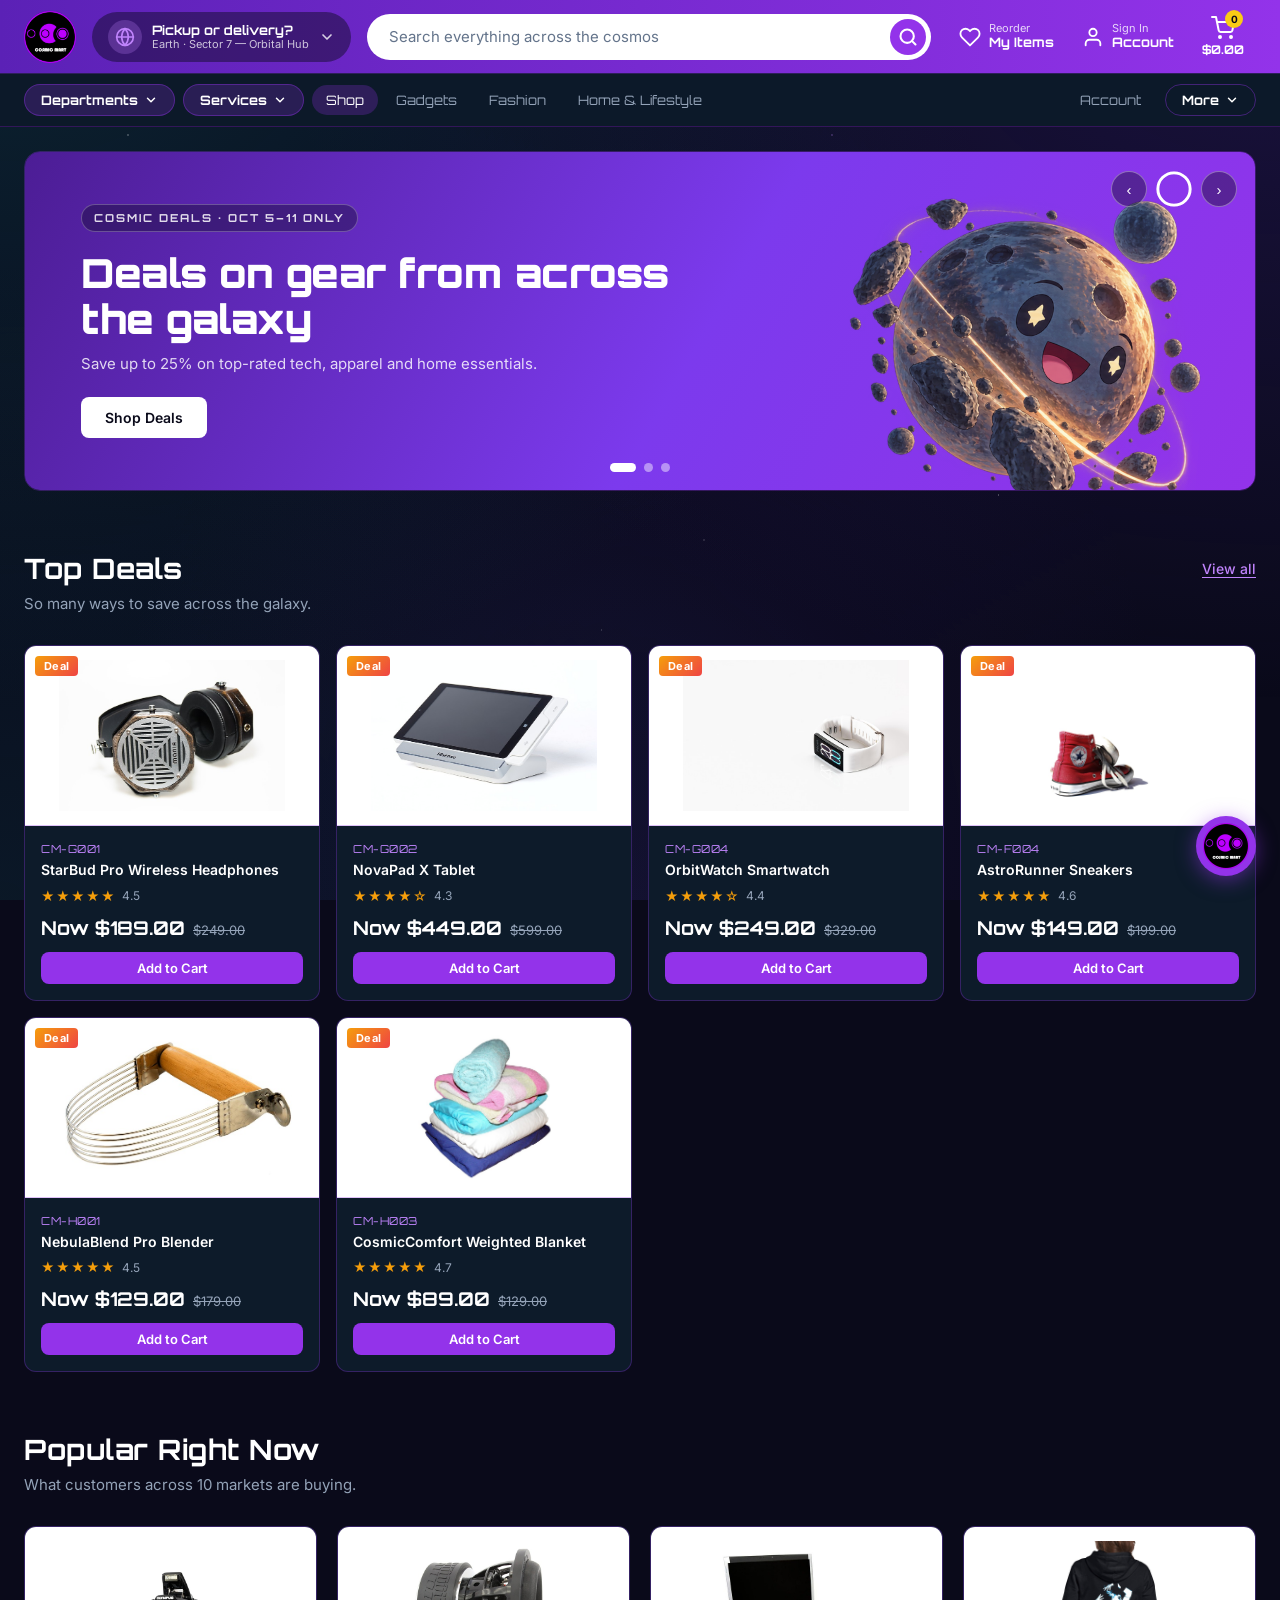
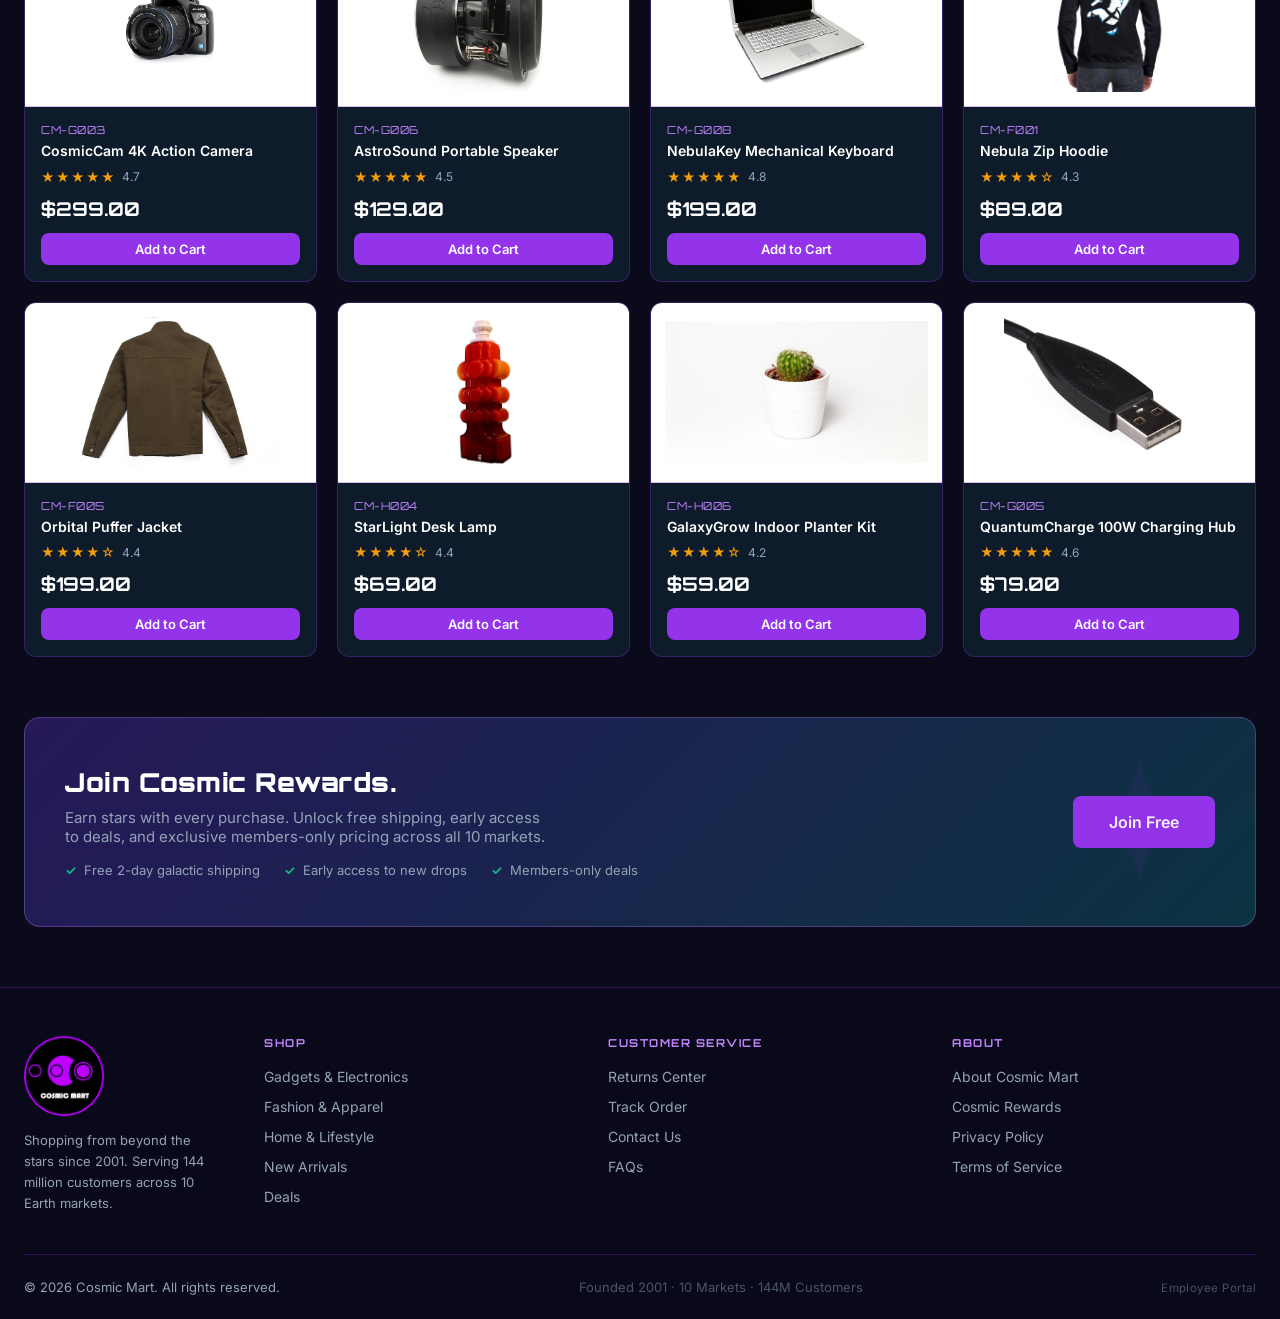
<file: cosmic-mart/index.html>
<!DOCTYPE html>
<html lang="en">
<head>
  <meta charset="UTF-8"/>
  <meta name="viewport" content="width=device-width, initial-scale=1.0"/>
  <title>Cosmic Mart — Shop the Cosmos</title>
  <link rel="preconnect" href="https://fonts.googleapis.com">
  <link rel="preconnect" href="https://fonts.gstatic.com" crossorigin>
  <link href="https://fonts.googleapis.com/css2?family=Orbitron:wght@400;700;900&family=Inter:wght@300;400;500;600&display=swap" rel="stylesheet">
  <link rel="stylesheet" href="css/global.css">
  <link rel="stylesheet" href="css/components.css">
  <link rel="stylesheet" href="css/pages/home.css">
</head>
<body>

<nav class="cm-nav">
  <div class="cm-nav-main">
    <a href="index.html" class="cm-nav-logo">
      <img src="assets/logo.png" alt="Cosmic Mart" class="cm-logo-img">
    </a>
    <button type="button" class="cm-nav-location">
      <span class="cm-nav-location-icon">
        <svg width="20" height="20" viewBox="0 0 24 24" fill="none" stroke="currentColor" stroke-width="2" stroke-linecap="round" stroke-linejoin="round"><circle cx="12" cy="12" r="10"/><line x1="2" y1="12" x2="22" y2="12"/><path d="M12 2a15.3 15.3 0 0 1 4 10 15.3 15.3 0 0 1-4 10 15.3 15.3 0 0 1-4-10 15.3 15.3 0 0 1 4-10z"/></svg>
      </span>
      <span class="cm-nav-location-text">
        <strong>Pickup or delivery?</strong>
        <small>Earth &middot; Sector 7 &mdash; Orbital Hub</small>
      </span>
      <svg class="cm-nav-chevron" width="16" height="16" viewBox="0 0 24 24" fill="none" stroke="currentColor" stroke-width="2.5" stroke-linecap="round" stroke-linejoin="round"><polyline points="6 9 12 15 18 9"/></svg>
    </button>
    <form class="cm-nav-search" role="search" onsubmit="return false;">
      <input type="search" class="cm-nav-search-input" placeholder="Search everything across the cosmos" aria-label="Search Cosmic Mart">
      <button type="button" class="cm-nav-search-btn" aria-label="Search">
        <svg width="20" height="20" viewBox="0 0 24 24" fill="none" stroke="currentColor" stroke-width="2.5" stroke-linecap="round" stroke-linejoin="round"><circle cx="11" cy="11" r="8"/><line x1="21" y1="21" x2="16.65" y2="16.65"/></svg>
      </button>
    </form>
    <div class="cm-nav-actions">
      <a href="#" class="cm-nav-action cm-nav-action-reorder">
        <svg width="22" height="22" viewBox="0 0 24 24" fill="none" stroke="currentColor" stroke-width="2" stroke-linecap="round" stroke-linejoin="round"><path d="M20.84 4.61a5.5 5.5 0 0 0-7.78 0L12 5.67l-1.06-1.06a5.5 5.5 0 0 0-7.78 7.78l1.06 1.06L12 21.23l7.78-7.78 1.06-1.06a5.5 5.5 0 0 0 0-7.78z"/></svg>
        <span class="cm-nav-action-text">
          <small>Reorder</small>
          <strong>My Items</strong>
        </span>
      </a>
      <a href="account.html" class="cm-nav-action">
        <svg width="22" height="22" viewBox="0 0 24 24" fill="none" stroke="currentColor" stroke-width="2" stroke-linecap="round" stroke-linejoin="round"><path d="M20 21v-2a4 4 0 0 0-4-4H8a4 4 0 0 0-4 4v2"/><circle cx="12" cy="7" r="4"/></svg>
        <span class="cm-nav-action-text">
          <small>Sign In</small>
          <strong>Account</strong>
        </span>
      </a>
      <a href="#" class="cm-nav-cart">
        <span class="cm-nav-cart-icon">
          <svg width="24" height="24" viewBox="0 0 24 24" fill="none" stroke="currentColor" stroke-width="2" stroke-linecap="round" stroke-linejoin="round"><circle cx="9" cy="21" r="1"/><circle cx="20" cy="21" r="1"/><path d="M1 1h4l2.68 13.39a2 2 0 0 0 2 1.61h9.72a2 2 0 0 0 2-1.61L23 6H6"/></svg>
          <span class="cm-cart-badge">0</span>
        </span>
        <strong class="cm-nav-cart-total">$0.00</strong>
      </a>
    </div>
  </div>
  <div class="cm-nav-sub">
    <button type="button" class="cm-nav-pill cm-nav-pill-solid">
      Departments
      <svg width="14" height="14" viewBox="0 0 24 24" fill="none" stroke="currentColor" stroke-width="2.5" stroke-linecap="round" stroke-linejoin="round"><polyline points="6 9 12 15 18 9"/></svg>
    </button>
    <button type="button" class="cm-nav-pill cm-nav-pill-solid">
      Services
      <svg width="14" height="14" viewBox="0 0 24 24" fill="none" stroke="currentColor" stroke-width="2.5" stroke-linecap="round" stroke-linejoin="round"><polyline points="6 9 12 15 18 9"/></svg>
    </button>
    <ul class="cm-nav-links">
      <li><a href="index.html">Shop</a></li>
      <li><a href="gadgets.html">Gadgets</a></li>
      <li><a href="fashion.html">Fashion</a></li>
      <li><a href="home.html">Home &amp; Lifestyle</a></li>
    </ul>
    <div class="cm-nav-end">
      <a href="account.html" class="cm-nav-account">Account</a>
      <div class="cm-nav-more" id="cmNavMore">
        <button type="button" class="cm-nav-pill cm-nav-pill-more" id="cmMoreBtn" aria-haspopup="true" aria-expanded="false" aria-controls="cmMoreMenu">
          More
          <svg width="14" height="14" viewBox="0 0 24 24" fill="none" stroke="currentColor" stroke-width="2.5" stroke-linecap="round" stroke-linejoin="round"><polyline points="6 9 12 15 18 9"/></svg>
        </button>
        <div class="cm-nav-more-menu" id="cmMoreMenu" role="menu" hidden>
          <a href="returns.html" role="menuitem">Returns</a>
          <a href="dashboard.html" role="menuitem" style="color:#c084fc;font-weight:600;">Returns Dashboard</a>
          <a href="escalation.html" role="menuitem" style="color:#c084fc;font-weight:600;">Escalation Queue</a>
          <a href="#" role="menuitem">New Arrivals</a>
          <a href="#" role="menuitem">Cosmic Rewards</a>
          <a href="#" role="menuitem">Track Order</a>
          <a href="#" role="menuitem">Help</a>
        </div>
      </div>
    </div>
  </div>
</nav>

<main>
  <!-- Promo Carousel -->
  <section class="cm-carousel">
    <div class="cm-carousel-viewport" id="cmCarousel">
      <div class="cm-carousel-slide cm-carousel-slide-1 active">
        <span class="cm-carousel-eyebrow">Cosmic Deals · Oct 5–11 Only</span>
        <h2 class="cm-carousel-headline">Deals on gear from across the galaxy</h2>
        <p class="cm-carousel-sub">Save up to 25% on top-rated tech, apparel and home essentials.</p>
        <a href="gadgets.html" class="cm-btn cm-carousel-cta">Shop Deals</a>
        <div class="cm-carousel-planet cm-carousel-planet--asteroid">
          <img src="assets/planets/cosmic_planet_asteroid.png" alt="" aria-hidden="true" draggable="false">
        </div>
      </div>
      <div class="cm-carousel-slide cm-carousel-slide-2">
        <span class="cm-carousel-eyebrow">New Arrivals</span>
        <h2 class="cm-carousel-headline">Fresh drops from three star systems</h2>
        <p class="cm-carousel-sub">Just landed — the latest in cosmic fashion and lifestyle.</p>
        <a href="fashion.html" class="cm-btn cm-carousel-cta">Shop New</a>
        <div class="cm-carousel-planet cm-carousel-planet--ringed">
          <img src="assets/planets/cosmic_planet_ringed.png" alt="" aria-hidden="true" draggable="false">
        </div>
      </div>
      <div class="cm-carousel-slide cm-carousel-slide-3">
        <span class="cm-carousel-eyebrow">Cosmic Rewards</span>
        <h2 class="cm-carousel-headline">Free priority shipping on every order</h2>
        <p class="cm-carousel-sub">Join free and earn stars on everything you buy.</p>
        <a href="#rewards" class="cm-btn cm-carousel-cta">Join Free</a>
        <div class="cm-carousel-planet cm-carousel-planet--earthlike">
          <img src="assets/planets/cosmic_planet_earthlike.png" alt="" aria-hidden="true" draggable="false">
        </div>
      </div>

      <div class="cm-carousel-controls">
        <button type="button" class="cm-carousel-btn" id="cmCarouselPrev" aria-label="Previous slide">&#8249;</button>
        <div class="cm-carousel-progress" id="cmCarouselProgress" role="progressbar" aria-label="Time until the next advertisement">
          <svg viewBox="0 0 40 40" aria-hidden="true" focusable="false">
            <circle class="cm-progress-track" cx="20" cy="20" r="17"></circle>
            <circle class="cm-progress-bar" cx="20" cy="20" r="17"></circle>
          </svg>
        </div>
        <button type="button" class="cm-carousel-btn" id="cmCarouselNext" aria-label="Next slide">&#8250;</button>
      </div>

      <div class="cm-carousel-dots" id="cmCarouselDots">
        <button type="button" class="cm-carousel-dot active" aria-label="Go to slide 1"></button>
        <button type="button" class="cm-carousel-dot" aria-label="Go to slide 2"></button>
        <button type="button" class="cm-carousel-dot" aria-label="Go to slide 3"></button>
      </div>
    </div>
  </section>

  <!-- Top Deals -->
  <section class="cm-section">
    <div class="cm-section-head">
      <h2 class="cm-section-title">Top Deals</h2>
      <a href="gadgets.html" class="cm-view-all">View all</a>
    </div>
    <p class="cm-section-subtitle">So many ways to save across the galaxy.</p>
    <div class="cm-deals-grid" id="dealsGrid"></div>
  </section>

  <!-- Popular Products -->
  <section class="cm-section cm-section-tight" id="popular">
    <h2 class="cm-section-title">Popular Right Now</h2>
    <p class="cm-section-subtitle">What customers across 10 markets are buying.</p>
    <div class="cm-product-grid" id="popularGrid"></div>
  </section>

  <!-- Cosmic Rewards Banner -->
  <section class="cm-section cm-section-tight" id="rewards">
    <div class="cm-rewards-banner">
      <div class="cm-rewards-banner-content">
        <h2>Join Cosmic Rewards.</h2>
        <p>Earn stars with every purchase. Unlock free shipping, early access to deals, and exclusive members-only pricing across all 10 markets.</p>
        <div class="cm-rewards-perks">
          <span class="cm-rewards-perk">Free 2-day galactic shipping</span>
          <span class="cm-rewards-perk">Early access to new drops</span>
          <span class="cm-rewards-perk">Members-only deals</span>
        </div>
      </div>
      <div class="cm-rewards-cta">
        <a href="#" class="cm-btn cm-btn-primary">Join Free</a>
      </div>
    </div>
  </section>
</main>

<footer class="cm-footer">
  <div class="cm-footer-inner">
    <div class="cm-footer-top">
      <div class="cm-footer-brand">
        <img src="assets/logo.png" alt="Cosmic Mart" class="cm-footer-logo">
        <p>Shopping from beyond the stars since 2001. Serving 144 million customers across 10 Earth markets.</p>
      </div>
      <div class="cm-footer-col">
        <h4>Shop</h4>
        <ul>
          <li><a href="gadgets.html">Gadgets &amp; Electronics</a></li>
          <li><a href="fashion.html">Fashion &amp; Apparel</a></li>
          <li><a href="home.html">Home &amp; Lifestyle</a></li>
          <li><a href="#">New Arrivals</a></li>
          <li><a href="#">Deals</a></li>
        </ul>
      </div>
      <div class="cm-footer-col">
        <h4>Customer Service</h4>
        <ul>
          <li><a href="returns.html">Returns Center</a></li>
          <li><a href="#">Track Order</a></li>
          <li><a href="#">Contact Us</a></li>
          <li><a href="#">FAQs</a></li>
        </ul>
      </div>
      <div class="cm-footer-col">
        <h4>About</h4>
        <ul>
          <li><a href="#">About Cosmic Mart</a></li>
          <li><a href="#">Cosmic Rewards</a></li>
          <li><a href="#">Privacy Policy</a></li>
          <li><a href="#">Terms of Service</a></li>
        </ul>
      </div>
    </div>
    <div class="cm-footer-bottom">
      <p>© 2026 Cosmic Mart. All rights reserved.</p>
      <p class="cm-footer-meta">Founded 2001 · 10 Markets · 144M Customers</p>
      <p class="cm-footer-portal"><a href="login.html">Employee Portal</a></p>
    </div>
  </div>
</footer>

<script src="js/config.js"></script>
<script src="js/mock-data.js"></script>
<script src="js/global.js"></script>
<script>
  document.addEventListener('DOMContentLoaded', function () {

    /* ----- Product cards ----- */
    const DEALS = ['CM-G001','CM-G002','CM-G004','CM-F004','CM-H001','CM-H003'];
    const POPULAR = ['CM-G003','CM-G006','CM-G008','CM-F001','CM-F005','CM-H004','CM-H006','CM-G005'];

    function buildCard(p, isDeal) {
      const stars = Math.round(p.rating);
      const card = document.createElement('div');
      card.className = 'cm-product-card' + (isDeal ? ' cm-has-deal' : '');

      const badge = isDeal ? '<span class="cm-deal-badge">Deal</span>' : '';
      const price = isDeal && p.listPrice
        ? '<div class="cm-price-row"><span class="cm-price-now">Now $' + p.price.toFixed(2) + '</span>' +
          '<span class="cm-price-was">$' + p.listPrice.toFixed(2) + '</span></div>'
        : '<div class="cm-price-row"><span class="cm-price-now">$' + p.price.toFixed(2) + '</span></div>';

      card.innerHTML =
        '<div class="cm-product-img">' + badge +
          '<img src="assets/products/' + p.id + '.jpg" alt="' + p.name + '" loading="lazy">' +
        '</div>' +
        '<div class="cm-product-body">' +
          '<div class="cm-product-sku">' + p.id + '</div>' +
          '<div class="cm-product-name">' + p.name + '</div>' +
          '<div class="cm-rating"><span class="cm-stars">' + '★'.repeat(stars) + '☆'.repeat(5 - stars) + '</span><span class="cm-rating-num">' + p.rating + '</span></div>' +
          price +
          '<div class="cm-product-actions"><button class="cm-btn cm-btn-primary cm-btn-sm" onclick="alert(\'Added to cart!\')">Add to Cart</button></div>' +
        '</div>';
      return card;
    }

    function fillGrid(gridId, ids, isDeal) {
      const grid = document.getElementById(gridId);
      if (!grid || !window.mockData) return;
      ids.forEach(function (id) {
        const p = window.mockData.products.find(function (x) { return x.id === id; });
        if (p) grid.appendChild(buildCard(p, isDeal));
      });
    }

    fillGrid('dealsGrid', DEALS, true);
    fillGrid('popularGrid', POPULAR, false);

    /* ----- Promo carousel ----- */
    const root = document.getElementById('cmCarousel');
    if (!root) return;

    const slides = root.querySelectorAll('.cm-carousel-slide');
    const dots = Array.prototype.slice.call(document.querySelectorAll('#cmCarouselDots .cm-carousel-dot'));
    const progress = document.getElementById('cmCarouselProgress');
    const INTERVAL = 5000;
    let current = 0;
    let timer = null;

    // Replay the ring animation from zero. Removing the class alone is not
    // enough - the reflow is what makes the browser restart it.
    function restartCountdown() {
      if (!progress) return;
      progress.classList.remove('is-running');
      void progress.offsetWidth;
      progress.classList.add('is-running');
    }

    function show(i) {
      current = (i + slides.length) % slides.length;
      slides.forEach(function (s, n) { s.classList.toggle('active', n === current); });
      dots.forEach(function (d, n) { d.classList.toggle('active', n === current); });
      restartCountdown();
    }

    function start() {
      stop();
      timer = setInterval(function () { show(current + 1); }, INTERVAL);
    }

    function stop() {
      if (timer) { clearInterval(timer); timer = null; }
    }

    // Advancing manually restarts the timer so the new slide gets a full interval
    function go(i) {
      show(i);
      start();
    }

    document.getElementById('cmCarouselPrev').addEventListener('click', function () { go(current - 1); });
    document.getElementById('cmCarouselNext').addEventListener('click', function () { go(current + 1); });
    dots.forEach(function (d, n) { d.addEventListener('click', function () { go(n); }); });

    show(0);
    start();
  });
</script>
</body>
</html>
</file>
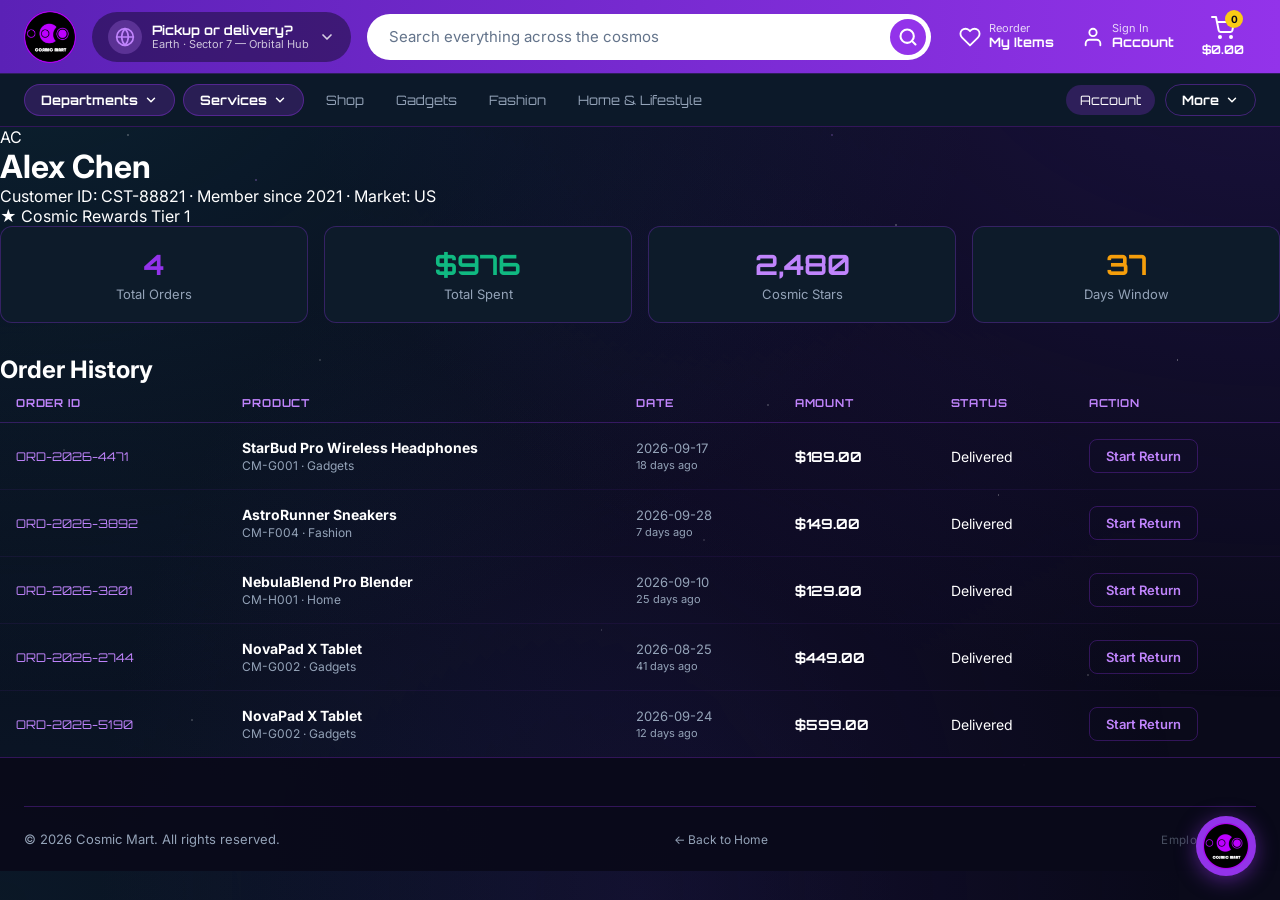
<file: cosmic-mart/account.html>
<!DOCTYPE html>
<html lang="en">
<head>
  <meta charset="UTF-8"/>
  <meta name="viewport" content="width=device-width, initial-scale=1.0"/>
  <title>My Account — Cosmic Mart</title>
  <link rel="preconnect" href="https://fonts.googleapis.com">
  <link rel="preconnect" href="https://fonts.gstatic.com" crossorigin>
  <link href="https://fonts.googleapis.com/css2?family=Orbitron:wght@400;700;900&family=Inter:wght@300;400;500;600&display=swap" rel="stylesheet">
  <link rel="stylesheet" href="css/global.css">
  <link rel="stylesheet" href="css/components.css">
  <link rel="stylesheet" href="css/pages/returns.css">
</head>
<body>

<nav class="cm-nav">
  <div class="cm-nav-main">
    <a href="index.html" class="cm-nav-logo">
      <img src="assets/logo.png" alt="Cosmic Mart" class="cm-logo-img">
    </a>
    <button type="button" class="cm-nav-location">
      <span class="cm-nav-location-icon">
        <svg width="20" height="20" viewBox="0 0 24 24" fill="none" stroke="currentColor" stroke-width="2" stroke-linecap="round" stroke-linejoin="round"><circle cx="12" cy="12" r="10"/><line x1="2" y1="12" x2="22" y2="12"/><path d="M12 2a15.3 15.3 0 0 1 4 10 15.3 15.3 0 0 1-4 10 15.3 15.3 0 0 1-4-10 15.3 15.3 0 0 1 4-10z"/></svg>
      </span>
      <span class="cm-nav-location-text">
        <strong>Pickup or delivery?</strong>
        <small>Earth &middot; Sector 7 &mdash; Orbital Hub</small>
      </span>
      <svg class="cm-nav-chevron" width="16" height="16" viewBox="0 0 24 24" fill="none" stroke="currentColor" stroke-width="2.5" stroke-linecap="round" stroke-linejoin="round"><polyline points="6 9 12 15 18 9"/></svg>
    </button>
    <form class="cm-nav-search" role="search" onsubmit="return false;">
      <input type="search" class="cm-nav-search-input" placeholder="Search everything across the cosmos" aria-label="Search Cosmic Mart">
      <button type="button" class="cm-nav-search-btn" aria-label="Search">
        <svg width="20" height="20" viewBox="0 0 24 24" fill="none" stroke="currentColor" stroke-width="2.5" stroke-linecap="round" stroke-linejoin="round"><circle cx="11" cy="11" r="8"/><line x1="21" y1="21" x2="16.65" y2="16.65"/></svg>
      </button>
    </form>
    <div class="cm-nav-actions">
      <a href="#" class="cm-nav-action cm-nav-action-reorder">
        <svg width="22" height="22" viewBox="0 0 24 24" fill="none" stroke="currentColor" stroke-width="2" stroke-linecap="round" stroke-linejoin="round"><path d="M20.84 4.61a5.5 5.5 0 0 0-7.78 0L12 5.67l-1.06-1.06a5.5 5.5 0 0 0-7.78 7.78l1.06 1.06L12 21.23l7.78-7.78 1.06-1.06a5.5 5.5 0 0 0 0-7.78z"/></svg>
        <span class="cm-nav-action-text">
          <small>Reorder</small>
          <strong>My Items</strong>
        </span>
      </a>
      <a href="account.html" class="cm-nav-action">
        <svg width="22" height="22" viewBox="0 0 24 24" fill="none" stroke="currentColor" stroke-width="2" stroke-linecap="round" stroke-linejoin="round"><path d="M20 21v-2a4 4 0 0 0-4-4H8a4 4 0 0 0-4 4v2"/><circle cx="12" cy="7" r="4"/></svg>
        <span class="cm-nav-action-text">
          <small>Sign In</small>
          <strong>Account</strong>
        </span>
      </a>
      <a href="#" class="cm-nav-cart">
        <span class="cm-nav-cart-icon">
          <svg width="24" height="24" viewBox="0 0 24 24" fill="none" stroke="currentColor" stroke-width="2" stroke-linecap="round" stroke-linejoin="round"><circle cx="9" cy="21" r="1"/><circle cx="20" cy="21" r="1"/><path d="M1 1h4l2.68 13.39a2 2 0 0 0 2 1.61h9.72a2 2 0 0 0 2-1.61L23 6H6"/></svg>
          <span class="cm-cart-badge">0</span>
        </span>
        <strong class="cm-nav-cart-total">$0.00</strong>
      </a>
    </div>
  </div>
  <div class="cm-nav-sub">
    <button type="button" class="cm-nav-pill cm-nav-pill-solid">
      Departments
      <svg width="14" height="14" viewBox="0 0 24 24" fill="none" stroke="currentColor" stroke-width="2.5" stroke-linecap="round" stroke-linejoin="round"><polyline points="6 9 12 15 18 9"/></svg>
    </button>
    <button type="button" class="cm-nav-pill cm-nav-pill-solid">
      Services
      <svg width="14" height="14" viewBox="0 0 24 24" fill="none" stroke="currentColor" stroke-width="2.5" stroke-linecap="round" stroke-linejoin="round"><polyline points="6 9 12 15 18 9"/></svg>
    </button>
    <ul class="cm-nav-links">
      <li><a href="index.html">Shop</a></li>
      <li><a href="gadgets.html">Gadgets</a></li>
      <li><a href="fashion.html">Fashion</a></li>
      <li><a href="home.html">Home &amp; Lifestyle</a></li>
    </ul>
    <div class="cm-nav-end">
      <a href="account.html" class="cm-nav-account">Account</a>
      <div class="cm-nav-more" id="cmNavMore">
        <button type="button" class="cm-nav-pill cm-nav-pill-more" id="cmMoreBtn" aria-haspopup="true" aria-expanded="false" aria-controls="cmMoreMenu">
          More
          <svg width="14" height="14" viewBox="0 0 24 24" fill="none" stroke="currentColor" stroke-width="2.5" stroke-linecap="round" stroke-linejoin="round"><polyline points="6 9 12 15 18 9"/></svg>
        </button>
        <div class="cm-nav-more-menu" id="cmMoreMenu" role="menu" hidden>
          <a href="returns.html" role="menuitem">Returns</a>
          <a href="dashboard.html" role="menuitem" style="color:#c084fc;font-weight:600;">Returns Dashboard</a>
          <a href="escalation.html" role="menuitem" style="color:#c084fc;font-weight:600;">Escalation Queue</a>
          <a href="#" role="menuitem">New Arrivals</a>
          <a href="#" role="menuitem">Cosmic Rewards</a>
          <a href="#" role="menuitem">Track Order</a>
          <a href="#" role="menuitem">Help</a>
        </div>
      </div>
    </div>
  </div>
</nav>

<main>
  <div class="cm-account-hero">
    <div class="cm-account-hero-inner">
      <div class="cm-account-avatar">AC</div>
      <div class="cm-account-info">
        <h1>Alex Chen</h1>
        <p>Customer ID: CST-88821 · Member since 2021 · Market: US</p>
        <div class="cm-account-tier-badge">★ Cosmic Rewards Tier 1</div>
      </div>
    </div>
  </div>

  <div class="cm-account-layout">
    <!-- Account Stats -->
    <div style="display:grid;grid-template-columns:repeat(4,1fr);gap:16px;margin-bottom:32px;">
      <div style="background:var(--bg-secondary);border:1px solid var(--border-purple);border-radius:12px;padding:20px;text-align:center;">
        <div style="font-family:'Orbitron',sans-serif;font-size:28px;font-weight:700;color:#9333ea;">4</div>
        <div style="color:#94a3b8;font-size:13px;margin-top:4px;">Total Orders</div>
      </div>
      <div style="background:var(--bg-secondary);border:1px solid var(--border-purple);border-radius:12px;padding:20px;text-align:center;">
        <div style="font-family:'Orbitron',sans-serif;font-size:28px;font-weight:700;color:#10b981;">$976</div>
        <div style="color:#94a3b8;font-size:13px;margin-top:4px;">Total Spent</div>
      </div>
      <div style="background:var(--bg-secondary);border:1px solid var(--border-purple);border-radius:12px;padding:20px;text-align:center;">
        <div style="font-family:'Orbitron',sans-serif;font-size:28px;font-weight:700;color:#c084fc;">2,480</div>
        <div style="color:#94a3b8;font-size:13px;margin-top:4px;">Cosmic Stars</div>
      </div>
      <div style="background:var(--bg-secondary);border:1px solid var(--border-purple);border-radius:12px;padding:20px;text-align:center;">
        <div style="font-family:'Orbitron',sans-serif;font-size:28px;font-weight:700;color:#f59e0b;">37</div>
        <div style="color:#94a3b8;font-size:13px;margin-top:4px;">Days Window</div>
      </div>
    </div>

    <!-- Orders Table -->
    <div class="cm-table-card">
      <div class="cm-table-header">
        <h2>Order History</h2>
      </div>
      <table class="cm-table" id="ordersTable">
        <thead>
          <tr>
            <th>Order ID</th>
            <th>Product</th>
            <th>Date</th>
            <th>Amount</th>
            <th>Status</th>
            <th>Action</th>
          </tr>
        </thead>
        <tbody id="ordersBody"></tbody>
      </table>
    </div>
  </div>
</main>

<footer class="cm-footer">
  <div class="cm-footer-inner">
    <div class="cm-footer-bottom">
      <p>© 2026 Cosmic Mart. All rights reserved.</p>
      <p style="color:#4b5563;font-size:12px;"><a href="index.html" style="color:#94a3b8;text-decoration:none;">← Back to Home</a></p>
      <p class="cm-footer-portal"><a href="login.html">Employee Portal</a></p>
    </div>
  </div>
</footer>

<script src="js/config.js"></script>
<script src="js/mock-data.js"></script>
<script src="js/global.js"></script>
<script>
  document.addEventListener('DOMContentLoaded', function () {
    const tbody = document.getElementById('ordersBody');
    const orders = window.mockData.orders;

    Object.values(orders).forEach(function (order) {
      const tr = document.createElement('tr');
      tr.innerHTML =
        '<td style="font-family:\'Orbitron\',sans-serif;font-size:12px;color:#c084fc;">' + order.order_id + '</td>' +
        '<td><strong>' + order.product_name + '</strong><br><span style="font-size:12px;color:#94a3b8;">' + order.product_id + ' · ' + order.product_category.charAt(0).toUpperCase() + order.product_category.slice(1) + '</span></td>' +
        '<td style="color:#94a3b8;font-size:13px;">' + order.purchase_date + '<br><span style="font-size:11px;">' + order.days_since_purchase + ' days ago</span></td>' +
        '<td style="font-family:\'Orbitron\',sans-serif;font-size:14px;font-weight:700;">$' + order.purchase_price.toFixed(2) + '</td>' +
        '<td><span class="cm-status-pill cm-status-delivered">' + order.order_status + '</span></td>' +
        '<td><a href="returns.html?order=' + order.order_id + '" class="cm-btn cm-btn-secondary cm-btn-sm">Start Return</a></td>';
      tbody.appendChild(tr);
    });
  });
</script>
</body>
</html>
</file>
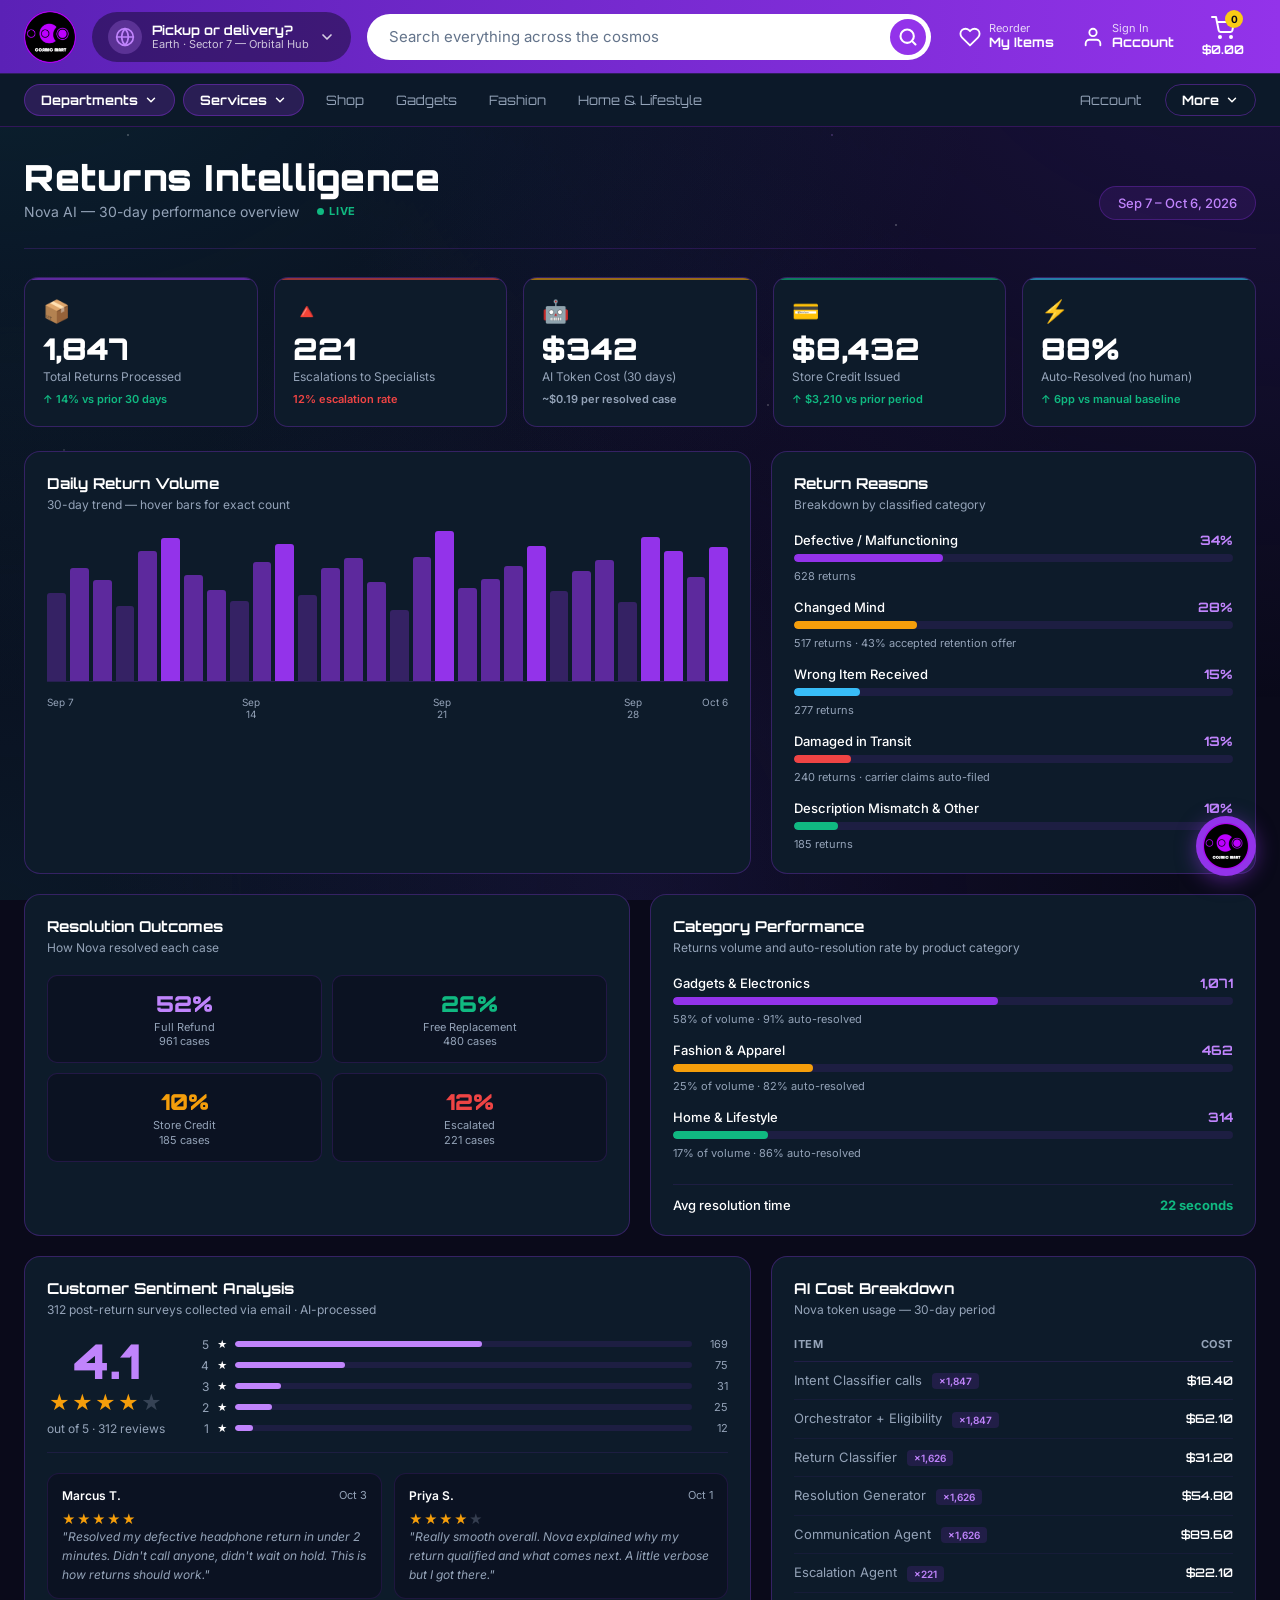
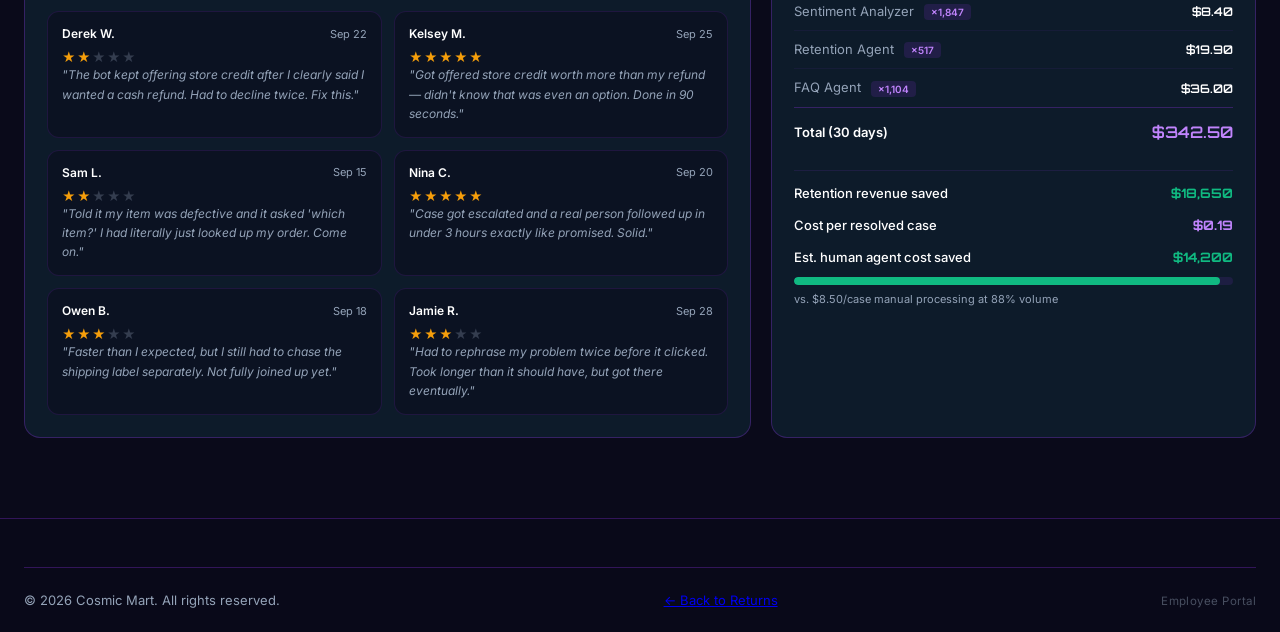
<file: cosmic-mart/dashboard.html>
<!DOCTYPE html>
<html lang="en">
<head>
  <meta charset="UTF-8"/>
  <meta name="viewport" content="width=device-width, initial-scale=1.0"/>
  <title>Returns Intelligence Dashboard — Cosmic Mart</title>
  <link rel="preconnect" href="https://fonts.googleapis.com">
  <link rel="preconnect" href="https://fonts.gstatic.com" crossorigin>
  <link href="https://fonts.googleapis.com/css2?family=Orbitron:wght@400;700;900&family=Inter:wght@300;400;500;600&display=swap" rel="stylesheet">
  <link rel="stylesheet" href="css/global.css">
  <link rel="stylesheet" href="css/components.css">
  <link rel="stylesheet" href="css/pages/dashboard.css">
</head>
<body>

<nav class="cm-nav">
  <div class="cm-nav-main">
    <a href="index.html" class="cm-nav-logo">
      <img src="assets/logo.png" alt="Cosmic Mart" class="cm-logo-img">
    </a>
    <button type="button" class="cm-nav-location">
      <span class="cm-nav-location-icon">
        <svg width="20" height="20" viewBox="0 0 24 24" fill="none" stroke="currentColor" stroke-width="2" stroke-linecap="round" stroke-linejoin="round"><circle cx="12" cy="12" r="10"/><line x1="2" y1="12" x2="22" y2="12"/><path d="M12 2a15.3 15.3 0 0 1 4 10 15.3 15.3 0 0 1-4 10 15.3 15.3 0 0 1-4-10 15.3 15.3 0 0 1 4-10z"/></svg>
      </span>
      <span class="cm-nav-location-text">
        <strong>Pickup or delivery?</strong>
        <small>Earth &middot; Sector 7 &mdash; Orbital Hub</small>
      </span>
      <svg class="cm-nav-chevron" width="16" height="16" viewBox="0 0 24 24" fill="none" stroke="currentColor" stroke-width="2.5" stroke-linecap="round" stroke-linejoin="round"><polyline points="6 9 12 15 18 9"/></svg>
    </button>
    <form class="cm-nav-search" role="search" onsubmit="return false;">
      <input type="search" class="cm-nav-search-input" placeholder="Search everything across the cosmos" aria-label="Search Cosmic Mart">
      <button type="button" class="cm-nav-search-btn" aria-label="Search">
        <svg width="20" height="20" viewBox="0 0 24 24" fill="none" stroke="currentColor" stroke-width="2.5" stroke-linecap="round" stroke-linejoin="round"><circle cx="11" cy="11" r="8"/><line x1="21" y1="21" x2="16.65" y2="16.65"/></svg>
      </button>
    </form>
    <div class="cm-nav-actions">
      <a href="#" class="cm-nav-action cm-nav-action-reorder">
        <svg width="22" height="22" viewBox="0 0 24 24" fill="none" stroke="currentColor" stroke-width="2" stroke-linecap="round" stroke-linejoin="round"><path d="M20.84 4.61a5.5 5.5 0 0 0-7.78 0L12 5.67l-1.06-1.06a5.5 5.5 0 0 0-7.78 7.78l1.06 1.06L12 21.23l7.78-7.78 1.06-1.06a5.5 5.5 0 0 0 0-7.78z"/></svg>
        <span class="cm-nav-action-text"><small>Reorder</small><strong>My Items</strong></span>
      </a>
      <a href="account.html" class="cm-nav-action">
        <svg width="22" height="22" viewBox="0 0 24 24" fill="none" stroke="currentColor" stroke-width="2" stroke-linecap="round" stroke-linejoin="round"><path d="M20 21v-2a4 4 0 0 0-4-4H8a4 4 0 0 0-4 4v2"/><circle cx="12" cy="7" r="4"/></svg>
        <span class="cm-nav-action-text"><small>Sign In</small><strong>Account</strong></span>
      </a>
      <a href="#" class="cm-nav-cart">
        <span class="cm-nav-cart-icon">
          <svg width="24" height="24" viewBox="0 0 24 24" fill="none" stroke="currentColor" stroke-width="2" stroke-linecap="round" stroke-linejoin="round"><circle cx="9" cy="21" r="1"/><circle cx="20" cy="21" r="1"/><path d="M1 1h4l2.68 13.39a2 2 0 0 0 2 1.61h9.72a2 2 0 0 0 2-1.61L23 6H6"/></svg>
          <span class="cm-cart-badge">0</span>
        </span>
        <strong class="cm-nav-cart-total">$0.00</strong>
      </a>
    </div>
  </div>
  <div class="cm-nav-sub">
    <button type="button" class="cm-nav-pill cm-nav-pill-solid">Departments <svg width="14" height="14" viewBox="0 0 24 24" fill="none" stroke="currentColor" stroke-width="2.5" stroke-linecap="round" stroke-linejoin="round"><polyline points="6 9 12 15 18 9"/></svg></button>
    <button type="button" class="cm-nav-pill cm-nav-pill-solid">Services <svg width="14" height="14" viewBox="0 0 24 24" fill="none" stroke="currentColor" stroke-width="2.5" stroke-linecap="round" stroke-linejoin="round"><polyline points="6 9 12 15 18 9"/></svg></button>
    <ul class="cm-nav-links">
      <li><a href="index.html">Shop</a></li>
      <li><a href="gadgets.html">Gadgets</a></li>
      <li><a href="fashion.html">Fashion</a></li>
      <li><a href="home.html">Home &amp; Lifestyle</a></li>
    </ul>
    <div class="cm-nav-end">
      <a href="account.html" class="cm-nav-account">Account</a>
      <div class="cm-nav-more" id="cmNavMore">
        <button type="button" class="cm-nav-pill cm-nav-pill-more" id="cmMoreBtn" aria-haspopup="true" aria-expanded="false" aria-controls="cmMoreMenu">
          More <svg width="14" height="14" viewBox="0 0 24 24" fill="none" stroke="currentColor" stroke-width="2.5" stroke-linecap="round" stroke-linejoin="round"><polyline points="6 9 12 15 18 9"/></svg>
        </button>
        <div class="cm-nav-more-menu" id="cmMoreMenu" role="menu" hidden>
          <a href="returns.html" role="menuitem">Returns</a>
          <a href="dashboard.html" role="menuitem" style="color:#c084fc;font-weight:600;">Returns Dashboard</a>
          <a href="escalation.html" role="menuitem" style="color:#c084fc;font-weight:600;">Escalation Queue <span class="esc-nav-badge" style="background:#ef4444;color:#fff;font-size:0.65rem;font-weight:700;padding:2px 6px;border-radius:20px;margin-left:4px;">6</span></a>
          <a href="#" role="menuitem">New Arrivals</a>
          <a href="#" role="menuitem">Cosmic Rewards</a>
          <a href="#" role="menuitem">Track Order</a>
          <a href="#" role="menuitem">Help</a>
        </div>
      </div>
    </div>
  </div>
</nav>

<main class="cm-dashboard-page">

  <!-- ── Header ── -->
  <section class="cm-dash-head">
    <div class="cm-dash-head-text">
      <h1>Returns Intelligence</h1>
      <p>
        Nova AI &mdash; 30-day performance overview &nbsp;
        <span class="cm-dash-live"><span class="cm-dash-live-dot"></span>LIVE</span>
      </p>
    </div>
    <span class="cm-dash-date">Sep 7 &ndash; Oct 6, 2026</span>
  </section>

  <!-- ── KPI Cards ── -->
  <div class="cm-dash-kpis">

    <div class="cm-kpi-card">
      <span class="cm-kpi-icon">📦</span>
      <span class="cm-kpi-value" id="dashReturns">1,847</span>
      <span class="cm-kpi-label">Total Returns Processed</span>
      <span class="cm-kpi-delta up">↑ 14% vs prior 30 days</span>
    </div>

    <div class="cm-kpi-card is-danger">
      <span class="cm-kpi-icon">🔺</span>
      <span class="cm-kpi-value">221</span>
      <span class="cm-kpi-label">Escalations to Specialists</span>
      <span class="cm-kpi-delta down">12% escalation rate</span>
    </div>

    <div class="cm-kpi-card is-warning">
      <span class="cm-kpi-icon">🤖</span>
      <span class="cm-kpi-value">$342</span>
      <span class="cm-kpi-label">AI Token Cost (30 days)</span>
      <span class="cm-kpi-delta flat">~$0.19 per resolved case</span>
    </div>

    <div class="cm-kpi-card is-success">
      <span class="cm-kpi-icon">💳</span>
      <span class="cm-kpi-value">$8,432</span>
      <span class="cm-kpi-label">Store Credit Issued</span>
      <span class="cm-kpi-delta up">↑ $3,210 vs prior period</span>
    </div>

    <div class="cm-kpi-card is-info">
      <span class="cm-kpi-icon">⚡</span>
      <span class="cm-kpi-value">88%</span>
      <span class="cm-kpi-label">Auto-Resolved (no human)</span>
      <span class="cm-kpi-delta up">↑ 6pp vs manual baseline</span>
    </div>

  </div>

  <!-- ── 30-Day Trend + Return Reasons ── -->
  <div class="cm-dash-row cols-3-2">

    <div class="cm-dash-card">
      <div class="cm-dash-card-title">Daily Return Volume</div>
      <div class="cm-dash-card-sub">30-day trend — hover bars for exact count</div>
      <div class="cm-bar-chart">
        <div class="cm-bar-chart-area">
          <!-- Heights = (value/82)*150px. Bars ordered Sep 7 → Oct 6 -->
          <div class="cm-bar is-low"  style="height:88px"  data-value="48" title="Sep 7: 48"></div>
          <div class="cm-bar"         style="height:113px" data-value="62" title="Sep 8: 62"></div>
          <div class="cm-bar"         style="height:101px" data-value="55" title="Sep 9: 55"></div>
          <div class="cm-bar is-low"  style="height:75px"  data-value="41" title="Sep 10: 41"></div>
          <div class="cm-bar"         style="height:130px" data-value="71" title="Sep 11: 71"></div>
          <div class="cm-bar is-high" style="height:143px" data-value="78" title="Sep 12: 78"></div>
          <div class="cm-bar"         style="height:106px" data-value="58" title="Sep 13: 58"></div>
          <div class="cm-bar"         style="height:91px"  data-value="50" title="Sep 14: 50"></div>
          <div class="cm-bar is-low"  style="height:80px"  data-value="44" title="Sep 15: 44"></div>
          <div class="cm-bar"         style="height:119px" data-value="65" title="Sep 16: 65"></div>
          <div class="cm-bar is-high" style="height:137px" data-value="75" title="Sep 17: 75"></div>
          <div class="cm-bar is-low"  style="height:86px"  data-value="47" title="Sep 18: 47"></div>
          <div class="cm-bar"         style="height:113px" data-value="62" title="Sep 19: 62"></div>
          <div class="cm-bar"         style="height:123px" data-value="67" title="Sep 20: 67"></div>
          <div class="cm-bar"         style="height:99px"  data-value="54" title="Sep 21: 54"></div>
          <div class="cm-bar is-low"  style="height:71px"  data-value="39" title="Sep 22: 39"></div>
          <div class="cm-bar"         style="height:124px" data-value="68" title="Sep 23: 68"></div>
          <div class="cm-bar is-high" style="height:150px" data-value="82" title="Sep 24: 82"></div>
          <div class="cm-bar"         style="height:93px"  data-value="51" title="Sep 25: 51"></div>
          <div class="cm-bar"         style="height:102px" data-value="56" title="Sep 26: 56"></div>
          <div class="cm-bar"         style="height:115px" data-value="63" title="Sep 27: 63"></div>
          <div class="cm-bar is-high" style="height:135px" data-value="74" title="Sep 28: 74"></div>
          <div class="cm-bar is-low"  style="height:90px"  data-value="49" title="Sep 29: 49"></div>
          <div class="cm-bar"         style="height:110px" data-value="60" title="Sep 30: 60"></div>
          <div class="cm-bar"         style="height:121px" data-value="66" title="Oct 1: 66"></div>
          <div class="cm-bar is-low"  style="height:79px"  data-value="43" title="Oct 2: 43"></div>
          <div class="cm-bar is-high" style="height:144px" data-value="79" title="Oct 3: 79"></div>
          <div class="cm-bar is-high" style="height:130px" data-value="71" title="Oct 4: 71"></div>
          <div class="cm-bar"         style="height:104px" data-value="57" title="Oct 5: 57"></div>
          <div class="cm-bar is-high" style="height:134px" data-value="73" title="Oct 6: 73"></div>
        </div>
        <div class="cm-bar-chart-labels">
          <span>Sep 7</span>
          <span style="flex:6"></span>
          <span>Sep 14</span>
          <span style="flex:6"></span>
          <span>Sep 21</span>
          <span style="flex:6"></span>
          <span>Sep 28</span>
          <span style="flex:2"></span>
          <span>Oct 6</span>
        </div>
      </div>
    </div>

    <div class="cm-dash-card">
      <div class="cm-dash-card-title">Return Reasons</div>
      <div class="cm-dash-card-sub">Breakdown by classified category</div>
      <div class="cm-metric-list">
        <div class="cm-metric-row">
          <div class="cm-metric-row-header">
            <span class="cm-metric-row-label">Defective / Malfunctioning</span>
            <span class="cm-metric-row-value">34%</span>
          </div>
          <div class="cm-metric-track"><div class="cm-metric-fill" style="width:34%"></div></div>
          <span class="cm-metric-sub">628 returns</span>
        </div>
        <div class="cm-metric-row">
          <div class="cm-metric-row-header">
            <span class="cm-metric-row-label">Changed Mind</span>
            <span class="cm-metric-row-value">28%</span>
          </div>
          <div class="cm-metric-track"><div class="cm-metric-fill warning" style="width:28%"></div></div>
          <span class="cm-metric-sub">517 returns · 43% accepted retention offer</span>
        </div>
        <div class="cm-metric-row">
          <div class="cm-metric-row-header">
            <span class="cm-metric-row-label">Wrong Item Received</span>
            <span class="cm-metric-row-value">15%</span>
          </div>
          <div class="cm-metric-track"><div class="cm-metric-fill info" style="width:15%"></div></div>
          <span class="cm-metric-sub">277 returns</span>
        </div>
        <div class="cm-metric-row">
          <div class="cm-metric-row-header">
            <span class="cm-metric-row-label">Damaged in Transit</span>
            <span class="cm-metric-row-value">13%</span>
          </div>
          <div class="cm-metric-track"><div class="cm-metric-fill danger" style="width:13%"></div></div>
          <span class="cm-metric-sub">240 returns · carrier claims auto-filed</span>
        </div>
        <div class="cm-metric-row">
          <div class="cm-metric-row-header">
            <span class="cm-metric-row-label">Description Mismatch &amp; Other</span>
            <span class="cm-metric-row-value">10%</span>
          </div>
          <div class="cm-metric-track"><div class="cm-metric-fill success" style="width:10%"></div></div>
          <span class="cm-metric-sub">185 returns</span>
        </div>
      </div>
    </div>

  </div>

  <!-- ── Resolution Outcomes + Category Performance ── -->
  <div class="cm-dash-row cols-1-1" style="margin-bottom:20px;">

    <div class="cm-dash-card">
      <div class="cm-dash-card-title">Resolution Outcomes</div>
      <div class="cm-dash-card-sub">How Nova resolved each case</div>
      <div class="cm-resolution-grid">
        <div class="cm-resolution-item">
          <span class="cm-resolution-pct" style="color:#c084fc;">52%</span>
          <span class="cm-resolution-label">Full Refund<br>961 cases</span>
        </div>
        <div class="cm-resolution-item">
          <span class="cm-resolution-pct" style="color:#10b981;">26%</span>
          <span class="cm-resolution-label">Free Replacement<br>480 cases</span>
        </div>
        <div class="cm-resolution-item">
          <span class="cm-resolution-pct" style="color:#f59e0b;">10%</span>
          <span class="cm-resolution-label">Store Credit<br>185 cases</span>
        </div>
        <div class="cm-resolution-item">
          <span class="cm-resolution-pct" style="color:#ef4444;">12%</span>
          <span class="cm-resolution-label">Escalated<br>221 cases</span>
        </div>
      </div>
    </div>

    <div class="cm-dash-card">
      <div class="cm-dash-card-title">Category Performance</div>
      <div class="cm-dash-card-sub">Returns volume and auto-resolution rate by product category</div>
      <div class="cm-metric-list">
        <div class="cm-metric-row">
          <div class="cm-metric-row-header">
            <span class="cm-metric-row-label">Gadgets &amp; Electronics</span>
            <span class="cm-metric-row-value">1,071</span>
          </div>
          <div class="cm-metric-track"><div class="cm-metric-fill" style="width:58%"></div></div>
          <span class="cm-metric-sub">58% of volume · 91% auto-resolved</span>
        </div>
        <div class="cm-metric-row">
          <div class="cm-metric-row-header">
            <span class="cm-metric-row-label">Fashion &amp; Apparel</span>
            <span class="cm-metric-row-value">462</span>
          </div>
          <div class="cm-metric-track"><div class="cm-metric-fill warning" style="width:25%"></div></div>
          <span class="cm-metric-sub">25% of volume · 82% auto-resolved</span>
        </div>
        <div class="cm-metric-row">
          <div class="cm-metric-row-header">
            <span class="cm-metric-row-label">Home &amp; Lifestyle</span>
            <span class="cm-metric-row-value">314</span>
          </div>
          <div class="cm-metric-track"><div class="cm-metric-fill success" style="width:17%"></div></div>
          <span class="cm-metric-sub">17% of volume · 86% auto-resolved</span>
        </div>
        <div class="cm-metric-row" style="margin-top:8px;padding-top:12px;border-top:1px solid rgba(147,51,234,0.12);">
          <div class="cm-metric-row-header">
            <span class="cm-metric-row-label">Avg resolution time</span>
            <span class="cm-metric-row-value" style="font-family:Inter,sans-serif;color:#10b981;">22 seconds</span>
          </div>
        </div>
      </div>
    </div>

  </div>

  <!-- ── Sentiment Analysis + Cost Breakdown ── -->
  <div class="cm-dash-row cols-3-2">

    <div class="cm-dash-card">
      <div class="cm-dash-card-title">Customer Sentiment Analysis</div>
      <div class="cm-dash-card-sub">312 post-return surveys collected via email · AI-processed</div>

      <div class="cm-sentiment-header">
        <div class="cm-sentiment-score">
          <span class="cm-sentiment-number">4.1</span>
          <span class="cm-sentiment-stars">
            <span class="cm-star-filled">★★★★</span><span class="cm-star-empty">★</span>
          </span>
          <span class="cm-sentiment-out-of">out of 5 · 312 reviews</span>
        </div>
        <div class="cm-sentiment-breakdown">
          <div class="cm-sentiment-bar-row">
            <span class="cm-sentiment-bar-label">5</span>
            <span class="cm-sentiment-bar-stars">★</span>
            <div class="cm-sentiment-bar-track"><div class="cm-sentiment-bar-fill" style="width:54%"></div></div>
            <span class="cm-sentiment-bar-count">169</span>
          </div>
          <div class="cm-sentiment-bar-row">
            <span class="cm-sentiment-bar-label">4</span>
            <span class="cm-sentiment-bar-stars">★</span>
            <div class="cm-sentiment-bar-track"><div class="cm-sentiment-bar-fill" style="width:24%"></div></div>
            <span class="cm-sentiment-bar-count">75</span>
          </div>
          <div class="cm-sentiment-bar-row">
            <span class="cm-sentiment-bar-label">3</span>
            <span class="cm-sentiment-bar-stars">★</span>
            <div class="cm-sentiment-bar-track"><div class="cm-sentiment-bar-fill" style="width:10%"></div></div>
            <span class="cm-sentiment-bar-count">31</span>
          </div>
          <div class="cm-sentiment-bar-row">
            <span class="cm-sentiment-bar-label">2</span>
            <span class="cm-sentiment-bar-stars">★</span>
            <div class="cm-sentiment-bar-track"><div class="cm-sentiment-bar-fill" style="width:8%"></div></div>
            <span class="cm-sentiment-bar-count">25</span>
          </div>
          <div class="cm-sentiment-bar-row">
            <span class="cm-sentiment-bar-label">1</span>
            <span class="cm-sentiment-bar-stars">★</span>
            <div class="cm-sentiment-bar-track"><div class="cm-sentiment-bar-fill" style="width:4%"></div></div>
            <span class="cm-sentiment-bar-count">12</span>
          </div>
        </div>
      </div>

      <div class="cm-reviews-grid">

        <div class="cm-review-card">
          <div class="cm-review-meta">
            <span class="cm-review-author">Marcus T.</span>
            <span class="cm-review-date">Oct 3</span>
          </div>
          <div class="cm-review-stars"><span class="cm-star-filled">★★★★★</span></div>
          <p class="cm-review-text">"Resolved my defective headphone return in under 2 minutes. Didn't call anyone, didn't wait on hold. This is how returns should work."</p>
        </div>

        <div class="cm-review-card">
          <div class="cm-review-meta">
            <span class="cm-review-author">Priya S.</span>
            <span class="cm-review-date">Oct 1</span>
          </div>
          <div class="cm-review-stars"><span class="cm-star-filled">★★★★</span><span class="cm-star-empty">★</span></div>
          <p class="cm-review-text">"Really smooth overall. Nova explained why my return qualified and what comes next. A little verbose but I got there."</p>
        </div>

        <div class="cm-review-card">
          <div class="cm-review-meta">
            <span class="cm-review-author">Derek W.</span>
            <span class="cm-review-date">Sep 22</span>
          </div>
          <div class="cm-review-stars"><span class="cm-star-filled">★★</span><span class="cm-star-empty">★★★</span></div>
          <p class="cm-review-text">"The bot kept offering store credit after I clearly said I wanted a cash refund. Had to decline twice. Fix this."</p>
        </div>

        <div class="cm-review-card">
          <div class="cm-review-meta">
            <span class="cm-review-author">Kelsey M.</span>
            <span class="cm-review-date">Sep 25</span>
          </div>
          <div class="cm-review-stars"><span class="cm-star-filled">★★★★★</span></div>
          <p class="cm-review-text">"Got offered store credit worth more than my refund — didn't know that was even an option. Done in 90 seconds."</p>
        </div>

        <div class="cm-review-card">
          <div class="cm-review-meta">
            <span class="cm-review-author">Sam L.</span>
            <span class="cm-review-date">Sep 15</span>
          </div>
          <div class="cm-review-stars"><span class="cm-star-filled">★★</span><span class="cm-star-empty">★★★</span></div>
          <p class="cm-review-text">"Told it my item was defective and it asked 'which item?' I had literally just looked up my order. Come on."</p>
        </div>

        <div class="cm-review-card">
          <div class="cm-review-meta">
            <span class="cm-review-author">Nina C.</span>
            <span class="cm-review-date">Sep 20</span>
          </div>
          <div class="cm-review-stars"><span class="cm-star-filled">★★★★★</span></div>
          <p class="cm-review-text">"Case got escalated and a real person followed up in under 3 hours exactly like promised. Solid."</p>
        </div>

        <div class="cm-review-card">
          <div class="cm-review-meta">
            <span class="cm-review-author">Owen B.</span>
            <span class="cm-review-date">Sep 18</span>
          </div>
          <div class="cm-review-stars"><span class="cm-star-filled">★★★</span><span class="cm-star-empty">★★</span></div>
          <p class="cm-review-text">"Faster than I expected, but I still had to chase the shipping label separately. Not fully joined up yet."</p>
        </div>

        <div class="cm-review-card">
          <div class="cm-review-meta">
            <span class="cm-review-author">Jamie R.</span>
            <span class="cm-review-date">Sep 28</span>
          </div>
          <div class="cm-review-stars"><span class="cm-star-filled">★★★</span><span class="cm-star-empty">★★</span></div>
          <p class="cm-review-text">"Had to rephrase my problem twice before it clicked. Took longer than it should have, but got there eventually."</p>
        </div>

      </div>
    </div>

    <div class="cm-dash-card">
      <div class="cm-dash-card-title">AI Cost Breakdown</div>
      <div class="cm-dash-card-sub">Nova token usage — 30-day period</div>

      <table class="cm-cost-table">
        <thead>
          <tr>
            <th>Item</th>
            <th style="text-align:right;">Cost</th>
          </tr>
        </thead>
        <tbody>
          <tr>
            <td>
              Intent Classifier calls
              <span class="cm-cost-tag">×1,847</span>
            </td>
            <td>$18.40</td>
          </tr>
          <tr>
            <td>
              Orchestrator + Eligibility
              <span class="cm-cost-tag">×1,847</span>
            </td>
            <td>$62.10</td>
          </tr>
          <tr>
            <td>
              Return Classifier
              <span class="cm-cost-tag">×1,626</span>
            </td>
            <td>$31.20</td>
          </tr>
          <tr>
            <td>
              Resolution Generator
              <span class="cm-cost-tag">×1,626</span>
            </td>
            <td>$54.80</td>
          </tr>
          <tr>
            <td>
              Communication Agent
              <span class="cm-cost-tag">×1,626</span>
            </td>
            <td>$89.60</td>
          </tr>
          <tr>
            <td>
              Escalation Agent
              <span class="cm-cost-tag">×221</span>
            </td>
            <td>$22.10</td>
          </tr>
          <tr>
            <td>
              Sentiment Analyzer
              <span class="cm-cost-tag">×1,847</span>
            </td>
            <td>$8.40</td>
          </tr>
          <tr>
            <td>
              Retention Agent
              <span class="cm-cost-tag">×517</span>
            </td>
            <td>$19.90</td>
          </tr>
          <tr>
            <td>
              FAQ Agent
              <span class="cm-cost-tag">×1,104</span>
            </td>
            <td>$36.00</td>
          </tr>
        </tbody>
        <tfoot>
          <tr class="cm-cost-total">
            <td>Total (30 days)</td>
            <td>$342.50</td>
          </tr>
        </tfoot>
      </table>

      <div style="margin-top:18px;padding-top:14px;border-top:1px solid rgba(147,51,234,0.12);">
        <div class="cm-metric-list">
          <div class="cm-metric-row">
            <div class="cm-metric-row-header">
              <span class="cm-metric-row-label">Retention revenue saved</span>
              <span class="cm-metric-row-value" style="color:#10b981;">$18,650</span>
            </div>
          </div>
          <div class="cm-metric-row">
            <div class="cm-metric-row-header">
              <span class="cm-metric-row-label">Cost per resolved case</span>
              <span class="cm-metric-row-value">$0.19</span>
            </div>
          </div>
          <div class="cm-metric-row">
            <div class="cm-metric-row-header">
              <span class="cm-metric-row-label">Est. human agent cost saved</span>
              <span class="cm-metric-row-value" style="color:#10b981;">$14,200</span>
            </div>
            <div class="cm-metric-track" style="margin-top:6px;"><div class="cm-metric-fill success" style="width:97%"></div></div>
            <span class="cm-metric-sub">vs. $8.50/case manual processing at 88% volume</span>
          </div>
        </div>
      </div>
    </div>

  </div>

</main>

<footer class="cm-footer">
  <div class="cm-footer-inner">
    <div class="cm-footer-bottom">
      <p>© 2026 Cosmic Mart. All rights reserved.</p>
      <p class="cm-footer-meta"><a href="returns.html">← Back to Returns</a></p>
      <p class="cm-footer-portal"><a href="login.html">Employee Portal</a></p>
    </div>
  </div>
</footer>

<script src="js/config.js"></script>
<script src="js/mock-data.js"></script>
<script src="js/global.js"></script>
</body>
</html>
</file>
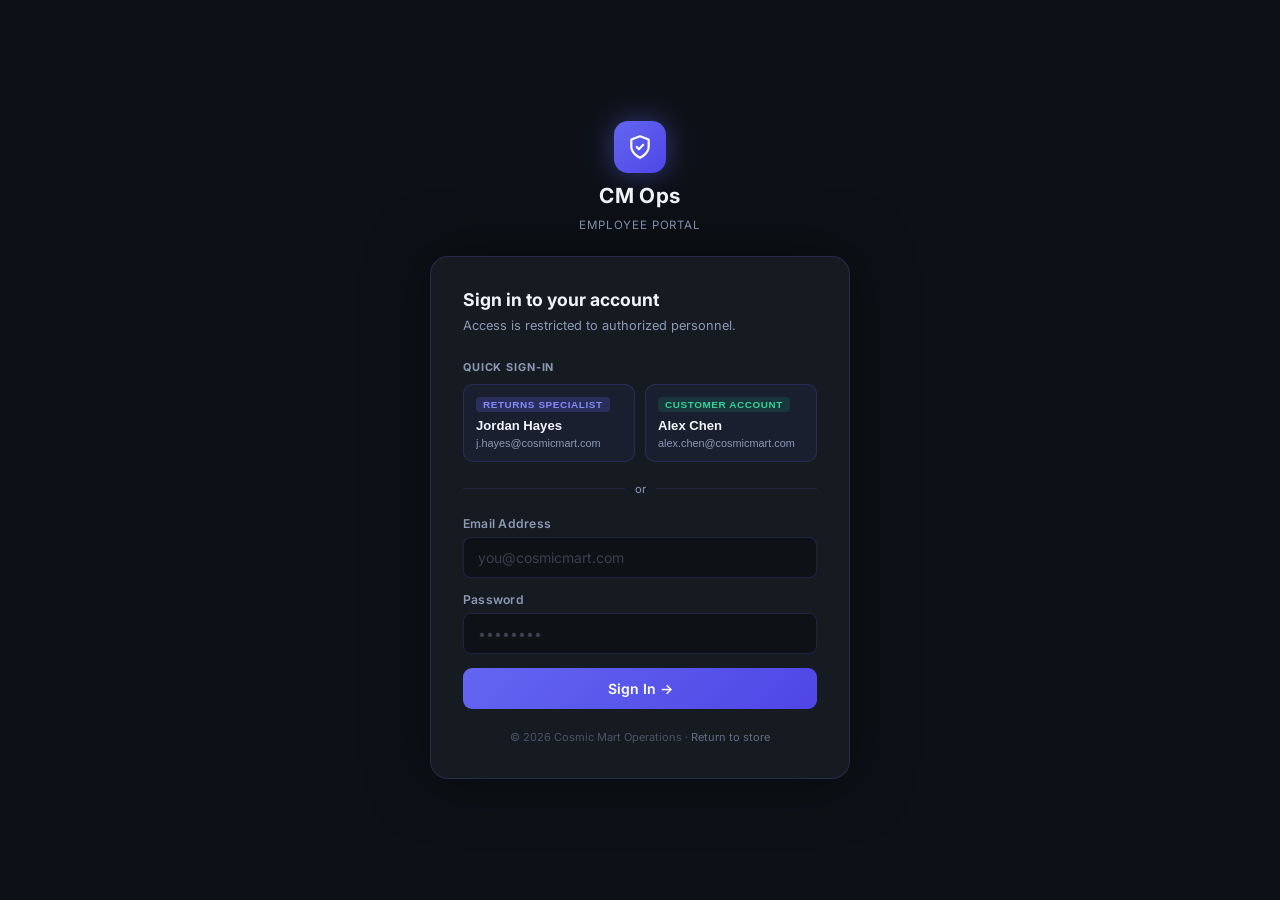
<file: cosmic-mart/escalation.html>
<!DOCTYPE html>
<html lang="en">
<head>
  <meta charset="UTF-8"/>
  <meta name="viewport" content="width=device-width, initial-scale=1.0"/>
  <title>Escalation Queue — Cosmic Mart</title>
  <link rel="preconnect" href="https://fonts.googleapis.com">
  <link rel="preconnect" href="https://fonts.gstatic.com" crossorigin>
  <link href="https://fonts.googleapis.com/css2?family=Orbitron:wght@400;700;900&family=Inter:wght@300;400;500;600&display=swap" rel="stylesheet">
  <link rel="stylesheet" href="css/global.css">
  <link rel="stylesheet" href="css/components.css">
  <link rel="stylesheet" href="css/pages/escalation.css">
  <style>:root { --nav-height: 92px; }</style>
</head>
<body>

<header class="portal-header">
  <div class="portal-header-inner">
    <div class="portal-brand">
      <div class="portal-brand-icon">
        <svg width="18" height="18" viewBox="0 0 24 24" fill="none" stroke="#fff" stroke-width="2" stroke-linecap="round" stroke-linejoin="round">
          <path d="M12 22s8-4 8-10V5l-8-3-8 3v7c0 6 8 10 8 10z"/>
          <polyline points="9 12 11 14 15 10"/>
        </svg>
      </div>
      <div class="portal-brand-text">
        <strong>CM Ops</strong>
        <span>Returns Escalation Portal</span>
      </div>
    </div>
    <div class="portal-user-row">
      <div class="portal-user-avatar" id="portalAvatar">J</div>
      <div class="portal-user-info">
        <span class="portal-user-name" id="portalUserName">Jordan Hayes</span>
        <span class="portal-user-role">Returns Specialist</span>
      </div>
      <button class="portal-signout-btn" id="portalSignout">Sign out</button>
    </div>
  </div>
  <nav class="portal-tabs" role="tablist">
    <button class="portal-tab is-active" data-tab="queue"     role="tab" aria-selected="true">
      Escalation Queue <span class="portal-tab-badge" id="tabBadgeQueue">6</span>
    </button>
    <button class="portal-tab"           data-tab="analytics" role="tab" aria-selected="false">Analytics</button>
    <button class="portal-tab"           data-tab="archive"   role="tab" aria-selected="false">Archive</button>
    <button class="portal-tab"           data-tab="team"      role="tab" aria-selected="false">Team Activity</button>
  </nav>
</header>

<div class="portal-panel" data-panel="queue">
<main class="esc-page">

  <!-- Page header -->
  <header class="esc-page-header">
    <h1>Escalation Queue &mdash; Returns Specialist View</h1>
    <p>Cases requiring human review &middot; AI-assisted decision drafting</p>
  </header>

  <!-- Two-column layout -->
  <div class="esc-columns">

    <!-- Queue (left) -->
    <div class="esc-queue-col">
      <div class="esc-queue-tabs">
        <button class="esc-qtab is-active" data-qtab="open">
          Open <span id="openCount">6</span>
        </button>
        <button class="esc-qtab" data-qtab="closed">
          Closed <span id="closedCount">0</span>
        </button>
      </div>
      <div id="escQueue">
        <!-- rendered by escalation.js -->
      </div>
      <div id="escClosedQueue" hidden></div>
    </div>

    <!-- Detail panel (right) -->
    <div class="esc-detail-col" id="escDetail">
      <!-- rendered by escalation.js -->
    </div>

  </div>


</main>
</div>

<div class="portal-panel" data-panel="analytics" hidden>
  <div class="esc-analytics-page">
    <div class="esc-analytics-header">
      <div>
        <h2 class="esc-analytics-title">Returns Intelligence <span style="color:var(--text-secondary);">— October 2026</span></h2>
        <p class="esc-analytics-sub">Enterprise dashboard · Real-time data</p>
      </div>
      <div class="esc-period-pills" id="escPeriodPills">
        <button class="esc-period-pill is-active">This Month</button>
        <button class="esc-period-pill">Last Month</button>
        <button class="esc-period-pill">Q3</button>
        <button class="esc-period-pill">YTD</button>
      </div>
    </div>
    <div class="esc-kpi-grid esc-kpi-grid-8">
      <div class="esc-kpi-tile" style="border-top:3px solid #94a3b8">
        <span class="esc-kpi-value">247</span>
        <span class="esc-kpi-label">Total Cases</span>
        <span class="esc-kpi-trend up">+18 vs last month</span>
      </div>
      <div class="esc-kpi-tile" style="border-top:3px solid #f59e0b">
        <span class="esc-kpi-value">12.6%</span>
        <span class="esc-kpi-label">Escalation Rate</span>
        <span class="esc-kpi-trend up">↓ 1.2% · 31 of 247 cases</span>
      </div>
      <div class="esc-kpi-tile" style="border-top:3px solid #10b981">
        <span class="esc-kpi-value">87.4%</span>
        <span class="esc-kpi-label">AI Resolution Rate</span>
        <span class="esc-kpi-trend up">216 of 247 cases</span>
      </div>
      <div class="esc-kpi-tile" style="border-top:3px solid #6366f1">
        <span class="esc-kpi-value">3.2 hrs</span>
        <span class="esc-kpi-label">Avg Resolution</span>
        <span class="esc-kpi-trend up">↓ 0.4 hrs vs last month</span>
      </div>
      <div class="esc-kpi-tile" style="border-top:3px solid #c084fc">
        <span class="esc-kpi-value">$31,480</span>
        <span class="esc-kpi-label">$ Volume</span>
        <span class="esc-kpi-trend up">Avg $127 per case</span>
      </div>
      <div class="esc-kpi-tile" style="border-top:3px solid #10b981">
        <span class="esc-kpi-value">4.3<span style="font-size:1rem;font-family:'Inter',sans-serif;color:var(--text-secondary);">/5.0</span></span>
        <span class="esc-kpi-label">CSAT Score</span>
        <span class="esc-kpi-trend flat">Based on 201 responses</span>
      </div>
      <div class="esc-kpi-tile" style="border-top:3px solid #6366f1">
        <span class="esc-kpi-value">91.8%</span>
        <span class="esc-kpi-label">SLA Compliance</span>
        <span class="esc-kpi-trend up">Target: 90% &nbsp;✓ Met</span>
      </div>
      <div class="esc-kpi-tile" style="border-top:3px solid #f59e0b">
        <span class="esc-kpi-value">68.2%</span>
        <span class="esc-kpi-label">First-Contact Res.</span>
        <span class="esc-kpi-trend up">↑ 3.1% vs last month</span>
      </div>
    </div>
    <div class="esc-charts-row">
      <div class="esc-chart-card">
        <div class="esc-chart-title">Weekly Case Volume <span class="esc-chart-sub">— 6 weeks · Peak: 51 cases (Week 5)</span></div>
        <svg class="esc-line-chart" viewBox="0 0 520 140" style="overflow:visible;">
          <defs>
            <linearGradient id="wkAreaGrad" x1="0" y1="0" x2="0" y2="1">
              <stop offset="0%" stop-color="#6366f1" stop-opacity="0.3"/>
              <stop offset="100%" stop-color="#6366f1" stop-opacity="0.02"/>
            </linearGradient>
          </defs>
          <line x1="30" y1="10" x2="510" y2="10"  stroke="rgba(99,102,241,0.12)" stroke-width="1"/>
          <line x1="30" y1="42" x2="510" y2="42"  stroke="rgba(99,102,241,0.12)" stroke-width="1"/>
          <line x1="30" y1="74" x2="510" y2="74"  stroke="rgba(99,102,241,0.12)" stroke-width="1"/>
          <line x1="30" y1="106" x2="510" y2="106" stroke="rgba(99,102,241,0.15)" stroke-width="1"/>
          <text x="24" y="14"  font-size="9" fill="#64748b" text-anchor="end" font-family="Inter,sans-serif">55</text>
          <text x="24" y="46"  font-size="9" fill="#64748b" text-anchor="end" font-family="Inter,sans-serif">45</text>
          <text x="24" y="78"  font-size="9" fill="#64748b" text-anchor="end" font-family="Inter,sans-serif">35</text>
          <text x="24" y="110" font-size="9" fill="#64748b" text-anchor="end" font-family="Inter,sans-serif">25</text>
          <polygon points="30,89 126,73 222,62 318,79 414,39 510,42 510,106 30,106" fill="url(#wkAreaGrad)"/>
          <polyline points="30,89 126,73 222,62 318,79 414,39" fill="none" stroke="#6366f1" stroke-width="2.5" stroke-linecap="round" stroke-linejoin="round"/>
          <polyline points="414,39 510,42" fill="none" stroke="#c084fc" stroke-width="3" stroke-linecap="round"/>
          <circle cx="510" cy="42" r="5" fill="#c084fc"/>
          <circle cx="510" cy="42" r="9" fill="none" stroke="#c084fc" stroke-opacity="0.35" stroke-width="1.5"/>
          <text x="30"  y="125" font-size="9" fill="#64748b" text-anchor="middle" font-family="Inter,sans-serif">Week 1</text>
          <text x="126" y="125" font-size="9" fill="#64748b" text-anchor="middle" font-family="Inter,sans-serif">Week 2</text>
          <text x="222" y="125" font-size="9" fill="#64748b" text-anchor="middle" font-family="Inter,sans-serif">Week 3</text>
          <text x="318" y="125" font-size="9" fill="#64748b" text-anchor="middle" font-family="Inter,sans-serif">Week 4</text>
          <text x="414" y="125" font-size="9" fill="#64748b" text-anchor="middle" font-family="Inter,sans-serif">Week 5</text>
          <text x="510" y="125" font-size="9" fill="#c084fc" text-anchor="middle" font-family="Inter,sans-serif" font-weight="600">Week 6</text>
        </svg>
      </div>
      <div class="esc-chart-card">
        <div class="esc-chart-title">Return Category Breakdown <span class="esc-chart-sub">— this month</span></div>
        <div class="esc-hbar-list">
          <div class="esc-hbar-row"><span class="esc-hbar-label">DEFECTIVE</span><div class="esc-hbar-track"><div class="esc-hbar-fill" style="width:100%;background:#ef4444;"></div></div><span class="esc-hbar-val">94 · 38%</span></div>
          <div class="esc-hbar-row"><span class="esc-hbar-label">WRONG_ITEM</span><div class="esc-hbar-track"><div class="esc-hbar-fill" style="width:57%;background:#f59e0b;"></div></div><span class="esc-hbar-val">54 · 22%</span></div>
          <div class="esc-hbar-row"><span class="esc-hbar-label">CHANGED_MIND</span><div class="esc-hbar-track"><div class="esc-hbar-fill" style="width:52%;background:#8b5cf6;"></div></div><span class="esc-hbar-val">49 · 20%</span></div>
          <div class="esc-hbar-row"><span class="esc-hbar-label">DAMAGED_TRANSIT</span><div class="esc-hbar-track"><div class="esc-hbar-fill" style="width:34%;background:#6366f1;"></div></div><span class="esc-hbar-val">32 · 13%</span></div>
          <div class="esc-hbar-row"><span class="esc-hbar-label">DESC_MISMATCH</span><div class="esc-hbar-track"><div class="esc-hbar-fill" style="width:19%;background:#94a3b8;"></div></div><span class="esc-hbar-val">18 · 7%</span></div>
        </div>
      </div>
    </div>
    <div class="esc-map-section">
      <div class="esc-map-sidebar">
        <div class="esc-map-sidebar-title">Top by Volume</div>
        <div class="esc-map-rank-list">
          <div class="esc-rank-item"><span class="esc-rank-num">1</span><span class="esc-rank-state">CA</span><span class="esc-rank-val">1,842</span></div>
          <div class="esc-rank-item"><span class="esc-rank-num">2</span><span class="esc-rank-state">TX</span><span class="esc-rank-val">1,521</span></div>
          <div class="esc-rank-item"><span class="esc-rank-num">3</span><span class="esc-rank-state">FL</span><span class="esc-rank-val">1,287</span></div>
          <div class="esc-rank-item"><span class="esc-rank-num">4</span><span class="esc-rank-state">NY</span><span class="esc-rank-val">1,143</span></div>
          <div class="esc-rank-item"><span class="esc-rank-num">5</span><span class="esc-rank-state">IL</span><span class="esc-rank-val">743</span></div>
        </div>
      </div>
      <div class="esc-map-container">
        <div class="esc-chart-title" style="margin-bottom:12px;">Returns by State <span class="esc-chart-sub">— hover any state for details</span></div>
        <div id="escMapContainer"></div>
        <div class="esc-map-scale">
          <span class="esc-map-scale-label">Low</span>
          <div class="esc-map-scale-bar"></div>
          <span class="esc-map-scale-label">High</span>
        </div>
      </div>
      <div class="esc-map-sidebar">
        <div class="esc-map-sidebar-title">Top Esc. Rate</div>
        <div class="esc-map-rank-list esc-rank-best">
          <div class="esc-rank-item"><span class="esc-rank-num">1</span><span class="esc-rank-state">WA</span><span class="esc-rank-rate">14.2%</span></div>
          <div class="esc-rank-item"><span class="esc-rank-num">2</span><span class="esc-rank-state">CA</span><span class="esc-rank-rate">12.5%</span></div>
          <div class="esc-rank-item"><span class="esc-rank-num">3</span><span class="esc-rank-state">NY</span><span class="esc-rank-rate">11.8%</span></div>
          <div class="esc-rank-item"><span class="esc-rank-num">4</span><span class="esc-rank-state">IL</span><span class="esc-rank-rate">10.8%</span></div>
          <div class="esc-rank-item"><span class="esc-rank-num">5</span><span class="esc-rank-state">MA</span><span class="esc-rank-rate">10.4%</span></div>
        </div>
      </div>
    </div>

    <div class="esc-bottom-row">
      <div class="esc-bottom-card">
        <div class="esc-chart-title">Tier Breakdown</div>
        <table class="esc-tier-table">
          <thead><tr><th>Tier</th><th>Cases</th><th>Esc. Rate</th><th>Avg $</th><th>Res. Rate</th></tr></thead>
          <tbody>
            <tr><td><span class="esc-tier-badge esc-tier-1">Tier 1</span></td><td>89</td><td style="color:#f59e0b;">8.4%</td><td style="color:var(--accent-glow);">$198</td><td style="color:var(--success);">84.3%</td></tr>
            <tr><td><span class="esc-tier-badge esc-tier-2">Tier 2</span></td><td>61</td><td style="color:#f59e0b;">10.1%</td><td style="color:var(--accent-glow);">$154</td><td style="color:var(--success);">79.2%</td></tr>
            <tr><td><span class="esc-tier-badge esc-tier-std">Standard</span></td><td>97</td><td style="color:var(--danger);">16.8%</td><td>$94</td><td style="color:#f59e0b;">68.9%</td></tr>
          </tbody>
        </table>
      </div>
      <div class="esc-bottom-card">
        <div class="esc-chart-title">Top Escalation Triggers</div>
        <ol class="esc-trigger-list">
          <li><span class="esc-trigger-name">Proof of damage not submitted</span><span class="esc-trigger-count">9 cases</span></li>
          <li><span class="esc-trigger-name">Return window expired</span><span class="esc-trigger-count">7 cases</span></li>
          <li><span class="esc-trigger-name">High-value item threshold</span><span class="esc-trigger-count">6 cases</span></li>
          <li><span class="esc-trigger-name">Wrong item — unverified claim</span><span class="esc-trigger-count">5 cases</span></li>
          <li><span class="esc-trigger-name">Changed mind — window exceeded</span><span class="esc-trigger-count">4 cases</span></li>
        </ol>
      </div>
      <div class="esc-bottom-card">
        <div class="esc-chart-title">Agent Pipeline Performance</div>
        <div class="esc-perf-list">
          <div class="esc-perf-row"><span class="esc-perf-label">Intent Classification Accuracy</span><span class="esc-perf-val" style="color:var(--success);">97.2%</span></div>
          <div class="esc-perf-row"><span class="esc-perf-label">Eligibility False Positives</span><span class="esc-perf-val" style="color:var(--danger);">4.8%</span></div>
          <div class="esc-perf-row"><span class="esc-perf-label">Avg Tokens Per Case</span><span class="esc-perf-val">1,842</span></div>
          <div class="esc-perf-row"><span class="esc-perf-label">Fully Automated (no escalation)</span><span class="esc-perf-val" style="color:var(--success);">87.4%</span></div>
          <div class="esc-perf-row"><span class="esc-perf-label">AI-Assisted (escalated)</span><span class="esc-perf-val" style="color:#f59e0b;">12.6%</span></div>
          <div class="esc-perf-row"><span class="esc-perf-label">Avg API Latency</span><span class="esc-perf-val">2.3s</span></div>
        </div>
      </div>
    </div>
    <div class="esc-charts-row">
      <div class="esc-chart-card">
        <div class="esc-chart-title">Resolution Breakdown <span class="esc-chart-sub">— this month</span></div>
        <div class="esc-stacked-bar" style="gap:0;">
          <div class="esc-seg esc-seg-accepted" style="width:56%;" title="Accepted">56%</div>
          <div class="esc-seg esc-seg-denied"   style="width:32%;" title="Denied">32%</div>
          <div class="esc-seg esc-seg-pending"  style="width:12%;" title="Pending">12%</div>
        </div>
        <div class="esc-stacked-legend">
          <div class="esc-legend-item"><div class="esc-legend-dot" style="background:var(--success)"></div>Accepted (56%)</div>
          <div class="esc-legend-item"><div class="esc-legend-dot" style="background:var(--danger)"></div>Denied (32%)</div>
          <div class="esc-legend-item"><div class="esc-legend-dot" style="background:#f59e0b"></div>Pending (12%)</div>
        </div>
      </div>
      <div class="esc-chart-card">
        <div class="esc-chart-title">Refund Method Split <span class="esc-chart-sub">— accepted cases</span></div>
        <div class="esc-stacked-bar" style="gap:0;">
          <div class="esc-seg" style="width:48%;background:#6366f1;" title="Original Payment">48%</div>
          <div class="esc-seg" style="width:31%;background:#8b5cf6;" title="Store Credit">31%</div>
          <div class="esc-seg" style="width:21%;background:#10b981;" title="Replacement">21%</div>
        </div>
        <div class="esc-stacked-legend">
          <div class="esc-legend-item"><div class="esc-legend-dot" style="background:#6366f1"></div>Original Payment (48%)</div>
          <div class="esc-legend-item"><div class="esc-legend-dot" style="background:#8b5cf6"></div>Store Credit (31%)</div>
          <div class="esc-legend-item"><div class="esc-legend-dot" style="background:#10b981"></div>Replacement (21%)</div>
        </div>
      </div>
    </div>
  </div>
</div>
<div class="portal-panel" data-panel="archive" hidden>
  <div class="esc-archive-page">
    <div class="esc-archive-header">
      <div>
        <h2 class="esc-analytics-title">Case Archive</h2>
        <p class="esc-analytics-sub">Resolved escalation records — Q3 2026</p>
      </div>
    </div>
    <div class="esc-archive-controls">
      <input class="esc-archive-search" id="escArchiveSearch" type="search" placeholder="Search by case ID, customer, or product…" aria-label="Search archive" />
      <div class="esc-filter-pills">
        <button class="esc-filter-pill is-active" data-filter="all">All</button>
        <button class="esc-filter-pill" data-filter="ACCEPTED">Accepted</button>
        <button class="esc-filter-pill" data-filter="DENIED">Denied</button>
        <button class="esc-filter-pill" data-filter="recent">Last 30 days</button>
      </div>
    </div>
    <div class="esc-archive-table-wrap">
      <table class="esc-archive-table" id="escArchiveTable">
        <thead>
          <tr><th>Case ID</th><th>Date</th><th>Customer</th><th>Product</th><th>Reason</th><th>Decision</th><th>$ Value</th><th>Resolved By</th></tr>
        </thead>
        <tbody>
          <tr data-date="2026-07-08" data-decision="ACCEPTED"><td class="esc-arch-id">ESC-2026-0089</td><td>Jul 8, 2026</td><td>Natalie Brooks</td><td>OrbitWatch Smartwatch</td><td>DEFECTIVE</td><td><span class="esc-status-pill esc-pill-accepted">ACCEPTED</span></td><td>$249</td><td>Jordan Hayes</td></tr>
          <tr data-date="2026-07-10" data-decision="DENIED"><td class="esc-arch-id">ESC-2026-0091</td><td>Jul 10, 2026</td><td>Omar Hassan</td><td>AstroSound Portable Speaker</td><td>DAMAGED_TRANSIT</td><td><span class="esc-status-pill esc-pill-denied">DENIED</span></td><td>$129</td><td>Maya Patel</td></tr>
          <tr data-date="2026-07-15" data-decision="ACCEPTED"><td class="esc-arch-id">ESC-2026-0094</td><td>Jul 15, 2026</td><td>Sophie Klein</td><td>Orbital Puffer Jacket</td><td>CHANGED_MIND</td><td><span class="esc-status-pill esc-pill-accepted">ACCEPTED</span></td><td>$199</td><td>Chris Okonkwo</td></tr>
          <tr data-date="2026-07-19" data-decision="ACCEPTED"><td class="esc-arch-id">ESC-2026-0098</td><td>Jul 19, 2026</td><td>Rafael Torres</td><td>StarLink Gaming Headset</td><td>DEFECTIVE</td><td><span class="esc-status-pill esc-pill-accepted">ACCEPTED</span></td><td>$159</td><td>Jordan Hayes</td></tr>
          <tr data-date="2026-07-24" data-decision="ACCEPTED"><td class="esc-arch-id">ESC-2026-0103</td><td>Jul 24, 2026</td><td>Aisha Johnson</td><td>NebulaBlend Pro Blender</td><td>WRONG_ITEM</td><td><span class="esc-status-pill esc-pill-accepted">ACCEPTED</span></td><td>$129</td><td>Maya Patel</td></tr>
          <tr data-date="2026-08-02" data-decision="DENIED"><td class="esc-arch-id">ESC-2026-0110</td><td>Aug 2, 2026</td><td>Dmitri Volkov</td><td>NovaPad X Tablet</td><td>CHANGED_MIND</td><td><span class="esc-status-pill esc-pill-denied">DENIED</span></td><td>$449</td><td>Chris Okonkwo</td></tr>
          <tr data-date="2026-08-07" data-decision="ACCEPTED"><td class="esc-arch-id">ESC-2026-0114</td><td>Aug 7, 2026</td><td>Camille Dubois</td><td>AstroCast Diffuser Set</td><td>DEFECTIVE</td><td><span class="esc-status-pill esc-pill-accepted">ACCEPTED</span></td><td>$49</td><td>Jordan Hayes</td></tr>
          <tr data-date="2026-08-12" data-decision="DENIED"><td class="esc-arch-id">ESC-2026-0119</td><td>Aug 12, 2026</td><td>Kwame Asante</td><td>StarBud Pro Wireless Headphones</td><td>DEFECTIVE</td><td><span class="esc-status-pill esc-pill-denied">DENIED</span></td><td>$189</td><td>Maya Patel</td></tr>
          <tr data-date="2026-08-18" data-decision="ACCEPTED"><td class="esc-arch-id">ESC-2026-0125</td><td>Aug 18, 2026</td><td>Isabella Chen</td><td>OrbitPillow Memory Foam Set</td><td>DESCRIPTION_MISMATCH</td><td><span class="esc-status-pill esc-pill-accepted">ACCEPTED</span></td><td>$119</td><td>Chris Okonkwo</td></tr>
          <tr data-date="2026-08-25" data-decision="DENIED"><td class="esc-arch-id">ESC-2026-0131</td><td>Aug 25, 2026</td><td>Ethan Park</td><td>AstroRunner Sneakers</td><td>CHANGED_MIND</td><td><span class="esc-status-pill esc-pill-denied">DENIED</span></td><td>$149</td><td>Jordan Hayes</td></tr>
          <tr data-date="2026-09-03" data-decision="ACCEPTED"><td class="esc-arch-id">ESC-2026-0140</td><td>Sep 3, 2026</td><td>Zara Williams</td><td>QuantumCharge 100W Charging Hub</td><td>WRONG_ITEM</td><td><span class="esc-status-pill esc-pill-accepted">ACCEPTED</span></td><td>$79</td><td>Maya Patel</td></tr>
          <tr data-date="2026-09-09" data-decision="ACCEPTED"><td class="esc-arch-id">ESC-2026-0147</td><td>Sep 9, 2026</td><td>Marco Rossi</td><td>NebulaKey Mechanical Keyboard</td><td>DEFECTIVE</td><td><span class="esc-status-pill esc-pill-accepted">ACCEPTED</span></td><td>$199</td><td>Chris Okonkwo</td></tr>
          <tr data-date="2026-09-16" data-decision="DENIED"><td class="esc-arch-id">ESC-2026-0155</td><td>Sep 16, 2026</td><td>Priya Nair</td><td>CosmicCam 4K Action Camera</td><td>CHANGED_MIND</td><td><span class="esc-status-pill esc-pill-denied">DENIED</span></td><td>$299</td><td>Jordan Hayes</td></tr>
          <tr data-date="2026-09-22" data-decision="ACCEPTED"><td class="esc-arch-id">ESC-2026-0162</td><td>Sep 22, 2026</td><td>Tyler Morgan</td><td>CosmicComfort Weighted Blanket</td><td>DAMAGED_TRANSIT</td><td><span class="esc-status-pill esc-pill-accepted">ACCEPTED</span></td><td>$89</td><td>Maya Patel</td></tr>
          <tr data-date="2026-09-29" data-decision="ACCEPTED"><td class="esc-arch-id">ESC-2026-0170</td><td>Sep 29, 2026</td><td>Lena Fischer</td><td>StarLight Desk Lamp</td><td>DEFECTIVE</td><td><span class="esc-status-pill esc-pill-accepted">ACCEPTED</span></td><td>$69</td><td>Chris Okonkwo</td></tr>
        </tbody>
      </table>
      <p class="esc-queue-empty" id="escArchiveEmpty" hidden>No cases match your search.</p>
    </div>
    <div class="esc-archive-footer">
      <span id="escArchiveCount">Showing 15 of 15 archived cases</span> &nbsp;·&nbsp;
      <button type="button" class="esc-archive-export" id="escArchiveExport">Export CSV</button>
    </div>
  </div>
</div>
<div class="portal-panel" data-panel="team" hidden>
  <div class="esc-team-page">
    <div class="esc-team-columns">
      <div class="esc-team-feed-col">
        <div class="esc-chart-title" style="margin-bottom:6px;">Live Activity Feed</div>
        <p style="font-family:'Inter',sans-serif;font-size:0.72rem;color:var(--text-secondary);margin-bottom:20px;">Recent actions by your team · Updates every 30s</p>
        <div class="esc-feed-list">
          <div class="esc-feed-item"><div class="esc-feed-avatar" style="background:linear-gradient(135deg,#6366f1,#4f46e5);">J</div><div class="esc-feed-body"><span class="esc-feed-name">Jordan Hayes</span><span class="esc-feed-action esc-feed-accepted">accepted</span><span class="esc-feed-case">ESC-2026-0001</span></div><span class="esc-feed-time">2 min ago</span></div>
          <div class="esc-feed-item"><div class="esc-feed-avatar" style="background:linear-gradient(135deg,#10b981,#059669);">M</div><div class="esc-feed-body"><span class="esc-feed-name">Maya Patel</span><span class="esc-feed-action esc-feed-denied">denied</span><span class="esc-feed-case">ESC-2026-0009</span></div><span class="esc-feed-time">14 min ago</span></div>
          <div class="esc-feed-item"><div class="esc-feed-avatar" style="background:linear-gradient(135deg,#f59e0b,#d97706);">C</div><div class="esc-feed-body"><span class="esc-feed-name">Chris Okonkwo</span><span class="esc-feed-action esc-feed-accepted">accepted</span><span class="esc-feed-case">ESC-2026-0007</span></div><span class="esc-feed-time">31 min ago</span></div>
          <div class="esc-feed-item"><div class="esc-feed-avatar" style="background:linear-gradient(135deg,#10b981,#059669);">M</div><div class="esc-feed-body"><span class="esc-feed-name">Maya Patel</span><span class="esc-feed-action esc-feed-note">added note to</span><span class="esc-feed-case">ESC-2026-0011</span></div><span class="esc-feed-time">1 hr ago</span></div>
          <div class="esc-feed-item"><div class="esc-feed-avatar" style="background:linear-gradient(135deg,#6366f1,#4f46e5);">J</div><div class="esc-feed-body"><span class="esc-feed-name">Jordan Hayes</span><span class="esc-feed-action esc-feed-escalated">escalated from queue</span><span class="esc-feed-case">ESC-2026-0005</span></div><span class="esc-feed-time">1 hr ago</span></div>
          <div class="esc-feed-item"><div class="esc-feed-avatar" style="background:linear-gradient(135deg,#f59e0b,#d97706);">C</div><div class="esc-feed-body"><span class="esc-feed-name">Chris Okonkwo</span><span class="esc-feed-action esc-feed-denied">denied</span><span class="esc-feed-case">ESC-2026-0013</span></div><span class="esc-feed-time">2 hrs ago</span></div>
          <div class="esc-feed-item"><div class="esc-feed-avatar" style="background:linear-gradient(135deg,#10b981,#059669);">M</div><div class="esc-feed-body"><span class="esc-feed-name">Maya Patel</span><span class="esc-feed-action esc-feed-accepted">accepted</span><span class="esc-feed-case">ESC-2026-0014</span></div><span class="esc-feed-time">2 hrs ago</span></div>
          <div class="esc-feed-item"><div class="esc-feed-avatar" style="background:linear-gradient(135deg,#6366f1,#4f46e5);">J</div><div class="esc-feed-body"><span class="esc-feed-name">Jordan Hayes</span><span class="esc-feed-action esc-feed-note">added note to</span><span class="esc-feed-case">ESC-2026-0003</span></div><span class="esc-feed-time">3 hrs ago</span></div>
          <div class="esc-feed-item"><div class="esc-feed-avatar" style="background:linear-gradient(135deg,#f59e0b,#d97706);">C</div><div class="esc-feed-body"><span class="esc-feed-name">Chris Okonkwo</span><span class="esc-feed-action esc-feed-accepted">accepted</span><span class="esc-feed-case">ESC-2026-0016</span></div><span class="esc-feed-time">3 hrs ago</span></div>
          <div class="esc-feed-item"><div class="esc-feed-avatar" style="background:linear-gradient(135deg,#10b981,#059669);">M</div><div class="esc-feed-body"><span class="esc-feed-name">Maya Patel</span><span class="esc-feed-action esc-feed-escalated">escalated from queue</span><span class="esc-feed-case">ESC-2026-0018</span></div><span class="esc-feed-time">5 hrs ago</span></div>
          <div class="esc-feed-item"><div class="esc-feed-avatar" style="background:linear-gradient(135deg,#6366f1,#4f46e5);">J</div><div class="esc-feed-body"><span class="esc-feed-name">Jordan Hayes</span><span class="esc-feed-action esc-feed-denied">denied</span><span class="esc-feed-case">ESC-2026-0019</span></div><span class="esc-feed-time">6 hrs ago</span></div>
          <div class="esc-feed-item"><div class="esc-feed-avatar" style="background:linear-gradient(135deg,#f59e0b,#d97706);">C</div><div class="esc-feed-body"><span class="esc-feed-name">Chris Okonkwo</span><span class="esc-feed-action esc-feed-note">added note to</span><span class="esc-feed-case">ESC-2026-0021</span></div><span class="esc-feed-time">8 hrs ago</span></div>
        </div>
      </div>
      <div class="esc-team-stats-col">
        <div class="esc-chart-title" style="margin-bottom:6px;">Team Performance — Today</div>
        <p style="font-family:'Inter',sans-serif;font-size:0.72rem;color:var(--text-secondary);margin-bottom:20px;">Returns Escalation Specialists</p>
        <div class="esc-specialist-cards">
          <div class="esc-specialist-card">
            <div class="esc-specialist-header"><div class="esc-feed-avatar" style="width:38px;height:38px;font-size:0.9rem;background:linear-gradient(135deg,#6366f1,#4f46e5);">J</div><div><div class="esc-specialist-name">Jordan Hayes</div><div class="esc-specialist-role">Sr. Returns Specialist</div></div></div>
            <div class="esc-specialist-stats"><div class="esc-spec-stat"><span class="esc-spec-val">4</span><span class="esc-spec-lbl">Cases Resolved</span></div><div class="esc-spec-stat"><span class="esc-spec-val">2.8 hrs</span><span class="esc-spec-lbl">Avg Resolution</span></div><div class="esc-spec-stat"><span class="esc-spec-val" style="color:#f59e0b;">4.6★</span><span class="esc-spec-lbl">CSAT</span></div></div>
          </div>
          <div class="esc-specialist-card">
            <div class="esc-specialist-header"><div class="esc-feed-avatar" style="width:38px;height:38px;font-size:0.9rem;background:linear-gradient(135deg,#10b981,#059669);">M</div><div><div class="esc-specialist-name">Maya Patel</div><div class="esc-specialist-role">Returns Specialist</div></div></div>
            <div class="esc-specialist-stats"><div class="esc-spec-stat"><span class="esc-spec-val">6</span><span class="esc-spec-lbl">Cases Resolved</span></div><div class="esc-spec-stat"><span class="esc-spec-val">3.1 hrs</span><span class="esc-spec-lbl">Avg Resolution</span></div><div class="esc-spec-stat"><span class="esc-spec-val" style="color:#f59e0b;">4.4★</span><span class="esc-spec-lbl">CSAT</span></div></div>
          </div>
          <div class="esc-specialist-card">
            <div class="esc-specialist-header"><div class="esc-feed-avatar" style="width:38px;height:38px;font-size:0.9rem;background:linear-gradient(135deg,#f59e0b,#d97706);">C</div><div><div class="esc-specialist-name">Chris Okonkwo</div><div class="esc-specialist-role">Returns Specialist</div></div></div>
            <div class="esc-specialist-stats"><div class="esc-spec-stat"><span class="esc-spec-val">3</span><span class="esc-spec-lbl">Cases Resolved</span></div><div class="esc-spec-stat"><span class="esc-spec-val">4.2 hrs</span><span class="esc-spec-lbl">Avg Resolution</span></div><div class="esc-spec-stat"><span class="esc-spec-val" style="color:#f59e0b;">4.1★</span><span class="esc-spec-lbl">CSAT</span></div></div>
          </div>
        </div>
        <div class="esc-team-total">
          <span>13 cases resolved</span><span>·</span><span>$1,842 processed</span><span>·</span><span>3.3 hr avg</span><span>·</span><span style="color:#f59e0b;">4.4★ avg CSAT</span>
        </div>
      </div>
    </div>
  </div>
</div>

<footer class="cm-footer">
  <div class="cm-footer-inner">
    <div class="cm-footer-bottom">
      <p>&copy; 2026 Cosmic Mart. All rights reserved.</p>
      <p class="cm-footer-meta"><a href="returns.html">&larr; Back to Returns</a></p>
    </div>
  </div>
</footer>

<div id="escMapTooltip" class="esc-map-tooltip" hidden>
  <div class="esc-tooltip-state" id="escTipState"></div>
  <div class="esc-tooltip-row"><span>Returns</span><span id="escTipReturns"></span></div>
  <div class="esc-tooltip-row"><span>Escalations</span><span id="escTipEsc"></span></div>
  <div class="esc-tooltip-row"><span>Top Category</span><span id="escTipCat"></span></div>
  <div class="esc-tooltip-row"><span>Avg Resolution</span><span id="escTipTime"></span></div>
</div>

<div id="caseCloseOverlay" class="close-overlay" hidden aria-live="assertive">
  <div class="close-overlay-card">
    <div class="close-check-ring">
      <svg width="48" height="48" viewBox="0 0 24 24" fill="none"
           stroke="#10b981" stroke-width="2.5" stroke-linecap="round" stroke-linejoin="round">
        <polyline points="20 6 9 17 4 12"/>
      </svg>
    </div>
    <p class="close-overlay-label">Case Resolved</p>
    <p class="close-overlay-id"   id="closeOverlayCaseId"></p>
    <p class="close-overlay-meta" id="closeOverlayMeta"></p>
  </div>
</div>

<script src="js/config.js"></script>
<script src="js/mock-data.js"></script>
<script src="js/global.js"></script>
<script src="js/agent.js"></script>
<script src="js/escalation.js"></script>
</body>
</html>
</file>
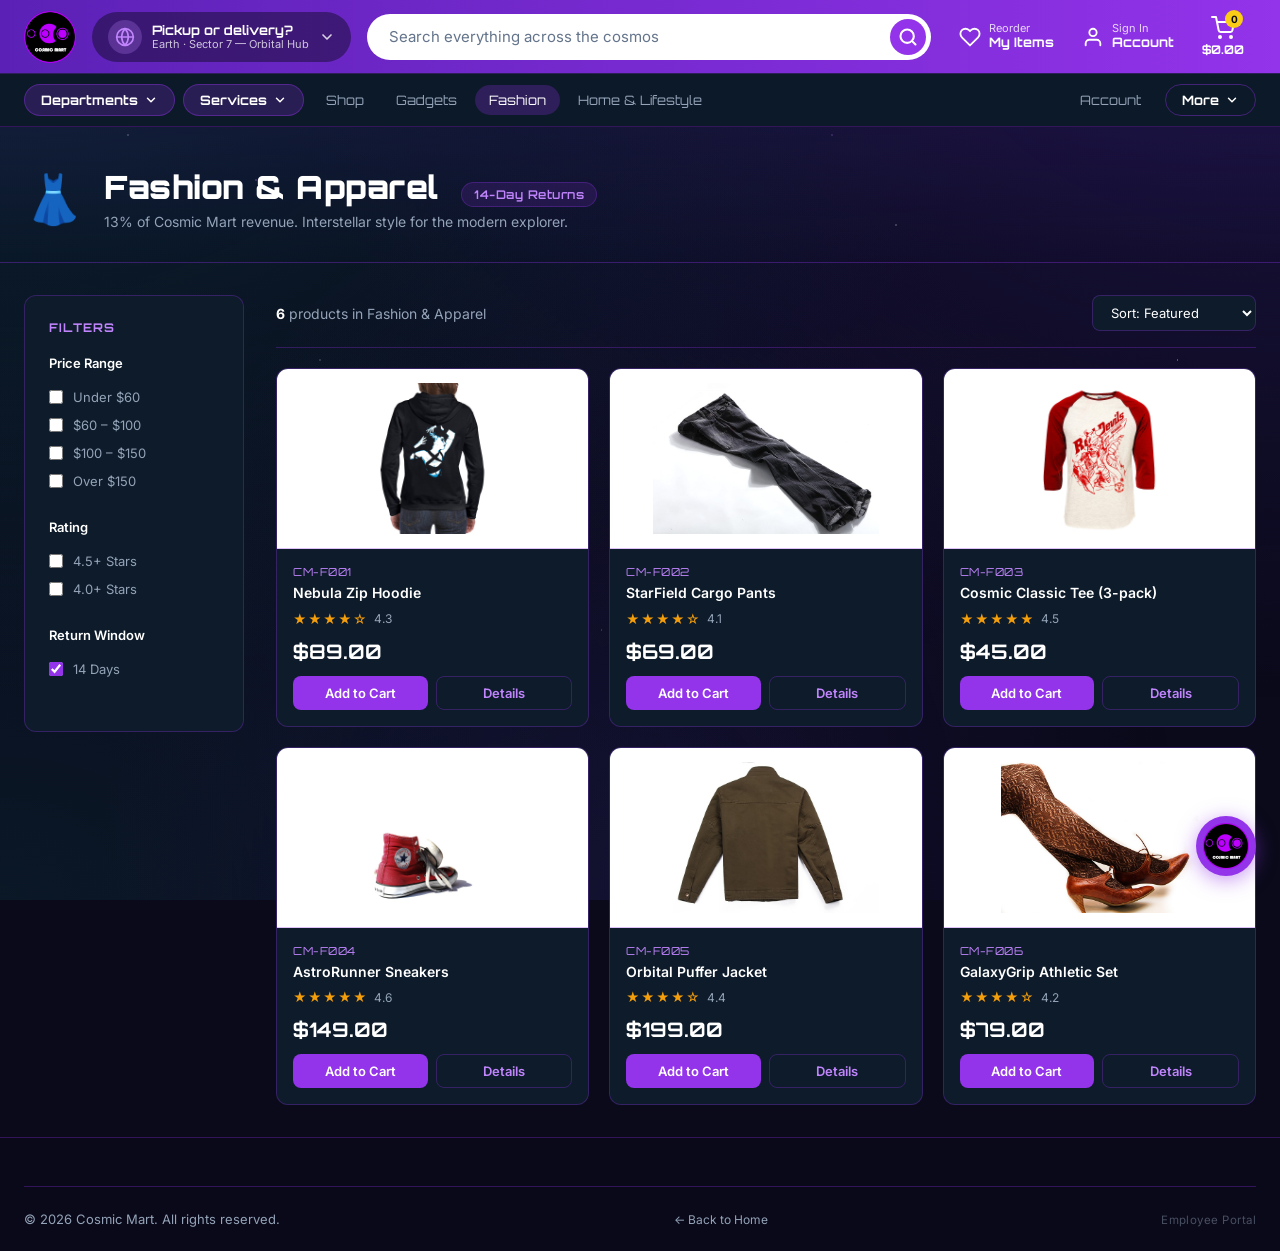
<file: cosmic-mart/fashion.html>
<!DOCTYPE html>
<html lang="en">
<head>
  <meta charset="UTF-8"/>
  <meta name="viewport" content="width=device-width, initial-scale=1.0"/>
  <title>Fashion &amp; Apparel — Cosmic Mart</title>
  <link rel="preconnect" href="https://fonts.googleapis.com">
  <link rel="preconnect" href="https://fonts.gstatic.com" crossorigin>
  <link href="https://fonts.googleapis.com/css2?family=Orbitron:wght@400;700;900&family=Inter:wght@300;400;500;600&display=swap" rel="stylesheet">
  <link rel="stylesheet" href="css/global.css">
  <link rel="stylesheet" href="css/components.css">
  <link rel="stylesheet" href="css/pages/category.css">
</head>
<body>

<nav class="cm-nav">
  <div class="cm-nav-main">
    <a href="index.html" class="cm-nav-logo">
      <img src="assets/logo.png" alt="Cosmic Mart" class="cm-logo-img">
    </a>
    <button type="button" class="cm-nav-location">
      <span class="cm-nav-location-icon">
        <svg width="20" height="20" viewBox="0 0 24 24" fill="none" stroke="currentColor" stroke-width="2" stroke-linecap="round" stroke-linejoin="round"><circle cx="12" cy="12" r="10"/><line x1="2" y1="12" x2="22" y2="12"/><path d="M12 2a15.3 15.3 0 0 1 4 10 15.3 15.3 0 0 1-4 10 15.3 15.3 0 0 1-4-10 15.3 15.3 0 0 1 4-10z"/></svg>
      </span>
      <span class="cm-nav-location-text">
        <strong>Pickup or delivery?</strong>
        <small>Earth &middot; Sector 7 &mdash; Orbital Hub</small>
      </span>
      <svg class="cm-nav-chevron" width="16" height="16" viewBox="0 0 24 24" fill="none" stroke="currentColor" stroke-width="2.5" stroke-linecap="round" stroke-linejoin="round"><polyline points="6 9 12 15 18 9"/></svg>
    </button>
    <form class="cm-nav-search" role="search" onsubmit="return false;">
      <input type="search" class="cm-nav-search-input" placeholder="Search everything across the cosmos" aria-label="Search Cosmic Mart">
      <button type="button" class="cm-nav-search-btn" aria-label="Search">
        <svg width="20" height="20" viewBox="0 0 24 24" fill="none" stroke="currentColor" stroke-width="2.5" stroke-linecap="round" stroke-linejoin="round"><circle cx="11" cy="11" r="8"/><line x1="21" y1="21" x2="16.65" y2="16.65"/></svg>
      </button>
    </form>
    <div class="cm-nav-actions">
      <a href="#" class="cm-nav-action cm-nav-action-reorder">
        <svg width="22" height="22" viewBox="0 0 24 24" fill="none" stroke="currentColor" stroke-width="2" stroke-linecap="round" stroke-linejoin="round"><path d="M20.84 4.61a5.5 5.5 0 0 0-7.78 0L12 5.67l-1.06-1.06a5.5 5.5 0 0 0-7.78 7.78l1.06 1.06L12 21.23l7.78-7.78 1.06-1.06a5.5 5.5 0 0 0 0-7.78z"/></svg>
        <span class="cm-nav-action-text">
          <small>Reorder</small>
          <strong>My Items</strong>
        </span>
      </a>
      <a href="account.html" class="cm-nav-action">
        <svg width="22" height="22" viewBox="0 0 24 24" fill="none" stroke="currentColor" stroke-width="2" stroke-linecap="round" stroke-linejoin="round"><path d="M20 21v-2a4 4 0 0 0-4-4H8a4 4 0 0 0-4 4v2"/><circle cx="12" cy="7" r="4"/></svg>
        <span class="cm-nav-action-text">
          <small>Sign In</small>
          <strong>Account</strong>
        </span>
      </a>
      <a href="#" class="cm-nav-cart">
        <span class="cm-nav-cart-icon">
          <svg width="24" height="24" viewBox="0 0 24 24" fill="none" stroke="currentColor" stroke-width="2" stroke-linecap="round" stroke-linejoin="round"><circle cx="9" cy="21" r="1"/><circle cx="20" cy="21" r="1"/><path d="M1 1h4l2.68 13.39a2 2 0 0 0 2 1.61h9.72a2 2 0 0 0 2-1.61L23 6H6"/></svg>
          <span class="cm-cart-badge">0</span>
        </span>
        <strong class="cm-nav-cart-total">$0.00</strong>
      </a>
    </div>
  </div>
  <div class="cm-nav-sub">
    <button type="button" class="cm-nav-pill cm-nav-pill-solid">
      Departments
      <svg width="14" height="14" viewBox="0 0 24 24" fill="none" stroke="currentColor" stroke-width="2.5" stroke-linecap="round" stroke-linejoin="round"><polyline points="6 9 12 15 18 9"/></svg>
    </button>
    <button type="button" class="cm-nav-pill cm-nav-pill-solid">
      Services
      <svg width="14" height="14" viewBox="0 0 24 24" fill="none" stroke="currentColor" stroke-width="2.5" stroke-linecap="round" stroke-linejoin="round"><polyline points="6 9 12 15 18 9"/></svg>
    </button>
    <ul class="cm-nav-links">
      <li><a href="index.html">Shop</a></li>
      <li><a href="gadgets.html">Gadgets</a></li>
      <li><a href="fashion.html">Fashion</a></li>
      <li><a href="home.html">Home &amp; Lifestyle</a></li>
    </ul>
    <div class="cm-nav-end">
      <a href="account.html" class="cm-nav-account">Account</a>
      <div class="cm-nav-more" id="cmNavMore">
        <button type="button" class="cm-nav-pill cm-nav-pill-more" id="cmMoreBtn" aria-haspopup="true" aria-expanded="false" aria-controls="cmMoreMenu">
          More
          <svg width="14" height="14" viewBox="0 0 24 24" fill="none" stroke="currentColor" stroke-width="2.5" stroke-linecap="round" stroke-linejoin="round"><polyline points="6 9 12 15 18 9"/></svg>
        </button>
        <div class="cm-nav-more-menu" id="cmMoreMenu" role="menu" hidden>
          <a href="returns.html" role="menuitem">Returns</a>
          <a href="dashboard.html" role="menuitem" style="color:#c084fc;font-weight:600;">Returns Dashboard</a>
          <a href="escalation.html" role="menuitem" style="color:#c084fc;font-weight:600;">Escalation Queue</a>
          <a href="#" role="menuitem">New Arrivals</a>
          <a href="#" role="menuitem">Cosmic Rewards</a>
          <a href="#" role="menuitem">Track Order</a>
          <a href="#" role="menuitem">Help</a>
        </div>
      </div>
    </div>
  </div>
</nav>

<main>
  <div class="cm-category-hero">
    <div class="cm-category-hero-inner">
      <span class="cm-category-hero-icon">👗</span>
      <div>
        <h1>Fashion &amp; Apparel <span class="cm-return-policy-tag">14-Day Returns</span></h1>
        <p>13% of Cosmic Mart revenue. Interstellar style for the modern explorer.</p>
      </div>
    </div>
  </div>

  <div class="cm-category-layout">
    <aside class="cm-filter-sidebar">
      <h3>Filters</h3>
      <div class="cm-filter-group">
        <h4>Price Range</h4>
        <label class="cm-filter-option"><input type="checkbox"> Under $60</label>
        <label class="cm-filter-option"><input type="checkbox"> $60 – $100</label>
        <label class="cm-filter-option"><input type="checkbox"> $100 – $150</label>
        <label class="cm-filter-option"><input type="checkbox"> Over $150</label>
      </div>
      <div class="cm-filter-group">
        <h4>Rating</h4>
        <label class="cm-filter-option"><input type="checkbox"> 4.5+ Stars</label>
        <label class="cm-filter-option"><input type="checkbox"> 4.0+ Stars</label>
      </div>
      <div class="cm-filter-group">
        <h4>Return Window</h4>
        <label class="cm-filter-option"><input type="checkbox" checked> 14 Days</label>
      </div>
    </aside>

    <div class="cm-category-results">
      <div class="cm-results-header">
        <div class="cm-results-count"><strong>6</strong> products in Fashion &amp; Apparel</div>
        <select class="cm-sort-select">
          <option>Sort: Featured</option>
          <option>Price: Low to High</option>
          <option>Price: High to Low</option>
          <option>Highest Rated</option>
        </select>
      </div>
      <div class="cm-product-grid" id="fashionGrid" style="grid-template-columns:repeat(3,1fr);"></div>
    </div>
  </div>
</main>

<footer class="cm-footer">
  <div class="cm-footer-inner">
    <div class="cm-footer-bottom">
      <p>© 2026 Cosmic Mart. All rights reserved.</p>
      <p style="color:#4b5563;font-size:12px;"><a href="index.html" style="color:#94a3b8;text-decoration:none;">← Back to Home</a></p>
      <p class="cm-footer-portal"><a href="login.html">Employee Portal</a></p>
    </div>
  </div>
</footer>

<script src="js/config.js"></script>
<script src="js/mock-data.js"></script>
<script src="js/global.js"></script>
<script>
  document.addEventListener('DOMContentLoaded', function () {
    const items = window.mockData.products.filter(function (p) { return p.category === 'fashion'; });
    const grid = document.getElementById('fashionGrid');
    items.forEach(function (p) {
      const stars = Math.round(p.rating);
      const card = document.createElement('div');
      card.className = 'cm-product-card';
      card.innerHTML =
        '<div class="cm-product-img"><img src="assets/products/' + p.id + '.jpg" alt="' + p.name + '" loading="lazy"></div>' +
        '<div class="cm-product-body">' +
          '<div class="cm-product-sku">' + p.id + '</div>' +
          '<div class="cm-product-name">' + p.name + '</div>' +
          '<div class="cm-rating"><span class="cm-stars">' + '★'.repeat(stars) + '☆'.repeat(5-stars) + '</span><span class="cm-rating-num">' + p.rating + '</span></div>' +
          '<div class="cm-product-price">$' + p.price.toFixed(2) + '</div>' +
          '<div class="cm-product-actions">' +
            '<button class="cm-btn cm-btn-primary cm-btn-sm" onclick="alert(\'Added to cart!\')">Add to Cart</button>' +
            '<button class="cm-btn cm-btn-secondary cm-btn-sm" onclick="alert(\'Product detail pages coming soon!\')">Details</button>' +
          '</div>' +
        '</div>';
      grid.appendChild(card);
    });
  });
</script>
</body>
</html>
</file>
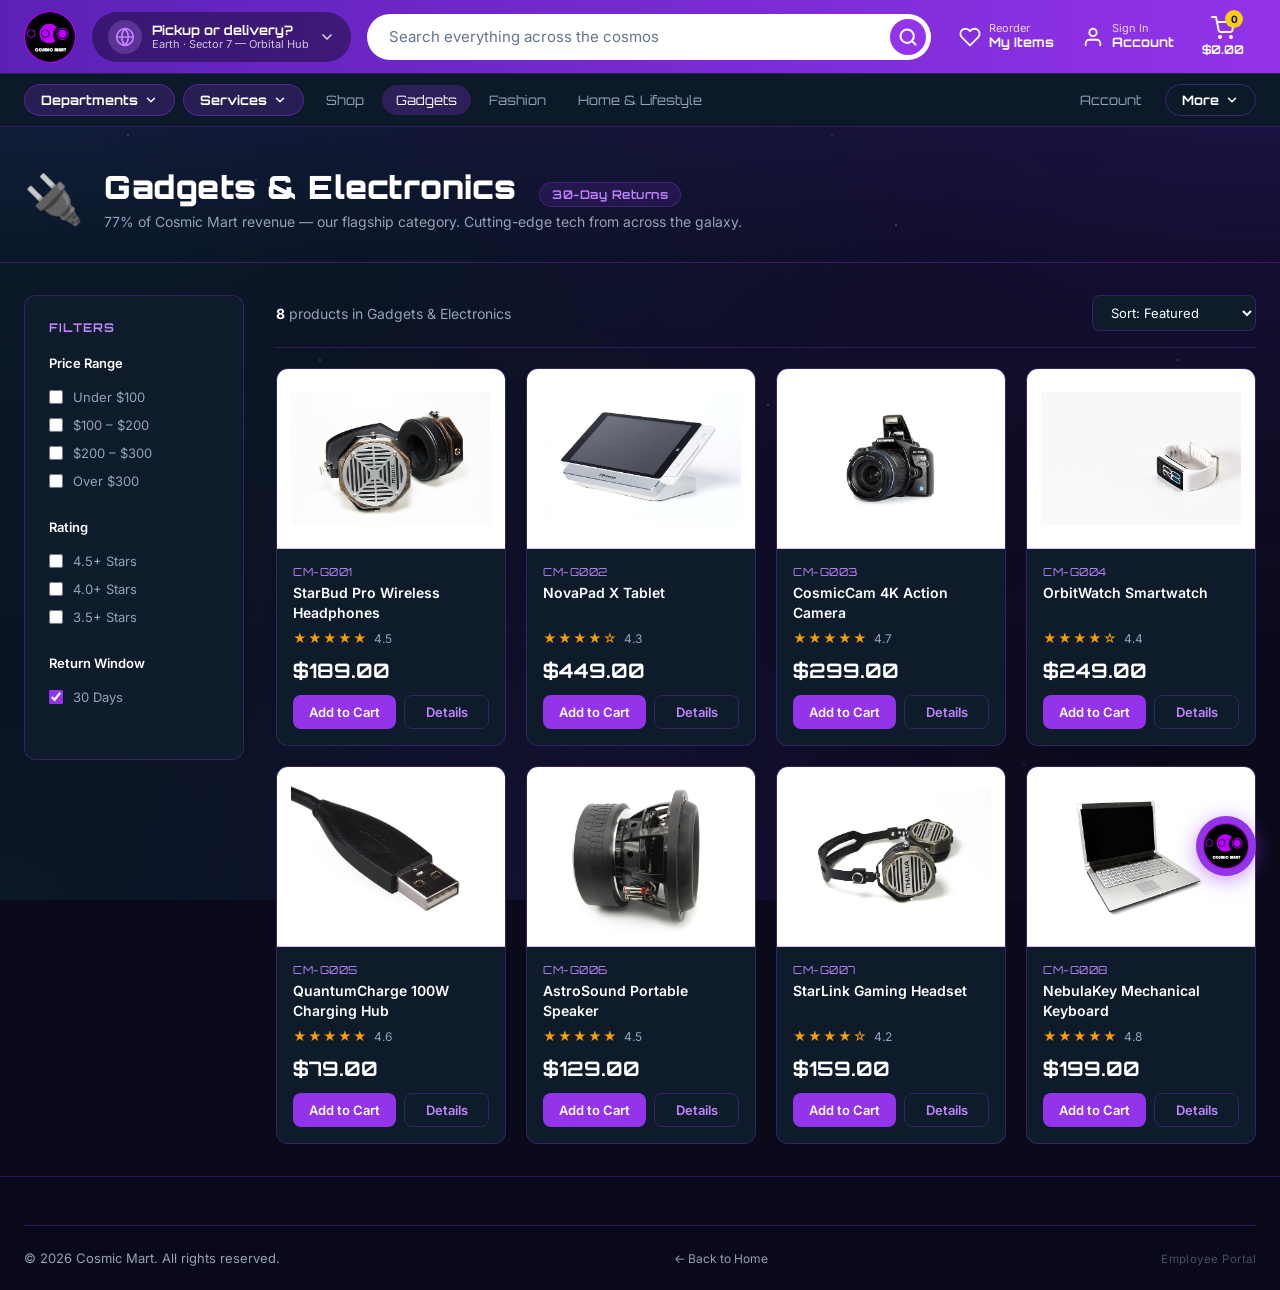
<file: cosmic-mart/gadgets.html>
<!DOCTYPE html>
<html lang="en">
<head>
  <meta charset="UTF-8"/>
  <meta name="viewport" content="width=device-width, initial-scale=1.0"/>
  <title>Gadgets &amp; Electronics — Cosmic Mart</title>
  <link rel="preconnect" href="https://fonts.googleapis.com">
  <link rel="preconnect" href="https://fonts.gstatic.com" crossorigin>
  <link href="https://fonts.googleapis.com/css2?family=Orbitron:wght@400;700;900&family=Inter:wght@300;400;500;600&display=swap" rel="stylesheet">
  <link rel="stylesheet" href="css/global.css">
  <link rel="stylesheet" href="css/components.css">
  <link rel="stylesheet" href="css/pages/category.css">
</head>
<body>

<nav class="cm-nav">
  <div class="cm-nav-main">
    <a href="index.html" class="cm-nav-logo">
      <img src="assets/logo.png" alt="Cosmic Mart" class="cm-logo-img">
    </a>
    <button type="button" class="cm-nav-location">
      <span class="cm-nav-location-icon">
        <svg width="20" height="20" viewBox="0 0 24 24" fill="none" stroke="currentColor" stroke-width="2" stroke-linecap="round" stroke-linejoin="round"><circle cx="12" cy="12" r="10"/><line x1="2" y1="12" x2="22" y2="12"/><path d="M12 2a15.3 15.3 0 0 1 4 10 15.3 15.3 0 0 1-4 10 15.3 15.3 0 0 1-4-10 15.3 15.3 0 0 1 4-10z"/></svg>
      </span>
      <span class="cm-nav-location-text">
        <strong>Pickup or delivery?</strong>
        <small>Earth &middot; Sector 7 &mdash; Orbital Hub</small>
      </span>
      <svg class="cm-nav-chevron" width="16" height="16" viewBox="0 0 24 24" fill="none" stroke="currentColor" stroke-width="2.5" stroke-linecap="round" stroke-linejoin="round"><polyline points="6 9 12 15 18 9"/></svg>
    </button>
    <form class="cm-nav-search" role="search" onsubmit="return false;">
      <input type="search" class="cm-nav-search-input" placeholder="Search everything across the cosmos" aria-label="Search Cosmic Mart">
      <button type="button" class="cm-nav-search-btn" aria-label="Search">
        <svg width="20" height="20" viewBox="0 0 24 24" fill="none" stroke="currentColor" stroke-width="2.5" stroke-linecap="round" stroke-linejoin="round"><circle cx="11" cy="11" r="8"/><line x1="21" y1="21" x2="16.65" y2="16.65"/></svg>
      </button>
    </form>
    <div class="cm-nav-actions">
      <a href="#" class="cm-nav-action cm-nav-action-reorder">
        <svg width="22" height="22" viewBox="0 0 24 24" fill="none" stroke="currentColor" stroke-width="2" stroke-linecap="round" stroke-linejoin="round"><path d="M20.84 4.61a5.5 5.5 0 0 0-7.78 0L12 5.67l-1.06-1.06a5.5 5.5 0 0 0-7.78 7.78l1.06 1.06L12 21.23l7.78-7.78 1.06-1.06a5.5 5.5 0 0 0 0-7.78z"/></svg>
        <span class="cm-nav-action-text">
          <small>Reorder</small>
          <strong>My Items</strong>
        </span>
      </a>
      <a href="account.html" class="cm-nav-action">
        <svg width="22" height="22" viewBox="0 0 24 24" fill="none" stroke="currentColor" stroke-width="2" stroke-linecap="round" stroke-linejoin="round"><path d="M20 21v-2a4 4 0 0 0-4-4H8a4 4 0 0 0-4 4v2"/><circle cx="12" cy="7" r="4"/></svg>
        <span class="cm-nav-action-text">
          <small>Sign In</small>
          <strong>Account</strong>
        </span>
      </a>
      <a href="#" class="cm-nav-cart">
        <span class="cm-nav-cart-icon">
          <svg width="24" height="24" viewBox="0 0 24 24" fill="none" stroke="currentColor" stroke-width="2" stroke-linecap="round" stroke-linejoin="round"><circle cx="9" cy="21" r="1"/><circle cx="20" cy="21" r="1"/><path d="M1 1h4l2.68 13.39a2 2 0 0 0 2 1.61h9.72a2 2 0 0 0 2-1.61L23 6H6"/></svg>
          <span class="cm-cart-badge">0</span>
        </span>
        <strong class="cm-nav-cart-total">$0.00</strong>
      </a>
    </div>
  </div>
  <div class="cm-nav-sub">
    <button type="button" class="cm-nav-pill cm-nav-pill-solid">
      Departments
      <svg width="14" height="14" viewBox="0 0 24 24" fill="none" stroke="currentColor" stroke-width="2.5" stroke-linecap="round" stroke-linejoin="round"><polyline points="6 9 12 15 18 9"/></svg>
    </button>
    <button type="button" class="cm-nav-pill cm-nav-pill-solid">
      Services
      <svg width="14" height="14" viewBox="0 0 24 24" fill="none" stroke="currentColor" stroke-width="2.5" stroke-linecap="round" stroke-linejoin="round"><polyline points="6 9 12 15 18 9"/></svg>
    </button>
    <ul class="cm-nav-links">
      <li><a href="index.html">Shop</a></li>
      <li><a href="gadgets.html">Gadgets</a></li>
      <li><a href="fashion.html">Fashion</a></li>
      <li><a href="home.html">Home &amp; Lifestyle</a></li>
    </ul>
    <div class="cm-nav-end">
      <a href="account.html" class="cm-nav-account">Account</a>
      <div class="cm-nav-more" id="cmNavMore">
        <button type="button" class="cm-nav-pill cm-nav-pill-more" id="cmMoreBtn" aria-haspopup="true" aria-expanded="false" aria-controls="cmMoreMenu">
          More
          <svg width="14" height="14" viewBox="0 0 24 24" fill="none" stroke="currentColor" stroke-width="2.5" stroke-linecap="round" stroke-linejoin="round"><polyline points="6 9 12 15 18 9"/></svg>
        </button>
        <div class="cm-nav-more-menu" id="cmMoreMenu" role="menu" hidden>
          <a href="returns.html" role="menuitem">Returns</a>
          <a href="dashboard.html" role="menuitem" style="color:#c084fc;font-weight:600;">Returns Dashboard</a>
          <a href="escalation.html" role="menuitem" style="color:#c084fc;font-weight:600;">Escalation Queue</a>
          <a href="#" role="menuitem">New Arrivals</a>
          <a href="#" role="menuitem">Cosmic Rewards</a>
          <a href="#" role="menuitem">Track Order</a>
          <a href="#" role="menuitem">Help</a>
        </div>
      </div>
    </div>
  </div>
</nav>

<main>
  <div class="cm-category-hero">
    <div class="cm-category-hero-inner">
      <span class="cm-category-hero-icon">🔌</span>
      <div>
        <h1>Gadgets &amp; Electronics <span class="cm-return-policy-tag">30-Day Returns</span></h1>
        <p>77% of Cosmic Mart revenue — our flagship category. Cutting-edge tech from across the galaxy.</p>
      </div>
    </div>
  </div>

  <div class="cm-category-layout">
    <aside class="cm-filter-sidebar">
      <h3>Filters</h3>
      <div class="cm-filter-group">
        <h4>Price Range</h4>
        <label class="cm-filter-option"><input type="checkbox"> Under $100</label>
        <label class="cm-filter-option"><input type="checkbox"> $100 – $200</label>
        <label class="cm-filter-option"><input type="checkbox"> $200 – $300</label>
        <label class="cm-filter-option"><input type="checkbox"> Over $300</label>
      </div>
      <div class="cm-filter-group">
        <h4>Rating</h4>
        <label class="cm-filter-option"><input type="checkbox"> 4.5+ Stars</label>
        <label class="cm-filter-option"><input type="checkbox"> 4.0+ Stars</label>
        <label class="cm-filter-option"><input type="checkbox"> 3.5+ Stars</label>
      </div>
      <div class="cm-filter-group">
        <h4>Return Window</h4>
        <label class="cm-filter-option"><input type="checkbox" checked> 30 Days</label>
      </div>
    </aside>

    <div class="cm-category-results">
      <div class="cm-results-header">
        <div class="cm-results-count"><strong>8</strong> products in Gadgets &amp; Electronics</div>
        <select class="cm-sort-select">
          <option>Sort: Featured</option>
          <option>Price: Low to High</option>
          <option>Price: High to Low</option>
          <option>Highest Rated</option>
        </select>
      </div>
      <div class="cm-product-grid" id="gadgetGrid"></div>
    </div>
  </div>
</main>

<footer class="cm-footer">
  <div class="cm-footer-inner">
    <div class="cm-footer-bottom">
      <p>© 2026 Cosmic Mart. All rights reserved.</p>
      <p style="color:#4b5563;font-size:12px;"><a href="index.html" style="color:#94a3b8;text-decoration:none;">← Back to Home</a></p>
      <p class="cm-footer-portal"><a href="login.html">Employee Portal</a></p>
    </div>
  </div>
</footer>

<script src="js/config.js"></script>
<script src="js/mock-data.js"></script>
<script src="js/global.js"></script>
<script>
  document.addEventListener('DOMContentLoaded', function () {
    const gadgets = window.mockData.products.filter(function (p) { return p.category === 'gadgets'; });
    const grid = document.getElementById('gadgetGrid');
    gadgets.forEach(function (p) {
      const stars = Math.round(p.rating);
      const card = document.createElement('div');
      card.className = 'cm-product-card';
      card.innerHTML =
        '<div class="cm-product-img"><img src="assets/products/' + p.id + '.jpg" alt="' + p.name + '" loading="lazy"></div>' +
        '<div class="cm-product-body">' +
          '<div class="cm-product-sku">' + p.id + '</div>' +
          '<div class="cm-product-name">' + p.name + '</div>' +
          '<div class="cm-rating"><span class="cm-stars">' + '★'.repeat(stars) + '☆'.repeat(5-stars) + '</span><span class="cm-rating-num">' + p.rating + '</span></div>' +
          '<div class="cm-product-price">$' + p.price.toFixed(2) + '</div>' +
          '<div class="cm-product-actions">' +
            '<button class="cm-btn cm-btn-primary cm-btn-sm" onclick="alert(\'Added to cart!\')">Add to Cart</button>' +
            '<button class="cm-btn cm-btn-secondary cm-btn-sm" onclick="alert(\'Product detail pages coming soon!\')">Details</button>' +
          '</div>' +
        '</div>';
      grid.appendChild(card);
    });
  });
</script>
</body>
</html>
</file>
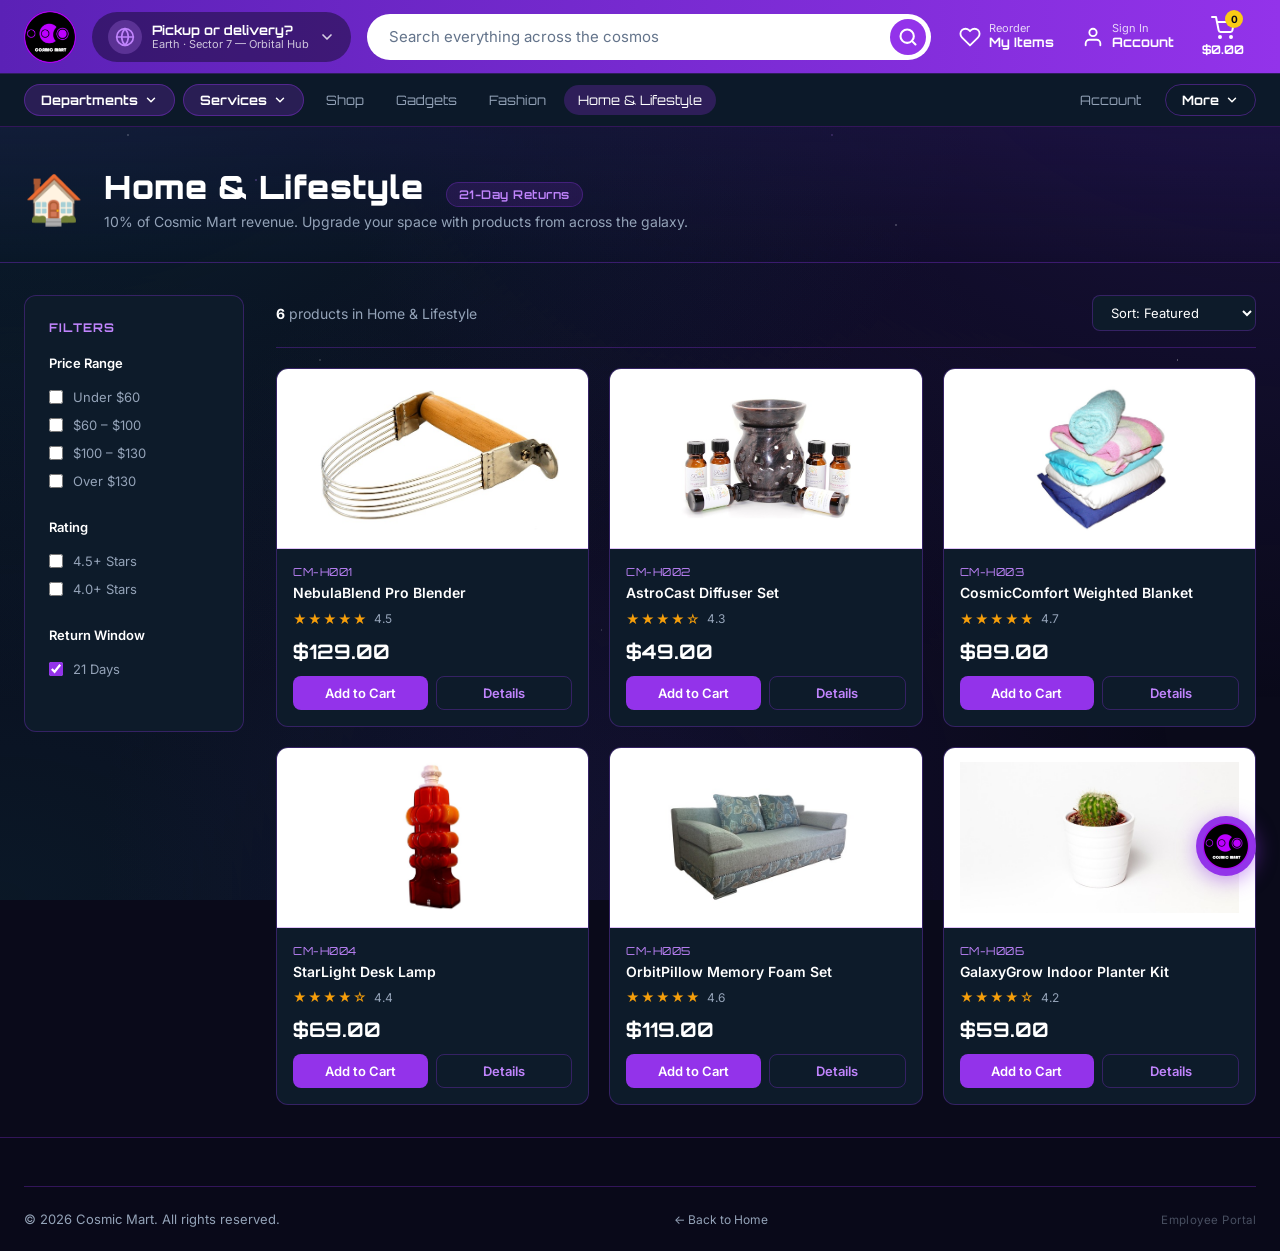
<file: cosmic-mart/home.html>
<!DOCTYPE html>
<html lang="en">
<head>
  <meta charset="UTF-8"/>
  <meta name="viewport" content="width=device-width, initial-scale=1.0"/>
  <title>Home &amp; Lifestyle — Cosmic Mart</title>
  <link rel="preconnect" href="https://fonts.googleapis.com">
  <link rel="preconnect" href="https://fonts.gstatic.com" crossorigin>
  <link href="https://fonts.googleapis.com/css2?family=Orbitron:wght@400;700;900&family=Inter:wght@300;400;500;600&display=swap" rel="stylesheet">
  <link rel="stylesheet" href="css/global.css">
  <link rel="stylesheet" href="css/components.css">
  <link rel="stylesheet" href="css/pages/category.css">
</head>
<body>

<nav class="cm-nav">
  <div class="cm-nav-main">
    <a href="index.html" class="cm-nav-logo">
      <img src="assets/logo.png" alt="Cosmic Mart" class="cm-logo-img">
    </a>
    <button type="button" class="cm-nav-location">
      <span class="cm-nav-location-icon">
        <svg width="20" height="20" viewBox="0 0 24 24" fill="none" stroke="currentColor" stroke-width="2" stroke-linecap="round" stroke-linejoin="round"><circle cx="12" cy="12" r="10"/><line x1="2" y1="12" x2="22" y2="12"/><path d="M12 2a15.3 15.3 0 0 1 4 10 15.3 15.3 0 0 1-4 10 15.3 15.3 0 0 1-4-10 15.3 15.3 0 0 1 4-10z"/></svg>
      </span>
      <span class="cm-nav-location-text">
        <strong>Pickup or delivery?</strong>
        <small>Earth &middot; Sector 7 &mdash; Orbital Hub</small>
      </span>
      <svg class="cm-nav-chevron" width="16" height="16" viewBox="0 0 24 24" fill="none" stroke="currentColor" stroke-width="2.5" stroke-linecap="round" stroke-linejoin="round"><polyline points="6 9 12 15 18 9"/></svg>
    </button>
    <form class="cm-nav-search" role="search" onsubmit="return false;">
      <input type="search" class="cm-nav-search-input" placeholder="Search everything across the cosmos" aria-label="Search Cosmic Mart">
      <button type="button" class="cm-nav-search-btn" aria-label="Search">
        <svg width="20" height="20" viewBox="0 0 24 24" fill="none" stroke="currentColor" stroke-width="2.5" stroke-linecap="round" stroke-linejoin="round"><circle cx="11" cy="11" r="8"/><line x1="21" y1="21" x2="16.65" y2="16.65"/></svg>
      </button>
    </form>
    <div class="cm-nav-actions">
      <a href="#" class="cm-nav-action cm-nav-action-reorder">
        <svg width="22" height="22" viewBox="0 0 24 24" fill="none" stroke="currentColor" stroke-width="2" stroke-linecap="round" stroke-linejoin="round"><path d="M20.84 4.61a5.5 5.5 0 0 0-7.78 0L12 5.67l-1.06-1.06a5.5 5.5 0 0 0-7.78 7.78l1.06 1.06L12 21.23l7.78-7.78 1.06-1.06a5.5 5.5 0 0 0 0-7.78z"/></svg>
        <span class="cm-nav-action-text">
          <small>Reorder</small>
          <strong>My Items</strong>
        </span>
      </a>
      <a href="account.html" class="cm-nav-action">
        <svg width="22" height="22" viewBox="0 0 24 24" fill="none" stroke="currentColor" stroke-width="2" stroke-linecap="round" stroke-linejoin="round"><path d="M20 21v-2a4 4 0 0 0-4-4H8a4 4 0 0 0-4 4v2"/><circle cx="12" cy="7" r="4"/></svg>
        <span class="cm-nav-action-text">
          <small>Sign In</small>
          <strong>Account</strong>
        </span>
      </a>
      <a href="#" class="cm-nav-cart">
        <span class="cm-nav-cart-icon">
          <svg width="24" height="24" viewBox="0 0 24 24" fill="none" stroke="currentColor" stroke-width="2" stroke-linecap="round" stroke-linejoin="round"><circle cx="9" cy="21" r="1"/><circle cx="20" cy="21" r="1"/><path d="M1 1h4l2.68 13.39a2 2 0 0 0 2 1.61h9.72a2 2 0 0 0 2-1.61L23 6H6"/></svg>
          <span class="cm-cart-badge">0</span>
        </span>
        <strong class="cm-nav-cart-total">$0.00</strong>
      </a>
    </div>
  </div>
  <div class="cm-nav-sub">
    <button type="button" class="cm-nav-pill cm-nav-pill-solid">
      Departments
      <svg width="14" height="14" viewBox="0 0 24 24" fill="none" stroke="currentColor" stroke-width="2.5" stroke-linecap="round" stroke-linejoin="round"><polyline points="6 9 12 15 18 9"/></svg>
    </button>
    <button type="button" class="cm-nav-pill cm-nav-pill-solid">
      Services
      <svg width="14" height="14" viewBox="0 0 24 24" fill="none" stroke="currentColor" stroke-width="2.5" stroke-linecap="round" stroke-linejoin="round"><polyline points="6 9 12 15 18 9"/></svg>
    </button>
    <ul class="cm-nav-links">
      <li><a href="index.html">Shop</a></li>
      <li><a href="gadgets.html">Gadgets</a></li>
      <li><a href="fashion.html">Fashion</a></li>
      <li><a href="home.html">Home &amp; Lifestyle</a></li>
    </ul>
    <div class="cm-nav-end">
      <a href="account.html" class="cm-nav-account">Account</a>
      <div class="cm-nav-more" id="cmNavMore">
        <button type="button" class="cm-nav-pill cm-nav-pill-more" id="cmMoreBtn" aria-haspopup="true" aria-expanded="false" aria-controls="cmMoreMenu">
          More
          <svg width="14" height="14" viewBox="0 0 24 24" fill="none" stroke="currentColor" stroke-width="2.5" stroke-linecap="round" stroke-linejoin="round"><polyline points="6 9 12 15 18 9"/></svg>
        </button>
        <div class="cm-nav-more-menu" id="cmMoreMenu" role="menu" hidden>
          <a href="returns.html" role="menuitem">Returns</a>
          <a href="dashboard.html" role="menuitem" style="color:#c084fc;font-weight:600;">Returns Dashboard</a>
          <a href="escalation.html" role="menuitem" style="color:#c084fc;font-weight:600;">Escalation Queue</a>
          <a href="#" role="menuitem">New Arrivals</a>
          <a href="#" role="menuitem">Cosmic Rewards</a>
          <a href="#" role="menuitem">Track Order</a>
          <a href="#" role="menuitem">Help</a>
        </div>
      </div>
    </div>
  </div>
</nav>

<main>
  <div class="cm-category-hero">
    <div class="cm-category-hero-inner">
      <span class="cm-category-hero-icon">🏠</span>
      <div>
        <h1>Home &amp; Lifestyle <span class="cm-return-policy-tag">21-Day Returns</span></h1>
        <p>10% of Cosmic Mart revenue. Upgrade your space with products from across the galaxy.</p>
      </div>
    </div>
  </div>

  <div class="cm-category-layout">
    <aside class="cm-filter-sidebar">
      <h3>Filters</h3>
      <div class="cm-filter-group">
        <h4>Price Range</h4>
        <label class="cm-filter-option"><input type="checkbox"> Under $60</label>
        <label class="cm-filter-option"><input type="checkbox"> $60 – $100</label>
        <label class="cm-filter-option"><input type="checkbox"> $100 – $130</label>
        <label class="cm-filter-option"><input type="checkbox"> Over $130</label>
      </div>
      <div class="cm-filter-group">
        <h4>Rating</h4>
        <label class="cm-filter-option"><input type="checkbox"> 4.5+ Stars</label>
        <label class="cm-filter-option"><input type="checkbox"> 4.0+ Stars</label>
      </div>
      <div class="cm-filter-group">
        <h4>Return Window</h4>
        <label class="cm-filter-option"><input type="checkbox" checked> 21 Days</label>
      </div>
    </aside>

    <div class="cm-category-results">
      <div class="cm-results-header">
        <div class="cm-results-count"><strong>6</strong> products in Home &amp; Lifestyle</div>
        <select class="cm-sort-select">
          <option>Sort: Featured</option>
          <option>Price: Low to High</option>
          <option>Price: High to Low</option>
          <option>Highest Rated</option>
        </select>
      </div>
      <div class="cm-product-grid" id="homeGrid" style="grid-template-columns:repeat(3,1fr);"></div>
    </div>
  </div>
</main>

<footer class="cm-footer">
  <div class="cm-footer-inner">
    <div class="cm-footer-bottom">
      <p>© 2026 Cosmic Mart. All rights reserved.</p>
      <p style="color:#4b5563;font-size:12px;"><a href="index.html" style="color:#94a3b8;text-decoration:none;">← Back to Home</a></p>
      <p class="cm-footer-portal"><a href="login.html">Employee Portal</a></p>
    </div>
  </div>
</footer>

<script src="js/config.js"></script>
<script src="js/mock-data.js"></script>
<script src="js/global.js"></script>
<script>
  document.addEventListener('DOMContentLoaded', function () {
    const items = window.mockData.products.filter(function (p) { return p.category === 'home'; });
    const grid = document.getElementById('homeGrid');
    items.forEach(function (p) {
      const stars = Math.round(p.rating);
      const card = document.createElement('div');
      card.className = 'cm-product-card';
      card.innerHTML =
        '<div class="cm-product-img"><img src="assets/products/' + p.id + '.jpg" alt="' + p.name + '" loading="lazy"></div>' +
        '<div class="cm-product-body">' +
          '<div class="cm-product-sku">' + p.id + '</div>' +
          '<div class="cm-product-name">' + p.name + '</div>' +
          '<div class="cm-rating"><span class="cm-stars">' + '★'.repeat(stars) + '☆'.repeat(5-stars) + '</span><span class="cm-rating-num">' + p.rating + '</span></div>' +
          '<div class="cm-product-price">$' + p.price.toFixed(2) + '</div>' +
          '<div class="cm-product-actions">' +
            '<button class="cm-btn cm-btn-primary cm-btn-sm" onclick="alert(\'Added to cart!\')">Add to Cart</button>' +
            '<button class="cm-btn cm-btn-secondary cm-btn-sm" onclick="alert(\'Product detail pages coming soon!\')">Details</button>' +
          '</div>' +
        '</div>';
      grid.appendChild(card);
    });
  });
</script>
</body>
</html>
</file>
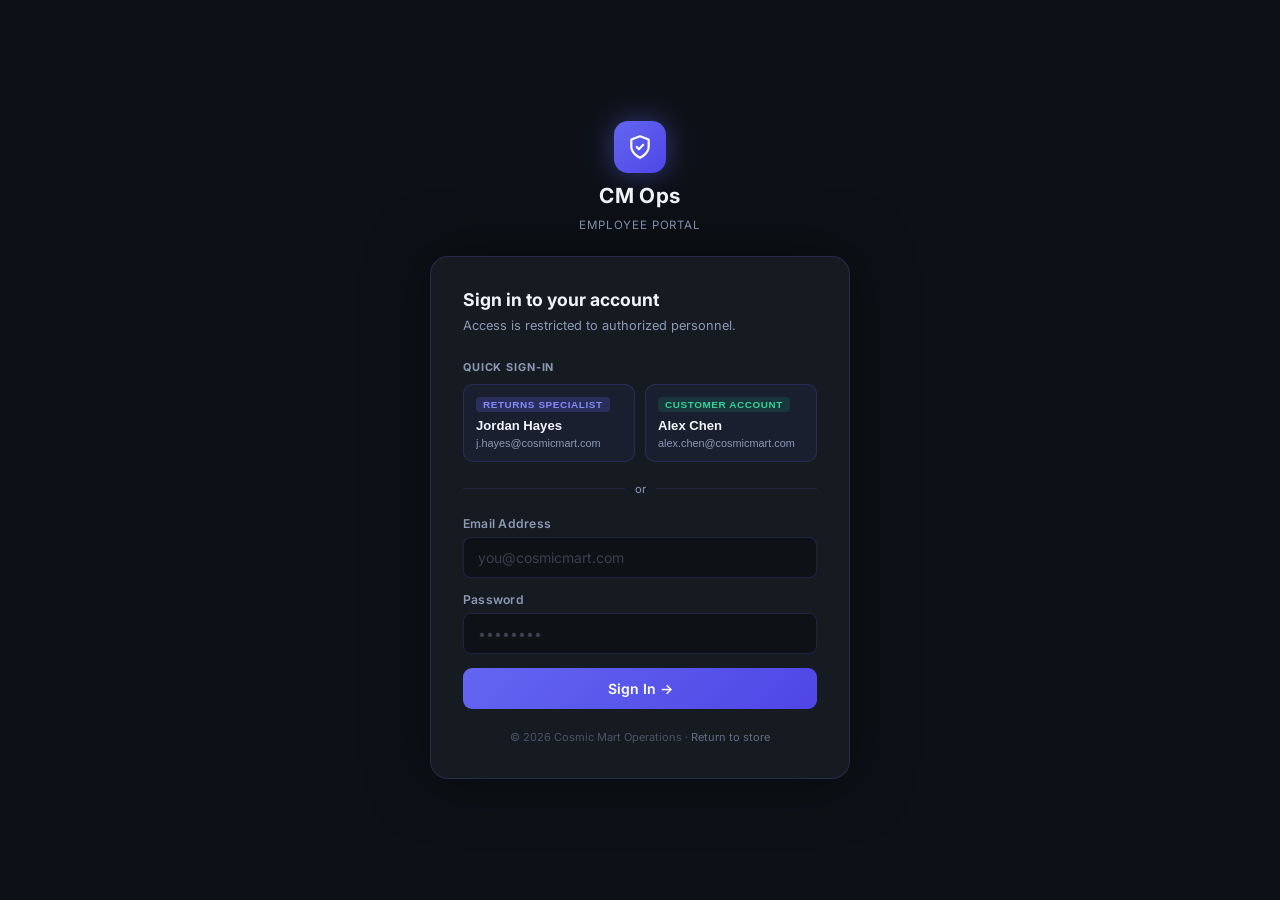
<file: cosmic-mart/login.html>
<!DOCTYPE html>
<html lang="en">
<head>
  <meta charset="UTF-8"/>
  <meta name="viewport" content="width=device-width, initial-scale=1.0"/>
  <title>Sign In — CM Ops Employee Portal</title>
  <link rel="preconnect" href="https://fonts.googleapis.com">
  <link rel="preconnect" href="https://fonts.gstatic.com" crossorigin>
  <link href="https://fonts.googleapis.com/css2?family=Inter:wght@300;400;500;600;700&display=swap" rel="stylesheet">
  <link rel="stylesheet" href="css/pages/login.css">
  <style>
    @keyframes lp-shake {
      0%,100% { transform: translateX(0); }
      20%      { transform: translateX(-6px); }
      40%      { transform: translateX(6px); }
      60%      { transform: translateX(-4px); }
      80%      { transform: translateX(4px); }
    }
    .lp-card.is-shaking { animation: lp-shake 0.4s ease; }
  </style>
</head>
<body>

<div class="lp-brand">
  <div class="lp-brand-icon">
    <svg width="26" height="26" viewBox="0 0 24 24" fill="none" stroke="#fff" stroke-width="2" stroke-linecap="round" stroke-linejoin="round">
      <path d="M12 22s8-4 8-10V5l-8-3-8 3v7c0 6 8 10 8 10z"/>
      <polyline points="9 12 11 14 15 10"/>
    </svg>
  </div>
  <strong class="lp-brand-title">CM Ops</strong>
  <span class="lp-brand-sub">Employee Portal</span>
</div>

<div class="lp-card" id="lpCard">
  <h2 class="lp-card-title">Sign in to your account</h2>
  <p class="lp-card-sub">Access is restricted to authorized personnel.</p>

  <span class="lp-suggestions-label">Quick sign-in</span>
  <div class="lp-suggestions">

    <button type="button" class="lp-suggest-btn"
            data-email="j.hayes@cosmicmart.com"
            data-pass="Ops2026!"
            data-dest="escalation.html">
      <span class="lp-suggest-role role-employee">Returns Specialist</span>
      <span class="lp-suggest-name">Jordan Hayes</span>
      <span class="lp-suggest-email">j.hayes@cosmicmart.com</span>
    </button>

    <button type="button" class="lp-suggest-btn"
            data-email="alex.chen@cosmicmart.com"
            data-pass="CosmicShop1!"
            data-dest="index.html">
      <span class="lp-suggest-role role-customer">Customer Account</span>
      <span class="lp-suggest-name">Alex Chen</span>
      <span class="lp-suggest-email">alex.chen@cosmicmart.com</span>
    </button>

  </div>

  <div class="lp-divider">or</div>

  <form id="lpForm" onsubmit="return false;">
    <div class="lp-field">
      <label for="lpEmail">Email Address</label>
      <input type="email" id="lpEmail" autocomplete="email" placeholder="you@cosmicmart.com"/>
    </div>
    <div class="lp-field">
      <label for="lpPass">Password</label>
      <input type="password" id="lpPass" autocomplete="current-password" placeholder="••••••••"/>
    </div>
    <div id="lpError" class="lp-error">Invalid credentials. Use the quick sign-in above.</div>
    <button type="submit" class="lp-submit">Sign In →</button>
  </form>

  <p class="lp-footer-note">© 2026 Cosmic Mart Operations · <a href="index.html">Return to store</a></p>
</div>

<script>
  var ACCOUNTS = [
    { email: 'j.hayes@cosmicmart.com',   pass: 'Ops2026!',     dest: 'escalation.html', role: 'specialist', name: 'Jordan Hayes' },
    { email: 'alex.chen@cosmicmart.com',  pass: 'CosmicShop1!', dest: 'index.html',      role: 'customer',   name: 'Alex Chen'   }
  ];

  // Quick-fill suggestion buttons
  document.querySelectorAll('.lp-suggest-btn').forEach(function (btn) {
    btn.addEventListener('click', function () {
      document.getElementById('lpEmail').value = btn.dataset.email;
      document.getElementById('lpPass').value  = btn.dataset.pass;
      document.querySelectorAll('.lp-suggest-btn').forEach(function (b) { b.classList.remove('is-active'); });
      btn.classList.add('is-active');
      document.getElementById('lpError').classList.remove('is-visible');
      document.querySelector('.lp-submit').focus();
    });
  });

  // Form submit
  document.getElementById('lpForm').addEventListener('submit', function () {
    var email = document.getElementById('lpEmail').value.trim().toLowerCase();
    var pass  = document.getElementById('lpPass').value;
    var match = null;
    for (var i = 0; i < ACCOUNTS.length; i++) {
      if (ACCOUNTS[i].email.toLowerCase() === email && ACCOUNTS[i].pass === pass) {
        match = ACCOUNTS[i];
        break;
      }
    }
    if (match) {
      sessionStorage.setItem('portalUser', JSON.stringify({
        email: match.email,
        role:  match.role,
        name:  match.name,
        dest:  match.dest
      }));
      window.location.href = match.dest;
    } else {
      var errEl = document.getElementById('lpError');
      errEl.classList.add('is-visible');
      document.getElementById('lpPass').value = '';
      var card = document.getElementById('lpCard');
      card.classList.add('is-shaking');
      setTimeout(function () { card.classList.remove('is-shaking'); }, 400);
    }
  });
</script>
</body>
</html>
</file>
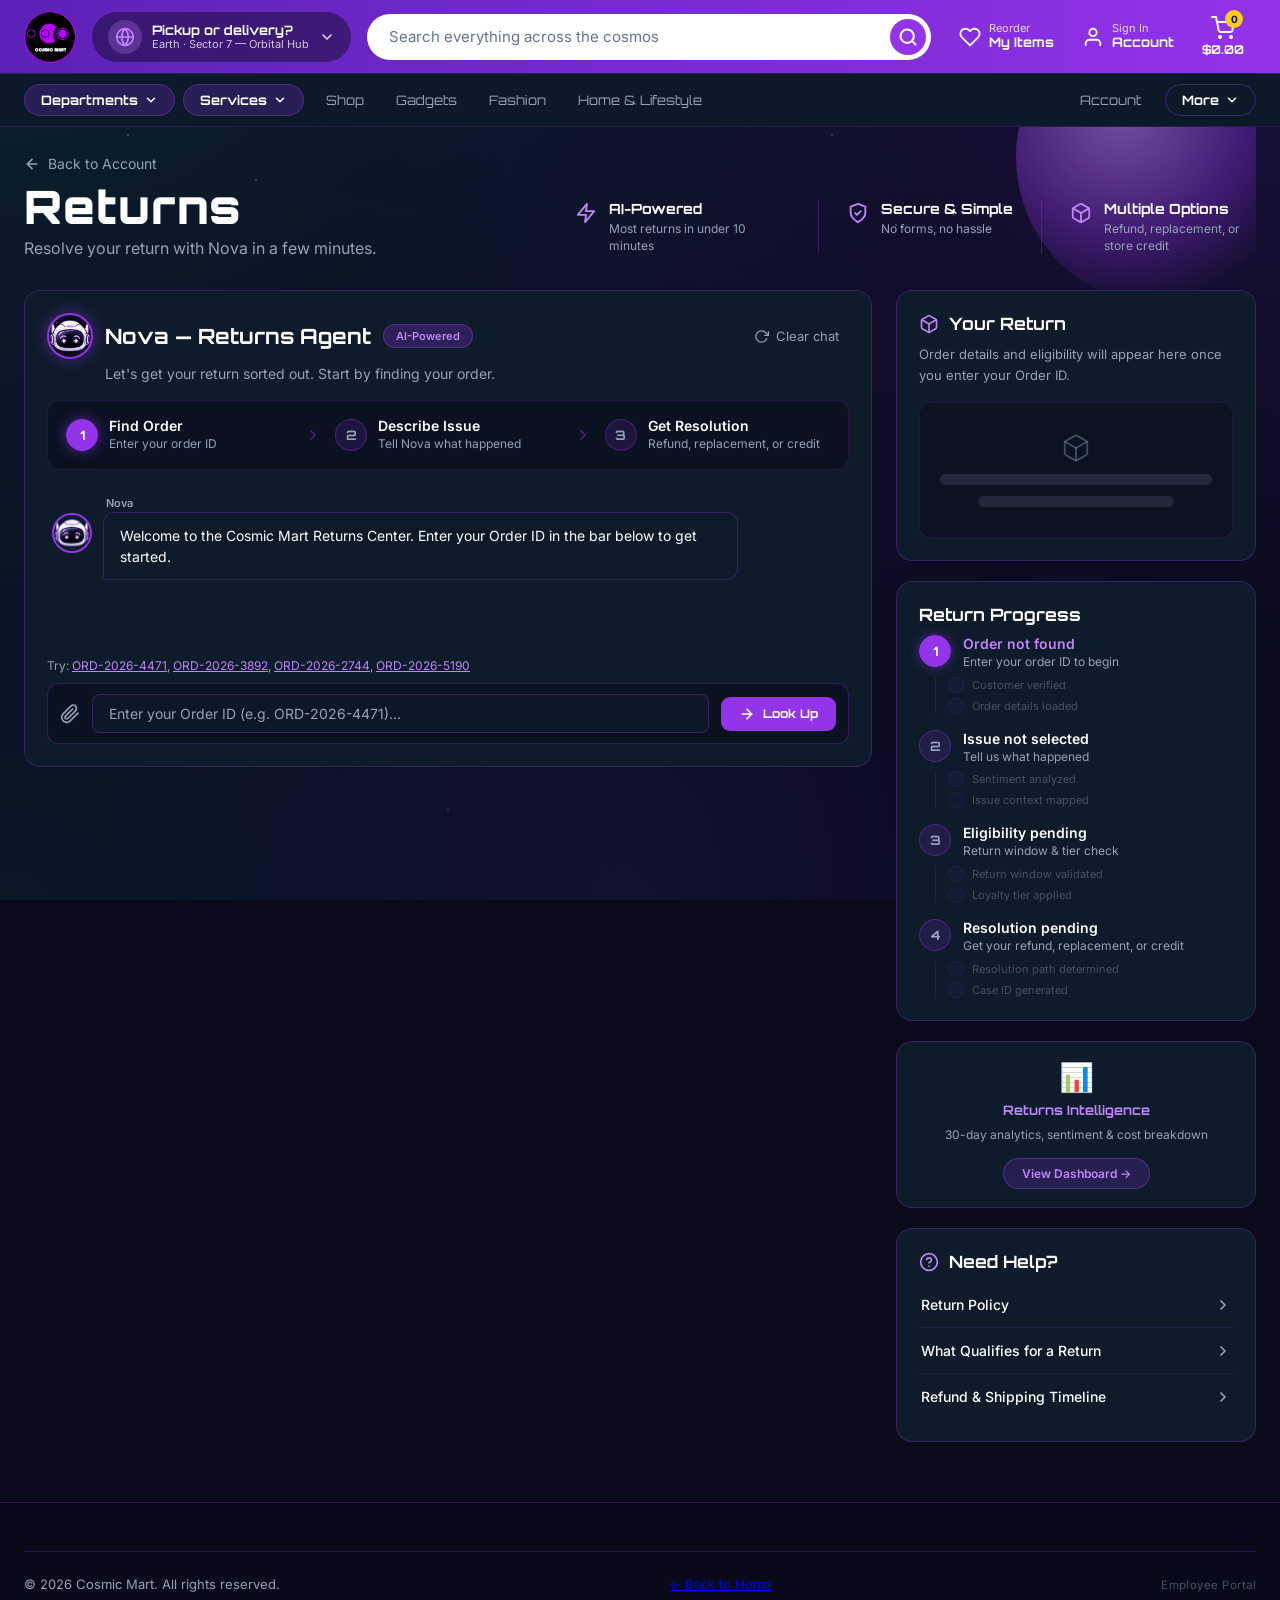
<file: cosmic-mart/returns.html>
<!DOCTYPE html>
<html lang="en">
<head>
  <meta charset="UTF-8"/>
  <meta name="viewport" content="width=device-width, initial-scale=1.0"/>
  <title>Returns Center — Cosmic Mart</title>
  <link rel="preconnect" href="https://fonts.googleapis.com">
  <link rel="preconnect" href="https://fonts.gstatic.com" crossorigin>
  <link href="https://fonts.googleapis.com/css2?family=Orbitron:wght@400;700;900&family=Inter:wght@300;400;500;600&display=swap" rel="stylesheet">
  <link rel="stylesheet" href="css/global.css">
  <link rel="stylesheet" href="css/components.css">
  <link rel="stylesheet" href="css/pages/returns.css">
</head>
<body>

<nav class="cm-nav">
  <div class="cm-nav-main">
    <a href="index.html" class="cm-nav-logo">
      <img src="assets/logo.png" alt="Cosmic Mart" class="cm-logo-img">
    </a>
    <button type="button" class="cm-nav-location">
      <span class="cm-nav-location-icon">
        <svg width="20" height="20" viewBox="0 0 24 24" fill="none" stroke="currentColor" stroke-width="2" stroke-linecap="round" stroke-linejoin="round"><circle cx="12" cy="12" r="10"/><line x1="2" y1="12" x2="22" y2="12"/><path d="M12 2a15.3 15.3 0 0 1 4 10 15.3 15.3 0 0 1-4 10 15.3 15.3 0 0 1-4-10 15.3 15.3 0 0 1 4-10z"/></svg>
      </span>
      <span class="cm-nav-location-text">
        <strong>Pickup or delivery?</strong>
        <small>Earth &middot; Sector 7 &mdash; Orbital Hub</small>
      </span>
      <svg class="cm-nav-chevron" width="16" height="16" viewBox="0 0 24 24" fill="none" stroke="currentColor" stroke-width="2.5" stroke-linecap="round" stroke-linejoin="round"><polyline points="6 9 12 15 18 9"/></svg>
    </button>
    <form class="cm-nav-search" role="search" onsubmit="return false;">
      <input type="search" class="cm-nav-search-input" placeholder="Search everything across the cosmos" aria-label="Search Cosmic Mart">
      <button type="button" class="cm-nav-search-btn" aria-label="Search">
        <svg width="20" height="20" viewBox="0 0 24 24" fill="none" stroke="currentColor" stroke-width="2.5" stroke-linecap="round" stroke-linejoin="round"><circle cx="11" cy="11" r="8"/><line x1="21" y1="21" x2="16.65" y2="16.65"/></svg>
      </button>
    </form>
    <div class="cm-nav-actions">
      <a href="#" class="cm-nav-action cm-nav-action-reorder">
        <svg width="22" height="22" viewBox="0 0 24 24" fill="none" stroke="currentColor" stroke-width="2" stroke-linecap="round" stroke-linejoin="round"><path d="M20.84 4.61a5.5 5.5 0 0 0-7.78 0L12 5.67l-1.06-1.06a5.5 5.5 0 0 0-7.78 7.78l1.06 1.06L12 21.23l7.78-7.78 1.06-1.06a5.5 5.5 0 0 0 0-7.78z"/></svg>
        <span class="cm-nav-action-text">
          <small>Reorder</small>
          <strong>My Items</strong>
        </span>
      </a>
      <a href="account.html" class="cm-nav-action">
        <svg width="22" height="22" viewBox="0 0 24 24" fill="none" stroke="currentColor" stroke-width="2" stroke-linecap="round" stroke-linejoin="round"><path d="M20 21v-2a4 4 0 0 0-4-4H8a4 4 0 0 0-4 4v2"/><circle cx="12" cy="7" r="4"/></svg>
        <span class="cm-nav-action-text">
          <small>Sign In</small>
          <strong>Account</strong>
        </span>
      </a>
      <a href="#" class="cm-nav-cart">
        <span class="cm-nav-cart-icon">
          <svg width="24" height="24" viewBox="0 0 24 24" fill="none" stroke="currentColor" stroke-width="2" stroke-linecap="round" stroke-linejoin="round"><circle cx="9" cy="21" r="1"/><circle cx="20" cy="21" r="1"/><path d="M1 1h4l2.68 13.39a2 2 0 0 0 2 1.61h9.72a2 2 0 0 0 2-1.61L23 6H6"/></svg>
          <span class="cm-cart-badge">0</span>
        </span>
        <strong class="cm-nav-cart-total">$0.00</strong>
      </a>
    </div>
  </div>
  <div class="cm-nav-sub">
    <button type="button" class="cm-nav-pill cm-nav-pill-solid">
      Departments
      <svg width="14" height="14" viewBox="0 0 24 24" fill="none" stroke="currentColor" stroke-width="2.5" stroke-linecap="round" stroke-linejoin="round"><polyline points="6 9 12 15 18 9"/></svg>
    </button>
    <button type="button" class="cm-nav-pill cm-nav-pill-solid">
      Services
      <svg width="14" height="14" viewBox="0 0 24 24" fill="none" stroke="currentColor" stroke-width="2.5" stroke-linecap="round" stroke-linejoin="round"><polyline points="6 9 12 15 18 9"/></svg>
    </button>
    <ul class="cm-nav-links">
      <li><a href="index.html">Shop</a></li>
      <li><a href="gadgets.html">Gadgets</a></li>
      <li><a href="fashion.html">Fashion</a></li>
      <li><a href="home.html">Home &amp; Lifestyle</a></li>
    </ul>
    <div class="cm-nav-end">
      <a href="account.html" class="cm-nav-account">Account</a>
      <div class="cm-nav-more" id="cmNavMore">
        <button type="button" class="cm-nav-pill cm-nav-pill-more" id="cmMoreBtn" aria-haspopup="true" aria-expanded="false" aria-controls="cmMoreMenu">
          More
          <svg width="14" height="14" viewBox="0 0 24 24" fill="none" stroke="currentColor" stroke-width="2.5" stroke-linecap="round" stroke-linejoin="round"><polyline points="6 9 12 15 18 9"/></svg>
        </button>
        <div class="cm-nav-more-menu" id="cmMoreMenu" role="menu" hidden>
          <a href="returns.html" role="menuitem">Returns</a>
          <a href="dashboard.html" role="menuitem" style="color:#c084fc;font-weight:600;">Returns Dashboard</a>
          <a href="escalation.html" role="menuitem" style="color:#c084fc;font-weight:600;">Escalation Queue</a>
          <a href="#" role="menuitem">New Arrivals</a>
          <a href="#" role="menuitem">Cosmic Rewards</a>
          <a href="#" role="menuitem">Track Order</a>
          <a href="#" role="menuitem">Help</a>
        </div>
      </div>
    </div>
  </div>
</nav>

<main class="cm-returns-page">

  <!-- Top band -->
  <section class="cm-returns-head">
    <div class="cm-returns-head-text">
      <a href="account.html" class="cm-returns-back">
        <svg width="16" height="16" viewBox="0 0 24 24" fill="none" stroke="currentColor" stroke-width="2.5" stroke-linecap="round" stroke-linejoin="round"><line x1="19" y1="12" x2="5" y2="12"/><polyline points="12 19 5 12 12 5"/></svg>
        Back to Account
      </a>
      <h1>Returns</h1>
      <p>Resolve your return with Nova in a few minutes.</p>
    </div>

    <div class="cm-returns-features">
      <div class="cm-returns-feature">
        <span class="cm-returns-feature-icon">
          <svg width="22" height="22" viewBox="0 0 24 24" fill="none" stroke="currentColor" stroke-width="2" stroke-linecap="round" stroke-linejoin="round"><polygon points="13 2 3 14 12 14 11 22 21 10 12 10 13 2"/></svg>
        </span>
        <span class="cm-returns-feature-text">
          <strong>AI-Powered</strong>
          <small>Most returns in under 10 minutes</small>
        </span>
      </div>
      <div class="cm-returns-feature">
        <span class="cm-returns-feature-icon">
          <svg width="22" height="22" viewBox="0 0 24 24" fill="none" stroke="currentColor" stroke-width="2" stroke-linecap="round" stroke-linejoin="round"><path d="M12 22s8-4 8-10V5l-8-3-8 3v7c0 6 8 10 8 10z"/><polyline points="9 12 11 14 15 10"/></svg>
        </span>
        <span class="cm-returns-feature-text">
          <strong>Secure &amp; Simple</strong>
          <small>No forms, no hassle</small>
        </span>
      </div>
      <div class="cm-returns-feature">
        <span class="cm-returns-feature-icon">
          <svg width="22" height="22" viewBox="0 0 24 24" fill="none" stroke="currentColor" stroke-width="2" stroke-linecap="round" stroke-linejoin="round"><path d="M21 16V8a2 2 0 0 0-1-1.73l-7-4a2 2 0 0 0-2 0l-7 4A2 2 0 0 0 3 8v8a2 2 0 0 0 1 1.73l7 4a2 2 0 0 0 2 0l7-4A2 2 0 0 0 21 16z"/><polyline points="3.27 6.96 12 12.01 20.73 6.96"/><line x1="12" y1="22.08" x2="12" y2="12"/></svg>
        </span>
        <span class="cm-returns-feature-text">
          <strong>Multiple Options</strong>
          <small>Refund, replacement, or store credit</small>
        </span>
      </div>
    </div>
  </section>

  <!-- Two-column layout -->
  <div class="cm-returns-layout">

    <div class="cm-returns-main">

      <!-- Nova chat card -->
      <section class="cm-nova-card">
        <header class="cm-nova-head">
          <img class="cm-nova-avatar" src="assets/nova_pfp.png" alt="Nova">
          <h2 class="cm-nova-title">Nova &mdash; Returns Agent</h2>
          <span class="cm-nova-pill">AI-Powered</span>
          <button type="button" class="cm-nova-clear" id="cmClearChat">
            <svg width="15" height="15" viewBox="0 0 24 24" fill="none" stroke="currentColor" stroke-width="2" stroke-linecap="round" stroke-linejoin="round"><polyline points="23 4 23 10 17 10"/><path d="M20.49 15a9 9 0 1 1-2.12-9.36L23 10"/></svg>
            Clear chat
          </button>
        </header>
        <p class="cm-nova-sub">Let's get your return sorted out. Start by finding your order.</p>

        <!-- 3-step strip -->
        <ol class="cm-step-strip">
          <li class="cm-step cm-step-active" id="cmStepFind">
            <span class="cm-step-num">1</span>
            <span class="cm-step-text"><strong>Find Order</strong><small>Enter your order ID</small></span>
          </li>
          <li class="cm-step-sep" aria-hidden="true">
            <svg width="16" height="16" viewBox="0 0 24 24" fill="none" stroke="currentColor" stroke-width="2.5" stroke-linecap="round" stroke-linejoin="round"><polyline points="9 18 15 12 9 6"/></svg>
          </li>
          <li class="cm-step" id="cmStepDescribe">
            <span class="cm-step-num">2</span>
            <span class="cm-step-text"><strong>Describe Issue</strong><small>Tell Nova what happened</small></span>
          </li>
          <li class="cm-step-sep" aria-hidden="true">
            <svg width="16" height="16" viewBox="0 0 24 24" fill="none" stroke="currentColor" stroke-width="2.5" stroke-linecap="round" stroke-linejoin="round"><polyline points="9 18 15 12 9 6"/></svg>
          </li>
          <li class="cm-step" id="cmStepResolve">
            <span class="cm-step-num">3</span>
            <span class="cm-step-text"><strong>Get Resolution</strong><small>Refund, replacement, or credit</small></span>
          </li>
        </ol>

        <!-- Chat transcript (chat-ui.js appends bubbles, typing + progress here) -->
        <div class="cm-chat-messages" id="cmReturnsMessages"></div>

        <!-- Sample shortcuts — visible in STATE A (order lookup), hidden in STATE B (chat) -->
        <p class="cm-order-try" id="cmOrderTry">Try:
          <button type="button" class="cm-order-sample" data-order="ORD-2026-4471">ORD-2026-4471</button>,
          <button type="button" class="cm-order-sample" data-order="ORD-2026-3892">ORD-2026-3892</button>,
          <button type="button" class="cm-order-sample" data-order="ORD-2026-2744">ORD-2026-2744</button>,
          <button type="button" class="cm-order-sample" data-order="ORD-2026-5190">ORD-2026-5190</button>
        </p>

        <!-- Unified input bar: STATE A = order lookup, STATE B = message send -->
        <div class="cm-chat-input">
          <span class="cm-chat-attach" aria-hidden="true">
            <svg width="20" height="20" viewBox="0 0 24 24" fill="none" stroke="currentColor" stroke-width="2" stroke-linecap="round" stroke-linejoin="round"><path d="M21.44 11.05l-9.19 9.19a6 6 0 0 1-8.49-8.49l9.19-9.19a4 4 0 0 1 5.66 5.66l-9.2 9.19a2 2 0 0 1-2.83-2.83l8.49-8.48"/></svg>
          </span>
          <input type="text" id="cmReturnsInput" placeholder="Enter your Order ID (e.g. ORD-2026-4471)..." autocomplete="off"/>
          <button type="button" id="cmReturnsSend">
            <svg width="16" height="16" viewBox="0 0 24 24" fill="none" stroke="currentColor" stroke-width="2.5" stroke-linecap="round" stroke-linejoin="round"><line x1="5" y1="12" x2="19" y2="12"/><polyline points="12 5 19 12 12 19"/></svg>
            <span id="cmSendLabel">Look Up</span>
          </button>
        </div>
      </section>
    </div>

    <!-- Sidebar -->
    <aside class="cm-returns-side">

      <section class="cm-side-card">
        <h3 class="cm-side-title">
          <svg width="20" height="20" viewBox="0 0 24 24" fill="none" stroke="currentColor" stroke-width="2" stroke-linecap="round" stroke-linejoin="round"><path d="M21 16V8a2 2 0 0 0-1-1.73l-7-4a2 2 0 0 0-2 0l-7 4A2 2 0 0 0 3 8v8a2 2 0 0 0 1 1.73l7 4a2 2 0 0 0 2 0l7-4A2 2 0 0 0 21 16z"/><polyline points="3.27 6.96 12 12.01 20.73 6.96"/><line x1="12" y1="22.08" x2="12" y2="12"/></svg>
          Your Return
        </h3>
        <p class="cm-side-lead">Order details and eligibility will appear here once you enter your Order ID.</p>
        <div class="cm-order-info" id="cmOrderInfo"></div>
        <div class="cm-return-skeleton" id="cmReturnSkeleton">
          <svg width="30" height="30" viewBox="0 0 24 24" fill="none" stroke="currentColor" stroke-width="1.5" stroke-linecap="round" stroke-linejoin="round"><path d="M21 16V8a2 2 0 0 0-1-1.73l-7-4a2 2 0 0 0-2 0l-7 4A2 2 0 0 0 3 8v8a2 2 0 0 0 1 1.73l7 4a2 2 0 0 0 2 0l7-4A2 2 0 0 0 21 16z"/><polyline points="3.27 6.96 12 12.01 20.73 6.96"/><line x1="12" y1="22.08" x2="12" y2="12"/></svg>
          <span class="cm-skeleton-bar"></span>
          <span class="cm-skeleton-bar cm-skeleton-bar-short"></span>
        </div>
      </section>

      <section class="cm-side-card">
        <h3 class="cm-side-title">Return Progress</h3>
        <ol class="cm-progress-list">
          <li class="cm-progress-row is-active" id="cmProgOrder">
            <div class="cm-prog-main">
              <span class="cm-step-num">1</span>
              <span class="cm-step-text"><strong>Order not found</strong><small>Enter your order ID to begin</small></span>
            </div>
            <ul class="cm-substep-list">
              <li class="cm-substep" id="cmSubCustomer">
                <span class="cm-substep-num"></span>
                <span class="cm-substep-label">Customer verified</span>
              </li>
              <li class="cm-substep" id="cmSubOrderLoad">
                <span class="cm-substep-num"></span>
                <span class="cm-substep-label">Order details loaded</span>
              </li>
            </ul>
          </li>
          <li class="cm-progress-row" id="cmProgIssue">
            <div class="cm-prog-main">
              <span class="cm-step-num">2</span>
              <span class="cm-step-text"><strong>Issue not selected</strong><small>Tell us what happened</small></span>
            </div>
            <ul class="cm-substep-list">
              <li class="cm-substep" id="cmSubSentiment">
                <span class="cm-substep-num"></span>
                <span class="cm-substep-label">Sentiment analyzed</span>
              </li>
              <li class="cm-substep" id="cmSubContext">
                <span class="cm-substep-num"></span>
                <span class="cm-substep-label">Issue context mapped</span>
              </li>
            </ul>
          </li>
          <li class="cm-progress-row" id="cmProgElig">
            <div class="cm-prog-main">
              <span class="cm-step-num">3</span>
              <span class="cm-step-text"><strong>Eligibility pending</strong><small>Return window &amp; tier check</small></span>
            </div>
            <ul class="cm-substep-list">
              <li class="cm-substep" id="cmSubWindow">
                <span class="cm-substep-num"></span>
                <span class="cm-substep-label">Return window validated</span>
              </li>
              <li class="cm-substep" id="cmSubTier">
                <span class="cm-substep-num"></span>
                <span class="cm-substep-label">Loyalty tier applied</span>
              </li>
            </ul>
          </li>
          <li class="cm-progress-row" id="cmProgResolution">
            <div class="cm-prog-main">
              <span class="cm-step-num">4</span>
              <span class="cm-step-text"><strong>Resolution pending</strong><small>Get your refund, replacement, or credit</small></span>
            </div>
            <ul class="cm-substep-list">
              <li class="cm-substep" id="cmSubResType">
                <span class="cm-substep-num"></span>
                <span class="cm-substep-label">Resolution path determined</span>
              </li>
              <li class="cm-substep" id="cmSubCaseRef">
                <span class="cm-substep-num"></span>
                <span class="cm-substep-label">Case ID generated</span>
              </li>
            </ul>
          </li>
        </ol>
      </section>

      <section class="cm-side-card" style="text-align:center;padding:18px 22px;">
        <a href="dashboard.html" style="display:flex;flex-direction:column;align-items:center;gap:8px;text-decoration:none;">
          <span style="font-size:28px;">📊</span>
          <span style="font-family:'Orbitron',sans-serif;font-size:13px;font-weight:700;color:#c084fc;">Returns Intelligence</span>
          <span style="font-size:12px;color:#94a3b8;line-height:1.5;">30-day analytics, sentiment &amp; cost breakdown</span>
          <span style="margin-top:6px;padding:7px 18px;border-radius:9999px;background:rgba(147,51,234,0.2);border:1px solid rgba(147,51,234,0.45);font-size:12px;font-weight:600;color:#c084fc;">View Dashboard →</span>
        </a>
      </section>

      <section class="cm-side-card">
        <h3 class="cm-side-title">
          <svg width="20" height="20" viewBox="0 0 24 24" fill="none" stroke="currentColor" stroke-width="2" stroke-linecap="round" stroke-linejoin="round"><circle cx="12" cy="12" r="10"/><path d="M9.09 9a3 3 0 0 1 5.83 1c0 2-3 3-3 3"/><line x1="12" y1="17" x2="12.01" y2="17"/></svg>
          Need Help?
        </h3>
        <div class="cm-help-accordion">

          <details class="cm-help-item">
            <summary class="cm-help-summary">
              Return Policy
              <svg class="cm-help-chevron" width="16" height="16" viewBox="0 0 24 24" fill="none" stroke="currentColor" stroke-width="2.5" stroke-linecap="round" stroke-linejoin="round"><polyline points="9 18 15 12 9 6"/></svg>
            </summary>
            <div class="cm-help-body">
              <ul class="cm-help-policy-list">
                <li><span>Gadgets &amp; Electronics</span><strong>30 days</strong></li>
                <li><span>Fashion &amp; Apparel</span><strong>14 days</strong></li>
                <li><span>Home &amp; Lifestyle</span><strong>21 days</strong></li>
                <li><span>Cosmic Rewards Tier 1 &amp; 2</span><strong>+7 extra days</strong></li>
              </ul>
              <p class="cm-help-note">Items must be in original or near-original condition. Opened digital &amp; software products are non-returnable.</p>
            </div>
          </details>

          <details class="cm-help-item">
            <summary class="cm-help-summary">
              What Qualifies for a Return
              <svg class="cm-help-chevron" width="16" height="16" viewBox="0 0 24 24" fill="none" stroke="currentColor" stroke-width="2.5" stroke-linecap="round" stroke-linejoin="round"><polyline points="9 18 15 12 9 6"/></svg>
            </summary>
            <div class="cm-help-body">
              <ul class="cm-help-check-list">
                <li>Defective or malfunctioning product</li>
                <li>Wrong item received</li>
                <li>Item damaged during transit</li>
                <li>Product not as described on the website</li>
                <li>Unopened item (changed mind, within window)</li>
              </ul>
              <p class="cm-help-note">Opened &ldquo;changed mind&rdquo; returns may qualify for store credit. Cosmic Rewards Tier 1 members receive a full refund regardless.</p>
            </div>
          </details>

          <details class="cm-help-item">
            <summary class="cm-help-summary">
              Refund &amp; Shipping Timeline
              <svg class="cm-help-chevron" width="16" height="16" viewBox="0 0 24 24" fill="none" stroke="currentColor" stroke-width="2.5" stroke-linecap="round" stroke-linejoin="round"><polyline points="9 18 15 12 9 6"/></svg>
            </summary>
            <div class="cm-help-body">
              <ul class="cm-help-policy-list">
                <li><span>Prepaid label</span><strong>Instant</strong></li>
                <li><span>Refund to original payment</span><strong>3–5 business days</strong></li>
                <li><span>Replacement shipping</span><strong>2 business days</strong></li>
                <li><span>Tier 2 replacements</span><strong>Priority</strong></li>
              </ul>
              <p class="cm-help-note">Carrier claims are filed automatically for transit-damaged items — no action needed from you.</p>
            </div>
          </details>

        </div>
      </section>

    </aside>
  </div>
</main>

<footer class="cm-footer">
  <div class="cm-footer-inner">
    <div class="cm-footer-bottom">
      <p>© 2026 Cosmic Mart. All rights reserved.</p>
      <p class="cm-footer-meta"><a href="index.html">← Back to Home</a></p>
      <p class="cm-footer-portal"><a href="login.html">Employee Portal</a></p>
    </div>
  </div>
</footer>

<!-- Case number modal -->
<div class="cm-case-modal-overlay" id="cmCaseModal" hidden>
  <div class="cm-case-modal">
    <button class="cm-case-modal-close" id="cmCaseModalClose" aria-label="Close">&#x2715;</button>
    <div class="cm-case-modal-icon">&#x1F4CB;</div>
    <h3 class="cm-case-modal-title">Your Case Number</h3>
    <div class="cm-case-modal-number" id="cmCaseModalNumber">CM-2026-XXXX</div>
    <p class="cm-case-modal-hint">Include this in your email subject for faster support.</p>
    <p class="cm-case-modal-subject" id="cmCaseModalSubject"></p>
    <div class="cm-case-modal-actions">
      <button class="cm-btn cm-btn-primary" id="cmCaseModalCopy">Copy Case Number</button>
      <a class="cm-btn cm-btn-secondary" id="cmCaseModalEmail" href="mailto:cosmomart@support.com">Email Support</a>
    </div>
  </div>
</div>

<!-- Case Report Modal -->
<div class="cm-report-overlay" id="cmReportModal" hidden>
  <div class="cm-report-modal" role="dialog" aria-modal="true" aria-label="Case Report">
    <button class="cm-case-modal-close" id="cmReportModalClose" aria-label="Close">&#x2715;</button>
    <div class="cm-report-header">
      <div class="cm-report-header-left">
        <span class="cm-report-icon">📄</span>
        <div>
          <h3 class="cm-report-title">Return Case Report</h3>
          <div class="cm-report-case-ref" id="cmReportCaseRef">CM-2026-XXXX</div>
        </div>
      </div>
      <span class="cm-report-status-badge" id="cmReportStatusBadge"></span>
    </div>
    <div class="cm-report-meta" id="cmReportMeta"></div>
    <div class="cm-report-body" id="cmReportBody"></div>
    <div class="cm-report-actions">
      <button class="cm-btn cm-btn-secondary cm-report-download-btn" id="cmReportDownload">⬇ Download .txt</button>
      <button class="cm-btn cm-btn-primary" id="cmReportPrint">🖨 Print Report</button>
      <button class="cm-btn cm-btn-secondary" id="cmReportClose2">Close</button>
    </div>
  </div>
</div>

<script src="js/config.js"></script>
<script src="js/mock-data.js"></script>
<script src="js/global.js"></script>
<script src="js/agent.js"></script>
<script src="js/chat-ui.js"></script>
<script>
  document.addEventListener('DOMContentLoaded', function () {
    // "Try:" shortcuts fill the unified bar and trigger a lookup
    document.querySelectorAll('.cm-order-sample').forEach(function (btn) {
      btn.addEventListener('click', function () {
        var input = document.getElementById('cmReturnsInput');
        var send = document.getElementById('cmReturnsSend');
        if (!input || !send) return;
        input.value = btn.getAttribute('data-order');
        send.click();
      });
    });
  });
</script>
</body>
</html>
</file>
<file: cosmic-mart/css/global.css>
@import url('https://fonts.googleapis.com/css2?family=Orbitron:wght@400;700;900&family=Inter:wght@300;400;500;600&display=swap');

:root {
  --bg-primary:    #0a0a1a;
  --bg-secondary:  #0d1b2a;
  --accent:        #9333ea;
  --accent-hover:  #a855f7;
  --accent-glow:   #c084fc;
  --text-primary:  #ffffff;
  --text-secondary:#94a3b8;
  --success:       #10b981;
  --danger:        #ef4444;
  --nav-height:    122px;
  --border-purple: rgba(147, 51, 234, 0.3);
  --surface-white: #ffffff;
}

*, *::before, *::after {
  box-sizing: border-box;
  margin: 0;
  padding: 0;
}

html {
  scroll-behavior: smooth;
}

body {
  font-family: 'Inter', sans-serif;
  background-color: var(--bg-primary);
  color: var(--text-primary);
  min-height: 100vh;
  overflow-x: hidden;
  position: relative;
}

body::before {
  content: '';
  position: fixed;
  top: 0; left: 0; right: 0; bottom: 0;
  background:
    radial-gradient(ellipse at 0% 0%, rgba(13, 79, 92, 0.35) 0%, transparent 55%),
    radial-gradient(ellipse at 100% 0%, rgba(45, 27, 105, 0.45) 0%, transparent 55%),
    radial-gradient(ellipse at 50% 100%, rgba(45, 27, 105, 0.25) 0%, transparent 60%),
    radial-gradient(ellipse at 0% 100%, rgba(13, 79, 92, 0.2) 0%, transparent 50%);
  pointer-events: none;
  z-index: 0;
}

body::after {
  content: '';
  position: fixed;
  top: 0; left: 0; right: 0; bottom: 0;
  background-image:
    radial-gradient(1px 1px at 10% 15%, rgba(255,255,255,0.7) 0%, transparent 100%),
    radial-gradient(1px 1px at 25% 40%, rgba(255,255,255,0.5) 0%, transparent 100%),
    radial-gradient(1px 1px at 40% 8%, rgba(255,255,255,0.6) 0%, transparent 100%),
    radial-gradient(1px 1px at 55% 60%, rgba(255,255,255,0.4) 0%, transparent 100%),
    radial-gradient(1px 1px at 70% 25%, rgba(255,255,255,0.7) 0%, transparent 100%),
    radial-gradient(1px 1px at 85% 75%, rgba(255,255,255,0.5) 0%, transparent 100%),
    radial-gradient(1px 1px at 15% 80%, rgba(255,255,255,0.6) 0%, transparent 100%),
    radial-gradient(1px 1px at 90% 10%, rgba(255,255,255,0.5) 0%, transparent 100%),
    radial-gradient(1px 1px at 35% 90%, rgba(255,255,255,0.4) 0%, transparent 100%),
    radial-gradient(1px 1px at 60% 45%, rgba(255,255,255,0.6) 0%, transparent 100%),
    radial-gradient(1px 1px at 78% 55%, rgba(255,255,255,0.5) 0%, transparent 100%),
    radial-gradient(1px 1px at 5% 50%, rgba(255,255,255,0.4) 0%, transparent 100%),
    radial-gradient(1px 1px at 92% 40%, rgba(255,255,255,0.6) 0%, transparent 100%),
    radial-gradient(1px 1px at 47% 70%, rgba(255,255,255,0.3) 0%, transparent 100%),
    radial-gradient(1.5px 1.5px at 20% 20%, rgba(192, 132, 252, 0.5) 0%, transparent 100%),
    radial-gradient(1.5px 1.5px at 65% 15%, rgba(192, 132, 252, 0.4) 0%, transparent 100%),
    radial-gradient(1.5px 1.5px at 80% 85%, rgba(192, 132, 252, 0.3) 0%, transparent 100%);
  pointer-events: none;
  z-index: 0;
}

main, header, footer, section, nav {
  position: relative;
  z-index: 1;
}

/* Keep in-page anchor targets clear of the sticky header */
section[id] {
  scroll-margin-top: calc(var(--nav-height) + 16px);
}

/* Navigation */
.cm-nav {
  position: sticky;
  top: 0;
  z-index: 1000;
  background: rgba(10, 10, 26, 0.92);
  border-bottom: 1px solid var(--border-purple);
  transition: backdrop-filter 0.3s, box-shadow 0.3s;
}

.cm-nav.scrolled {
  backdrop-filter: blur(16px);
  box-shadow: 0 4px 24px rgba(147, 51, 234, 0.15);
}

/* Row 1 — brand bar */
.cm-nav-main {
  display: flex;
  align-items: center;
  gap: 16px;
  padding: 10px 24px;
  background: linear-gradient(90deg, #5b21b6 0%, #9333ea 100%);
}

.cm-nav-logo {
  flex-shrink: 0;
  text-decoration: none;
  display: flex;
  align-items: center;
}

.cm-logo-img {
  height: 52px;
  width: auto;
  display: block;
  object-fit: contain;
}

/* Location pill */
.cm-nav-location {
  display: flex;
  align-items: center;
  gap: 10px;
  flex-shrink: 0;
  max-width: 300px;
  padding: 8px 16px;
  border: none;
  border-radius: 9999px;
  background: rgba(10, 10, 26, 0.45);
  color: var(--text-primary);
  cursor: pointer;
  text-align: left;
  font-family: 'Inter', sans-serif;
  transition: background 0.2s;
}

.cm-nav-location:hover {
  background: rgba(10, 10, 26, 0.65);
}

.cm-nav-location-icon {
  display: flex;
  align-items: center;
  justify-content: center;
  flex-shrink: 0;
  width: 34px;
  height: 34px;
  border-radius: 50%;
  background: rgba(192, 132, 252, 0.25);
  color: var(--accent-glow);
}

.cm-nav-location-text {
  display: flex;
  flex-direction: column;
  min-width: 0;
  line-height: 1.25;
}

.cm-nav-location-text strong {
  font-family: 'Orbitron', sans-serif;
  font-size: 13px;
  font-weight: 700;
  white-space: nowrap;
}

.cm-nav-location-text small {
  font-size: 11px;
  color: rgba(255, 255, 255, 0.75);
  white-space: nowrap;
  overflow: hidden;
  text-overflow: ellipsis;
}

.cm-nav-chevron {
  flex-shrink: 0;
  opacity: 0.8;
}

/* Search bar */
.cm-nav-search {
  position: relative;
  display: flex;
  align-items: center;
  flex: 1;
  min-width: 0;
}

.cm-nav-search-input {
  width: 100%;
  height: 46px;
  padding: 0 56px 0 22px;
  border: none;
  border-radius: 9999px;
  background: #ffffff;
  color: #0a0a1a;
  font-family: 'Inter', sans-serif;
  font-size: 15px;
}

.cm-nav-search-input::placeholder {
  color: #64748b;
}

.cm-nav-search-input:focus {
  outline: 2px solid var(--accent-glow);
  outline-offset: 2px;
}

.cm-nav-search-btn {
  position: absolute;
  right: 5px;
  display: flex;
  align-items: center;
  justify-content: center;
  width: 36px;
  height: 36px;
  border: none;
  border-radius: 50%;
  background: var(--accent);
  color: #ffffff;
  cursor: pointer;
  transition: background 0.2s;
}

.cm-nav-search-btn:hover {
  background: #5b21b6;
}

/* Header actions */
.cm-nav-actions {
  display: flex;
  align-items: center;
  gap: 4px;
  flex-shrink: 0;
}

.cm-nav-action {
  display: flex;
  align-items: center;
  gap: 8px;
  padding: 8px 12px;
  border-radius: 9999px;
  color: var(--text-primary);
  text-decoration: none;
  transition: background 0.2s;
}

.cm-nav-action:hover {
  background: rgba(10, 10, 26, 0.35);
}

.cm-nav-action-text {
  display: flex;
  flex-direction: column;
  line-height: 1.2;
}

.cm-nav-action-text small {
  font-size: 11px;
  color: rgba(255, 255, 255, 0.8);
}

.cm-nav-action-text strong {
  font-family: 'Orbitron', sans-serif;
  font-size: 13px;
  font-weight: 700;
  white-space: nowrap;
}

/* Cart */
.cm-nav-cart {
  display: flex;
  flex-direction: column;
  align-items: center;
  gap: 2px;
  padding: 6px 12px;
  border-radius: 12px;
  color: var(--text-primary);
  text-decoration: none;
  transition: background 0.2s;
}

.cm-nav-cart:hover {
  background: rgba(10, 10, 26, 0.35);
}

.cm-nav-cart-icon {
  position: relative;
  display: flex;
}

.cm-nav-cart-total {
  font-family: 'Orbitron', sans-serif;
  font-size: 12px;
  font-weight: 700;
}

.cm-cart-badge {
  position: absolute;
  top: -6px;
  right: -8px;
  background: #facc15;
  color: #0a0a1a;
  font-size: 10px;
  font-weight: 700;
  width: 18px;
  height: 18px;
  border-radius: 50%;
  display: flex;
  align-items: center;
  justify-content: center;
}

/* Row 2 — category bar */
.cm-nav-sub {
  display: flex;
  align-items: center;
  gap: 8px;
  padding: 10px 24px;
  background: rgba(13, 27, 42, 0.96);
  border-top: 1px solid rgba(147, 51, 234, 0.25);
}


.cm-nav-pill {
  display: inline-flex;
  align-items: center;
  gap: 6px;
  flex-shrink: 0;
  padding: 7px 16px;
  border: 1px solid rgba(147, 51, 234, 0.4);
  border-radius: 9999px;
  background: transparent;
  color: var(--text-primary);
  font-family: 'Orbitron', sans-serif;
  font-size: 13px;
  font-weight: 700;
  cursor: pointer;
  white-space: nowrap;
  transition: background 0.2s, border-color 0.2s;
}

.cm-nav-pill:hover {
  background: var(--accent);
  border-color: var(--accent);
}

.cm-nav-pill-solid {
  background: rgba(147, 51, 234, 0.22);
}

/* Account + More sit together at the far right, separated from the genres */
.cm-nav-end {
  display: flex;
  align-items: center;
  gap: 10px;
  flex-shrink: 0;
  margin-left: auto;
  padding-left: 24px;
}

.cm-nav-account {
  color: var(--text-secondary);
  text-decoration: none;
  font-family: 'Orbitron', sans-serif;
  font-size: 13px;
  padding: 7px 14px;
  border-radius: 9999px;
  white-space: nowrap;
  transition: color 0.2s, background 0.2s;
}

.cm-nav-account:hover,
.cm-nav-account.active {
  color: var(--text-primary);
  background: rgba(147, 51, 234, 0.25);
}

.cm-nav-more {
  position: relative;
}

.cm-nav-more-menu {
  position: absolute;
  top: calc(100% + 10px);
  right: 0;
  min-width: 200px;
  padding: 8px;
  background: #0d1b2a;
  border: 1px solid var(--accent);
  border-radius: 12px;
  box-shadow: 0 16px 40px rgba(0, 0, 0, 0.55);
  z-index: 300;
}

.cm-nav-more-menu[hidden] {
  display: none;
}

.cm-nav-more-menu a {
  display: block;
  padding: 10px 14px;
  border-radius: 8px;
  color: var(--text-secondary);
  text-decoration: none;
  font-family: 'Orbitron', sans-serif;
  font-size: 13px;
  white-space: nowrap;
  transition: color 0.2s, background 0.2s;
}

.cm-nav-more-menu a:hover {
  color: var(--text-primary);
  background: rgba(147, 51, 234, 0.3);
}

/* The genre links are the scroll container on narrow screens - .cm-nav-sub
   must stay overflow-visible or it would clip the More dropdown. */
.cm-nav-links {
  display: flex;
  align-items: center;
  gap: 4px;
  min-width: 0;
  list-style: none;
  overflow-x: auto;
  scrollbar-width: none;
}

.cm-nav-links::-webkit-scrollbar {
  display: none;
}

.cm-nav-links li {
  flex-shrink: 0;
}

.cm-nav-links a {
  display: block;
  color: var(--text-secondary);
  text-decoration: none;
  font-family: 'Orbitron', sans-serif;
  font-size: 13px;
  padding: 7px 14px;
  border-radius: 9999px;
  transition: color 0.2s, background 0.2s;
  white-space: nowrap;
}

.cm-nav-links a:hover,
.cm-nav-links a.active {
  color: var(--text-primary);
  background: rgba(147, 51, 234, 0.25);
}

/* Sections */
.cm-section {
  padding: 60px 24px;
  max-width: 1280px;
  margin: 0 auto;
}

.cm-section-title {
  font-family: 'Orbitron', sans-serif;
  font-size: 28px;
  font-weight: 700;
  color: var(--text-primary);
  margin-bottom: 8px;
  letter-spacing: 0.5px;
}

.cm-section-subtitle {
  color: var(--text-secondary);
  font-size: 15px;
  margin-bottom: 32px;
}

/* Buttons */
.cm-btn {
  display: inline-flex;
  align-items: center;
  justify-content: center;
  gap: 8px;
  padding: 12px 24px;
  border-radius: 8px;
  font-family: 'Inter', sans-serif;
  font-size: 14px;
  font-weight: 600;
  cursor: pointer;
  border: none;
  text-decoration: none;
  transition: all 0.2s;
  white-space: nowrap;
}

.cm-btn-primary {
  background: var(--accent);
  color: white;
}

.cm-btn-primary:hover {
  background: var(--accent-hover);
  box-shadow: 0 4px 16px rgba(147, 51, 234, 0.4);
  transform: translateY(-1px);
}

.cm-btn-secondary {
  background: transparent;
  color: var(--accent-glow);
  border: 1px solid var(--border-purple);
}

.cm-btn-secondary:hover {
  background: rgba(147, 51, 234, 0.1);
  border-color: var(--accent);
  color: white;
}

.cm-btn-sm {
  padding: 8px 16px;
  font-size: 13px;
}

/* Badges */
.cm-badge {
  display: inline-flex;
  align-items: center;
  padding: 2px 8px;
  border-radius: 4px;
  font-size: 11px;
  font-weight: 600;
  letter-spacing: 0.3px;
}

.cm-badge-purple {
  background: rgba(147, 51, 234, 0.2);
  color: var(--accent-glow);
  border: 1px solid var(--border-purple);
}

.cm-badge-success {
  background: rgba(16, 185, 129, 0.15);
  color: var(--success);
}

/* Footer */
.cm-footer {
  background: rgba(10, 10, 26, 0.95);
  border-top: 1px solid var(--border-purple);
  padding: 48px 24px 24px;
  position: relative;
  z-index: 1;
}

.cm-footer-inner {
  max-width: 1280px;
  margin: 0 auto;
}

.cm-footer-top {
  display: grid;
  grid-template-columns: 200px repeat(3, 1fr);
  gap: 40px;
  margin-bottom: 40px;
}

.cm-footer-brand p {
  color: var(--text-secondary);
  font-size: 13px;
  margin-top: 12px;
  line-height: 1.6;
}

.cm-footer-col h4 {
  font-family: 'Orbitron', sans-serif;
  font-size: 11px;
  font-weight: 700;
  letter-spacing: 1.5px;
  text-transform: uppercase;
  color: var(--accent-glow);
  margin-bottom: 16px;
}

.cm-footer-col ul {
  list-style: none;
  display: flex;
  flex-direction: column;
  gap: 10px;
}

.cm-footer-col ul a {
  color: var(--text-secondary);
  text-decoration: none;
  font-size: 14px;
  transition: color 0.2s;
}

.cm-footer-col ul a:hover {
  color: var(--text-primary);
}

.cm-footer-bottom {
  border-top: 1px solid var(--border-purple);
  padding-top: 24px;
  display: flex;
  align-items: center;
  justify-content: space-between;
}

.cm-footer-bottom p {
  color: var(--text-secondary);
  font-size: 13px;
}

.cm-footer-meta {
  font-size: 12px;
}

.cm-footer-bottom .cm-footer-meta {
  color: #4b5563;
}

.cm-footer-portal a {
  font-size: 0.72rem;
  color: rgba(148, 163, 184, 0.45);
  text-decoration: none;
  letter-spacing: 0.04em;
  transition: color 0.15s;
}

.cm-footer-portal a:hover {
  color: rgba(148, 163, 184, 0.8);
}

/* Responsive */
@media (max-width: 1024px) {
  .cm-nav-location,
  .cm-nav-action-reorder {
    display: none;
  }
}

@media (max-width: 768px) {
  .cm-nav-main {
    flex-wrap: wrap;
    gap: 12px;
  }
  .cm-nav-search {
    order: 3;
    flex-basis: 100%;
  }
  .cm-nav-actions {
    margin-left: auto;
  }
  .cm-nav-pill-more {
    margin-left: 0;
  }
  .cm-footer-top {
    grid-template-columns: 1fr 1fr;
  }
}
</file>
<file: cosmic-mart/css/components.css>
/* ===== PRODUCT CARDS ===== */
.cm-product-grid {
  display: grid;
  grid-template-columns: repeat(4, 1fr);
  gap: 20px;
}

.cm-product-card {
  background: var(--bg-secondary);
  border: 1px solid var(--border-purple);
  border-radius: 12px;
  overflow: hidden;
  display: flex;
  flex-direction: column;
  transition: transform 0.2s, box-shadow 0.2s;
}

.cm-product-card:hover {
  transform: translateY(-4px);
  box-shadow: 0 12px 32px rgba(147, 51, 234, 0.2);
  border-color: rgba(147, 51, 234, 0.6);
}

.cm-product-img {
  height: 180px;
  display: flex;
  align-items: center;
  justify-content: center;
  background: var(--surface-white);
  border-bottom: 1px solid var(--border-purple);
  overflow: hidden;
}

.cm-product-img img {
  width: 100%;
  height: 100%;
  object-fit: contain;
  padding: 14px;
  display: block;
}

.cm-product-body {
  padding: 16px;
  flex: 1;
  display: flex;
  flex-direction: column;
}

.cm-product-sku {
  font-size: 11px;
  color: var(--accent-glow);
  font-family: 'Orbitron', sans-serif;
  letter-spacing: 0.5px;
  margin-bottom: 4px;
}

.cm-product-name {
  font-size: 14px;
  font-weight: 600;
  color: var(--text-primary);
  margin-bottom: 8px;
  line-height: 1.4;
  flex: 1;
}

.cm-rating {
  display: flex;
  align-items: center;
  gap: 6px;
  margin-bottom: 12px;
}

.cm-stars {
  color: #f59e0b;
  font-size: 13px;
  letter-spacing: 1px;
}

.cm-rating-num {
  font-size: 12px;
  color: var(--text-secondary);
}

.cm-product-price {
  font-size: 20px;
  font-weight: 700;
  color: var(--text-primary);
  margin-bottom: 12px;
  font-family: 'Orbitron', sans-serif;
}

.cm-product-actions {
  display: flex;
  gap: 8px;
}

.cm-product-actions .cm-btn {
  flex: 1;
}

/* ===== RETURNS PAGE CHAT WIDGET ===== */
.cm-chat {
  background: var(--bg-secondary);
  border: 1px solid var(--border-purple);
  border-radius: 16px;
  display: flex;
  flex-direction: column;
  height: 500px;
  overflow: hidden;
}

.cm-chat-header {
  background: linear-gradient(135deg, var(--accent), #7c3aed);
  padding: 16px 20px;
  display: flex;
  align-items: center;
  gap: 12px;
  flex-shrink: 0;
}

.cm-chat-header-icon {
  width: 36px;
  height: 36px;
  background: rgba(255,255,255,0.15);
  border-radius: 50%;
  display: flex;
  align-items: center;
  justify-content: center;
  font-size: 18px;
}

.cm-chat-header-info h3 {
  font-family: 'Orbitron', sans-serif;
  font-size: 14px;
  font-weight: 700;
  color: white;
  letter-spacing: 0.5px;
}

.cm-chat-header-info p {
  font-size: 12px;
  color: rgba(255,255,255,0.75);
  margin-top: 2px;
}

.cm-chat-header-badge {
  margin-left: auto;
  background: rgba(255,255,255,0.2);
  color: white;
  font-size: 10px;
  font-weight: 700;
  padding: 3px 8px;
  border-radius: 12px;
  letter-spacing: 0.5px;
}

.cm-chat-messages {
  flex: 1;
  overflow-y: auto;
  padding: 20px;
  display: flex;
  flex-direction: column;
  gap: 12px;
  scrollbar-width: thin;
  scrollbar-color: var(--border-purple) transparent;
}

.cm-chat-messages::-webkit-scrollbar {
  width: 4px;
}
.cm-chat-messages::-webkit-scrollbar-track {
  background: transparent;
}
.cm-chat-messages::-webkit-scrollbar-thumb {
  background: var(--border-purple);
  border-radius: 2px;
}

.cm-bubble-user,
.cm-bubble-agent,
.cm-bubble-system {
  max-width: 80%;
  padding: 12px 16px;
  border-radius: 12px;
  font-size: 14px;
  line-height: 1.5;
}

.cm-bubble-user {
  align-self: flex-end;
  background: rgba(147, 51, 234, 0.25);
  border: 1px solid rgba(147, 51, 234, 0.4);
  color: var(--text-primary);
  border-bottom-right-radius: 4px;
}

.cm-bubble-agent {
  align-self: flex-start;
  background: rgba(13, 27, 42, 0.8);
  border: 1px solid var(--border-purple);
  color: var(--text-primary);
  border-bottom-left-radius: 4px;
}

.cm-bubble-system {
  align-self: center;
  background: rgba(147, 51, 234, 0.1);
  border: 1px dashed var(--border-purple);
  color: var(--text-secondary);
  font-size: 12px;
  font-style: italic;
  text-align: center;
  max-width: 90%;
}

.cm-bubble-agent strong {
  color: var(--accent-glow);
}

.cm-typing {
  align-self: flex-start;
  background: rgba(13, 27, 42, 0.8);
  border: 1px solid var(--border-purple);
  border-radius: 12px;
  border-bottom-left-radius: 4px;
  padding: 14px 20px;
  display: flex;
  gap: 5px;
  align-items: center;
}

.cm-typing span {
  width: 7px;
  height: 7px;
  background: var(--accent-glow);
  border-radius: 50%;
  display: inline-block;
  animation: typing-bounce 1.2s infinite ease-in-out;
}

.cm-typing span:nth-child(2) { animation-delay: 0.2s; }
.cm-typing span:nth-child(3) { animation-delay: 0.4s; }

@keyframes typing-bounce {
  0%, 80%, 100% { transform: translateY(0); opacity: 0.4; }
  40% { transform: translateY(-6px); opacity: 1; }
}

.cm-chat-input {
  border-top: 1px solid var(--border-purple);
  padding: 16px;
  display: flex;
  gap: 10px;
  flex-shrink: 0;
  background: rgba(10, 10, 26, 0.5);
}

.cm-chat-input input {
  flex: 1;
  background: rgba(13, 27, 42, 0.8);
  border: 1px solid var(--border-purple);
  border-radius: 8px;
  padding: 10px 16px;
  color: var(--text-primary);
  font-family: 'Inter', sans-serif;
  font-size: 14px;
  outline: none;
  transition: border-color 0.2s;
}

.cm-chat-input input::placeholder {
  color: var(--text-secondary);
}

.cm-chat-input input:focus {
  border-color: var(--accent);
  box-shadow: 0 0 0 3px rgba(147, 51, 234, 0.1);
}

.cm-chat-input button {
  background: var(--accent);
  color: white;
  border: none;
  border-radius: 8px;
  padding: 10px 20px;
  cursor: pointer;
  font-family: 'Inter', sans-serif;
  font-size: 14px;
  font-weight: 600;
  transition: background 0.2s, box-shadow 0.2s;
  white-space: nowrap;
}

.cm-chat-input button:hover {
  background: var(--accent-hover);
  box-shadow: 0 4px 12px rgba(147, 51, 234, 0.4);
}

.cm-chat-input button:disabled {
  opacity: 0.5;
  cursor: not-allowed;
}

/* ===== ORDER LOOKUP ===== */
.cm-order-lookup {
  background: var(--bg-secondary);
  border: 1px solid var(--border-purple);
  border-radius: 12px;
  padding: 24px;
  margin-bottom: 24px;
}

.cm-order-lookup h3 {
  font-family: 'Orbitron', sans-serif;
  font-size: 14px;
  font-weight: 700;
  color: var(--accent-glow);
  letter-spacing: 0.5px;
  margin-bottom: 12px;
  text-transform: uppercase;
}

.cm-order-lookup-row {
  display: flex;
  gap: 12px;
  align-items: center;
}

.cm-order-lookup input {
  flex: 1;
  background: rgba(10, 10, 26, 0.8);
  border: 1px solid var(--border-purple);
  border-radius: 8px;
  padding: 12px 16px;
  color: var(--text-primary);
  font-family: 'Inter', sans-serif;
  font-size: 14px;
  outline: none;
  transition: border-color 0.2s;
}

.cm-order-lookup input::placeholder {
  color: var(--text-secondary);
}

.cm-order-lookup input:focus {
  border-color: var(--accent);
}

.cm-order-info {
  margin-top: 16px;
  padding: 12px 16px;
  background: rgba(16, 185, 129, 0.1);
  border: 1px solid rgba(16, 185, 129, 0.3);
  border-radius: 8px;
  color: var(--success);
  font-size: 13px;
  display: none;
}

.cm-order-info.visible {
  display: block;
}

/* ===== POLICY SIDEBAR ===== */
.cm-policy-sidebar {
  display: flex;
  flex-direction: column;
  gap: 20px;
}

.cm-policy-card {
  background: var(--bg-secondary);
  border: 1px solid var(--border-purple);
  border-radius: 12px;
  padding: 20px;
}

.cm-policy-card h3 {
  font-family: 'Orbitron', sans-serif;
  font-size: 12px;
  font-weight: 700;
  color: var(--accent-glow);
  letter-spacing: 1px;
  text-transform: uppercase;
  margin-bottom: 16px;
}

.cm-policy-item {
  display: flex;
  align-items: center;
  justify-content: space-between;
  padding: 10px 0;
  border-bottom: 1px solid rgba(147, 51, 234, 0.1);
  font-size: 13px;
}

.cm-policy-item:last-child {
  border-bottom: none;
  padding-bottom: 0;
}

.cm-policy-item-label {
  color: var(--text-secondary);
}

.cm-policy-item-value {
  color: var(--text-primary);
  font-weight: 600;
  font-family: 'Orbitron', sans-serif;
  font-size: 11px;
}

/* ===== GLOBAL CHAT WIDGET ===== */
.cm-global-chat-btn {
  position: fixed;
  bottom: 24px;
  right: 24px;
  width: 60px;
  height: 60px;
  background: var(--accent);
  border: none;
  border-radius: 50%;
  cursor: pointer;
  display: flex;
  align-items: center;
  justify-content: center;
  z-index: 9999;
  box-shadow: 0 4px 20px rgba(147, 51, 234, 0.5);
  transition: box-shadow 0.3s, transform 0.2s;
  animation: pulse-btn 3s infinite;
}

.cm-global-chat-btn:hover {
  box-shadow: 0 0 28px rgba(147, 51, 234, 0.7);
  transform: scale(1.08);
  animation: none;
}

@keyframes pulse-btn {
  0%, 100% { box-shadow: 0 4px 20px rgba(147, 51, 234, 0.5); }
  50% { box-shadow: 0 4px 32px rgba(147, 51, 234, 0.8), 0 0 0 8px rgba(147, 51, 234, 0.1); }
}

.cm-global-chat-popup {
  position: fixed;
  bottom: 96px;
  right: 24px;
  width: 340px;
  background: #1a1030;
  border: 1px solid rgba(147, 51, 234, 0.5);
  border-radius: 16px;
  box-shadow: 0 16px 48px rgba(0,0,0,0.6), 0 0 40px rgba(147, 51, 234, 0.15);
  z-index: 9998;
  overflow: hidden;
  display: none;
  flex-direction: column;
  animation: popup-in 0.25s ease-out;
}

.cm-global-chat-popup.open {
  display: flex;
}

@keyframes popup-in {
  from { opacity: 0; transform: translateY(16px) scale(0.96); }
  to   { opacity: 1; transform: translateY(0) scale(1); }
}

.cm-global-chat-header {
  padding: 20px;
  display: flex;
  align-items: flex-start;
  gap: 14px;
  border-bottom: 1px solid rgba(147, 51, 234, 0.2);
  position: relative;
}

.cm-global-chat-header-icon {
  width: 48px;
  height: 48px;
  background: var(--accent);
  border-radius: 50%;
  display: flex;
  align-items: center;
  justify-content: center;
  flex-shrink: 0;
}

.cm-global-chat-header-text h4 {
  font-family: 'Inter', sans-serif;
  font-size: 18px;
  font-weight: 700;
  color: var(--text-primary);
  display: flex;
  align-items: center;
  gap: 8px;
}

.cm-global-ai-badge {
  font-size: 10px;
  font-weight: 600;
  color: var(--accent-glow);
  background: rgba(147, 51, 234, 0.2);
  border: 1px solid var(--border-purple);
  padding: 2px 7px;
  border-radius: 10px;
  letter-spacing: 0.5px;
  vertical-align: middle;
}

.cm-global-chat-header-text p {
  font-size: 13px;
  color: var(--text-secondary);
  margin-top: 4px;
  line-height: 1.5;
}

.cm-global-close-btn {
  position: absolute;
  top: 16px;
  right: 16px;
  background: none;
  border: none;
  color: var(--text-secondary);
  cursor: pointer;
  font-size: 20px;
  line-height: 1;
  padding: 4px;
  border-radius: 4px;
  transition: color 0.2s;
}

.cm-global-close-btn:hover {
  color: var(--text-primary);
}

.cm-global-chat-options {
  padding: 20px;
  display: flex;
  flex-direction: column;
  gap: 10px;
}

.cm-global-option-btn {
  background: rgba(147, 51, 234, 0.1);
  border: 1px solid rgba(147, 51, 234, 0.35);
  border-radius: 10px;
  padding: 14px 18px;
  color: var(--text-primary);
  cursor: pointer;
  font-family: 'Inter', sans-serif;
  font-size: 14px;
  font-weight: 500;
  text-align: left;
  display: flex;
  align-items: center;
  gap: 10px;
  transition: all 0.2s;
}

.cm-global-option-btn:hover {
  background: rgba(147, 51, 234, 0.2);
  border-color: var(--accent);
  transform: translateX(4px);
}

.cm-global-option-icon {
  font-size: 20px;
  width: 28px;
  text-align: center;
}

/* Expanded chat state */
.cm-global-chat-expanded {
  display: none;
  flex-direction: column;
  height: 420px;
}

.cm-global-chat-expanded.visible {
  display: flex;
}

.cm-global-messages {
  flex: 1;
  overflow-y: auto;
  padding: 16px;
  display: flex;
  flex-direction: column;
  gap: 10px;
  scrollbar-width: thin;
  scrollbar-color: var(--border-purple) transparent;
}

.cm-global-bubble-user {
  align-self: flex-end;
  background: rgba(147, 51, 234, 0.25);
  border: 1px solid rgba(147, 51, 234, 0.4);
  color: var(--text-primary);
  padding: 10px 14px;
  border-radius: 10px;
  border-bottom-right-radius: 3px;
  font-size: 13px;
  max-width: 80%;
  line-height: 1.5;
}

.cm-global-bubble-agent {
  align-self: flex-start;
  background: rgba(13, 27, 42, 0.9);
  border: 1px solid var(--border-purple);
  color: var(--text-primary);
  padding: 10px 14px;
  border-radius: 10px;
  border-bottom-left-radius: 3px;
  font-size: 13px;
  max-width: 80%;
  line-height: 1.5;
}

.cm-global-typing {
  align-self: flex-start;
  background: rgba(13, 27, 42, 0.9);
  border: 1px solid var(--border-purple);
  border-radius: 10px;
  border-bottom-left-radius: 3px;
  padding: 12px 16px;
  display: flex;
  gap: 4px;
  align-items: center;
}

.cm-global-typing span {
  width: 6px;
  height: 6px;
  background: var(--accent-glow);
  border-radius: 50%;
  animation: typing-bounce 1.2s infinite ease-in-out;
}

.cm-global-typing span:nth-child(2) { animation-delay: 0.2s; }
.cm-global-typing span:nth-child(3) { animation-delay: 0.4s; }

.cm-global-chat-input-row {
  border-top: 1px solid rgba(147, 51, 234, 0.2);
  padding: 12px;
  display: flex;
  gap: 8px;
}

.cm-global-chat-input-row input {
  flex: 1;
  background: rgba(10, 10, 26, 0.8);
  border: 1px solid var(--border-purple);
  border-radius: 8px;
  padding: 9px 14px;
  color: var(--text-primary);
  font-family: 'Inter', sans-serif;
  font-size: 13px;
  outline: none;
}

.cm-global-chat-input-row input::placeholder {
  color: var(--text-secondary);
}

.cm-global-chat-input-row input:focus {
  border-color: var(--accent);
}

.cm-global-chat-input-row button {
  background: var(--accent);
  color: white;
  border: none;
  border-radius: 8px;
  padding: 9px 16px;
  cursor: pointer;
  font-size: 13px;
  font-weight: 600;
  font-family: 'Inter', sans-serif;
  transition: background 0.2s;
}

.cm-global-chat-input-row button:hover {
  background: var(--accent-hover);
}

.cm-global-chat-input-row button:disabled {
  opacity: 0.5;
  cursor: not-allowed;
}

.cm-global-back-btn {
  background: none;
  border: none;
  color: var(--accent-glow);
  cursor: pointer;
  font-size: 12px;
  padding: 8px 16px;
  font-family: 'Inter', sans-serif;
  display: flex;
  align-items: center;
  gap: 6px;
  border-bottom: 1px solid rgba(147, 51, 234, 0.2);
  width: 100%;
  transition: color 0.2s;
}

.cm-global-back-btn:hover {
  color: white;
}

/* Nova — product link cards inside chat bubble */
.cm-nova-links {
  display: flex;
  flex-direction: column;
  gap: 6px;
  margin-top: 10px;
}

.cm-nova-link-card {
  display: block;
  padding: 8px 12px;
  background: rgba(147, 51, 234, 0.12);
  border: 1px solid rgba(147, 51, 234, 0.35);
  border-radius: 8px;
  color: var(--accent-glow);
  font-family: 'Inter', sans-serif;
  font-size: 12px;
  text-decoration: none;
  transition: background 0.15s, border-color 0.15s, color 0.15s;
}

.cm-nova-link-card:hover {
  background: rgba(147, 51, 234, 0.24);
  border-color: var(--accent);
  color: #fff;
}

/* Nova — quick reply chips */
.cm-nova-quick-replies {
  display: flex;
  flex-wrap: wrap;
  gap: 6px;
  padding: 2px 0 6px;
  align-self: flex-start;
  max-width: 88%;
}

.cm-nova-quick-reply-btn {
  background: none;
  border: 1px solid rgba(147, 51, 234, 0.45);
  border-radius: 16px;
  color: var(--accent-glow);
  font-family: 'Inter', sans-serif;
  font-size: 12px;
  padding: 5px 13px;
  cursor: pointer;
  white-space: nowrap;
  transition: background 0.15s, border-color 0.15s, color 0.15s;
}

.cm-nova-quick-reply-btn:hover {
  background: rgba(147, 51, 234, 0.2);
  border-color: var(--accent);
  color: #fff;
}

/* ===== HOW IT WORKS ===== */
.cm-how-it-works {
  display: grid;
  grid-template-columns: repeat(3, 1fr);
  gap: 24px;
  margin-top: 32px;
}

.cm-how-step {
  background: var(--bg-secondary);
  border: 1px solid var(--border-purple);
  border-radius: 12px;
  padding: 24px;
  text-align: center;
}

.cm-how-step-num {
  width: 44px;
  height: 44px;
  background: linear-gradient(135deg, var(--accent), #7c3aed);
  border-radius: 50%;
  display: flex;
  align-items: center;
  justify-content: center;
  font-family: 'Orbitron', sans-serif;
  font-size: 16px;
  font-weight: 700;
  color: white;
  margin: 0 auto 16px;
}

.cm-how-step h4 {
  font-family: 'Orbitron', sans-serif;
  font-size: 13px;
  font-weight: 700;
  color: var(--text-primary);
  margin-bottom: 8px;
  letter-spacing: 0.3px;
}

.cm-how-step p {
  font-size: 13px;
  color: var(--text-secondary);
  line-height: 1.6;
}

/* ===== ACCOUNT TABLE ===== */
.cm-table {
  width: 100%;
  border-collapse: collapse;
  font-size: 14px;
}

.cm-table th {
  text-align: left;
  padding: 12px 16px;
  font-family: 'Orbitron', sans-serif;
  font-size: 11px;
  font-weight: 700;
  color: var(--accent-glow);
  letter-spacing: 0.8px;
  text-transform: uppercase;
  border-bottom: 1px solid var(--border-purple);
}

.cm-table td {
  padding: 16px;
  border-bottom: 1px solid rgba(147, 51, 234, 0.08);
  color: var(--text-primary);
}

.cm-table tr:last-child td {
  border-bottom: none;
}

.cm-table tr:hover td {
  background: rgba(147, 51, 234, 0.04);
}

/* ===== FILTER SIDEBAR ===== */
.cm-filter-sidebar {
  background: var(--bg-secondary);
  border: 1px solid var(--border-purple);
  border-radius: 12px;
  padding: 24px;
  height: fit-content;
}

.cm-filter-sidebar h3 {
  font-family: 'Orbitron', sans-serif;
  font-size: 12px;
  font-weight: 700;
  color: var(--accent-glow);
  letter-spacing: 1px;
  text-transform: uppercase;
  margin-bottom: 20px;
}

.cm-filter-group {
  margin-bottom: 24px;
}

.cm-filter-group h4 {
  font-size: 13px;
  font-weight: 600;
  color: var(--text-primary);
  margin-bottom: 12px;
}

.cm-filter-option {
  display: flex;
  align-items: center;
  gap: 10px;
  padding: 6px 0;
  cursor: pointer;
  font-size: 13px;
  color: var(--text-secondary);
  transition: color 0.2s;
}

.cm-filter-option:hover {
  color: var(--text-primary);
}

.cm-filter-option input[type="checkbox"] {
  accent-color: var(--accent);
  width: 14px;
  height: 14px;
}

@media (max-width: 768px) {
  .cm-product-grid {
    grid-template-columns: repeat(2, 1fr);
  }
  .cm-how-it-works {
    grid-template-columns: 1fr;
  }
}
</file>
<file: cosmic-mart/css/pages/home.css>
/* ===== PROMO CAROUSEL ===== */
.cm-carousel {
  max-width: 1280px;
  margin: 0 auto;
  padding: 24px 24px 0;
}

.cm-carousel-viewport {
  position: relative;
  height: 340px;
  border-radius: 16px;
  overflow: hidden;
  border: 1px solid var(--border-purple);
}

.cm-carousel-slide {
  position: absolute;
  inset: 0;
  display: flex;
  flex-direction: column;
  justify-content: center;
  align-items: flex-start;
  padding: 48px 56px;
  opacity: 0;
  visibility: hidden;
  transition: opacity 0.5s ease, visibility 0.5s ease;
}

.cm-carousel-slide.active {
  opacity: 1;
  visibility: visible;
}

.cm-carousel-slide-1 {
  background: linear-gradient(120deg, #4c1d95 0%, #7c3aed 55%, #9333ea 100%);
}

.cm-carousel-slide-2 {
  background: linear-gradient(120deg, #2d1b69 0%, #9333ea 60%, #c026d3 100%);
}

.cm-carousel-slide-3 {
  background: linear-gradient(120deg, #0d4f5c 0%, #1e3a8a 55%, #6d28d9 100%);
}

.cm-carousel-eyebrow {
  font-family: 'Orbitron', sans-serif;
  font-size: 11px;
  font-weight: 700;
  letter-spacing: 2px;
  text-transform: uppercase;
  color: rgba(255, 255, 255, 0.85);
  background: rgba(10, 10, 26, 0.35);
  border: 1px solid rgba(255, 255, 255, 0.25);
  padding: 6px 12px;
  border-radius: 999px;
  margin-bottom: 18px;
}

.cm-carousel-headline {
  font-family: 'Orbitron', sans-serif;
  font-size: clamp(24px, 3.2vw, 40px);
  font-weight: 900;
  line-height: 1.15;
  letter-spacing: -0.5px;
  color: var(--text-primary);
  max-width: 620px;
  margin-bottom: 12px;
}

.cm-carousel-sub {
  font-size: 15px;
  color: rgba(255, 255, 255, 0.82);
  max-width: 460px;
  margin-bottom: 24px;
}

.cm-carousel-cta {
  background: var(--surface-white);
  color: var(--bg-primary);
  border: none;
  font-weight: 600;
}

.cm-carousel-cta:hover {
  background: #e9e9f5;
  color: var(--bg-primary);
}

.cm-carousel-controls {
  position: absolute;
  top: 18px;
  right: 18px;
  display: flex;
  align-items: center;
  gap: 8px;
  z-index: 2;
}

/* ---- Slide artwork ----
   The planet lives inside its slide, so it inherits the slide's
   active/inactive visibility - only one is ever shown. z-index 1 keeps it
   above the gradient but below the controls and dots (both z-index 2). */
.cm-carousel-planet {
  position: absolute;
  z-index: 1;
  line-height: 0;
  pointer-events: none;
  user-select: none;
}

.cm-carousel-planet img {
  display: block;
  width: 100%;
  height: auto;
}

/* The panel is a fixed 340px tall with overflow hidden, so these are scaled
   down from the brief's figures - at its sizes the planets would be taller
   than the panel. Relative order (ringed largest) and tilt are preserved. */
.cm-carousel-planet--ringed {
  width: 460px;
  right: -30px;
  bottom: -80px;
  transform: rotate(-5deg);
}

.cm-carousel-planet--asteroid {
  width: 410px;
  right: 28px;
  bottom: -65px;
  transform: rotate(5deg);
}

.cm-carousel-planet--earthlike {
  width: 390px;
  right: 40px;
  bottom: -55px;
  transform: rotate(-3deg);
}

/* Keep the copy clear of the artwork */
.cm-carousel-headline,
.cm-carousel-sub {
  max-width: 58%;
}

/* ---- Countdown ring (replaces the old play/pause button) ---- */
.cm-carousel-progress {
  width: 38px;
  height: 38px;
  display: grid;
  place-items: center;
}

.cm-carousel-progress svg {
  width: 100%;
  height: 100%;
  transform: rotate(-90deg);
}

.cm-progress-track,
.cm-progress-bar {
  fill: none;
  stroke-width: 3;
}

.cm-progress-track {
  stroke: rgba(255, 255, 255, 0.25);
}

.cm-progress-bar {
  stroke: var(--text-primary);
  stroke-linecap: round;
  stroke-dasharray: 106.8;
  stroke-dashoffset: 106.8;
}

.cm-carousel-progress.is-running .cm-progress-bar {
  animation: cm-carousel-countdown 5000ms linear forwards;
}

@keyframes cm-carousel-countdown {
  from { stroke-dashoffset: 106.8; }
  to   { stroke-dashoffset: 0; }
}

@media (prefers-reduced-motion: reduce) {
  .cm-carousel-progress.is-running .cm-progress-bar {
    animation: none;
    stroke-dashoffset: 53.4;
  }
}

@media (max-width: 1200px) {
  .cm-carousel-planet--ringed    { width: 360px; right: -24px; bottom: -62px; }
  .cm-carousel-planet--asteroid  { width: 320px; right: 18px;  bottom: -50px; }
  .cm-carousel-planet--earthlike { width: 300px; right: 26px;  bottom: -42px; }
}

@media (max-width: 860px) {
  .cm-carousel-planet { display: none; }

  .cm-carousel-headline,
  .cm-carousel-sub { max-width: 100%; }
}

.cm-carousel-btn {
  width: 36px;
  height: 36px;
  border-radius: 50%;
  background: rgba(10, 10, 26, 0.4);
  border: 1px solid rgba(255, 255, 255, 0.35);
  color: var(--text-primary);
  font-size: 15px;
  line-height: 1;
  cursor: pointer;
  display: inline-flex;
  align-items: center;
  justify-content: center;
  transition: background 0.2s, border-color 0.2s;
}

.cm-carousel-btn:hover {
  background: rgba(10, 10, 26, 0.7);
  border-color: var(--surface-white);
}

.cm-carousel-dots {
  position: absolute;
  bottom: 18px;
  left: 0;
  right: 0;
  display: flex;
  justify-content: center;
  gap: 8px;
  z-index: 2;
}

.cm-carousel-dot {
  width: 9px;
  height: 9px;
  padding: 0;
  border: none;
  border-radius: 999px;
  background: rgba(255, 255, 255, 0.45);
  cursor: pointer;
  transition: background 0.2s, width 0.2s;
}

.cm-carousel-dot.active {
  width: 26px;
  background: var(--surface-white);
}

/* ===== SECTION HEADER ROW (title + View all) ===== */
.cm-section-head {
  display: flex;
  align-items: center;
  justify-content: space-between;
  gap: 16px;
  margin-bottom: 8px;
}

.cm-section-head .cm-section-title {
  margin-bottom: 0;
}

.cm-view-all {
  flex-shrink: 0;
  font-size: 14px;
  font-weight: 500;
  color: var(--accent-glow);
  text-decoration: underline;
  text-underline-offset: 3px;
}

.cm-view-all:hover {
  color: var(--text-primary);
}

/* Section that follows another with no double padding */
.cm-section-tight {
  padding-top: 0;
}

/* ===== DEALS ===== */
.cm-deals-grid {
  display: grid;
  grid-template-columns: repeat(6, 1fr);
  gap: 16px;
}

.cm-deal-badge {
  display: inline-flex;
  background: linear-gradient(135deg, #f59e0b, #ef4444);
  color: var(--text-primary);
  font-size: 11px;
  font-weight: 700;
  padding: 3px 9px;
  border-radius: 4px;
  letter-spacing: 0.3px;
}

.cm-product-card.cm-has-deal .cm-product-img {
  position: relative;
}

.cm-product-card.cm-has-deal .cm-deal-badge {
  position: absolute;
  top: 10px;
  left: 10px;
  z-index: 1;
}

.cm-price-row {
  display: flex;
  align-items: baseline;
  flex-wrap: wrap;
  gap: 8px;
  margin-bottom: 12px;
}

.cm-price-now {
  font-family: 'Orbitron', sans-serif;
  font-size: 19px;
  font-weight: 700;
  color: var(--text-primary);
}

.cm-price-was {
  font-size: 13px;
  color: var(--text-secondary);
  text-decoration: line-through;
}

/* ===== REWARDS BANNER ===== */
.cm-rewards-banner {
  background: linear-gradient(135deg, rgba(45, 27, 105, 0.8), rgba(13, 79, 92, 0.6));
  border: 1px solid rgba(192, 132, 252, 0.3);
  border-radius: 16px;
  padding: 48px 40px;
  display: flex;
  align-items: center;
  justify-content: space-between;
  gap: 32px;
  position: relative;
  overflow: hidden;
}

.cm-rewards-banner::before {
  content: '✦';
  position: absolute;
  right: 40px;
  top: 50%;
  transform: translateY(-50%);
  font-size: 180px;
  color: rgba(147, 51, 234, 0.08);
  line-height: 1;
  pointer-events: none;
}

.cm-rewards-banner-content h2 {
  font-family: 'Orbitron', sans-serif;
  font-size: 26px;
  font-weight: 900;
  color: var(--text-primary);
  margin-bottom: 10px;
  letter-spacing: 0.5px;
}

.cm-rewards-banner-content p {
  font-size: 15px;
  color: var(--text-secondary);
  max-width: 480px;
}

.cm-rewards-perks {
  display: flex;
  gap: 24px;
  margin-top: 16px;
  flex-wrap: wrap;
}

.cm-rewards-perk {
  display: flex;
  align-items: center;
  gap: 8px;
  font-size: 13px;
  color: var(--text-secondary);
}

.cm-rewards-perk::before {
  content: '✓';
  color: var(--success);
  font-weight: 700;
}

.cm-rewards-cta {
  flex-shrink: 0;
}

.cm-rewards-cta .cm-btn {
  font-size: 16px;
  padding: 16px 36px;
}

/* ===== FOOTER LOGO ===== */
.cm-footer-logo {
  width: 80px;
  height: auto;
  display: block;
  margin-bottom: 14px;
}

/* ===== RESPONSIVE ===== */
@media (max-width: 1280px) {
  .cm-deals-grid {
    grid-template-columns: repeat(4, 1fr);
  }
}

@media (max-width: 1024px) {
  .cm-carousel-viewport {
    height: 300px;
  }
  .cm-carousel-slide {
    padding: 36px 40px;
  }
  .cm-rewards-banner {
    flex-direction: column;
    align-items: flex-start;
    padding: 36px 28px;
  }
}

@media (max-width: 900px) {
  .cm-deals-grid {
    grid-template-columns: repeat(3, 1fr);
  }
}

@media (max-width: 768px) {
  .cm-carousel {
    padding: 16px 16px 0;
  }
  .cm-carousel-viewport {
    height: 270px;
  }
  .cm-carousel-slide {
    padding: 28px 24px;
  }
  .cm-carousel-sub {
    font-size: 14px;
    margin-bottom: 18px;
  }
  .cm-carousel-controls {
    top: 12px;
    right: 12px;
  }
  .cm-carousel-btn {
    width: 32px;
    height: 32px;
    font-size: 13px;
  }
  .cm-section-head {
    align-items: flex-start;
  }
}

@media (max-width: 600px) {
  .cm-deals-grid {
    grid-template-columns: repeat(2, 1fr);
  }
}
</file>
<file: cosmic-mart/css/pages/returns.css>
/* ===== RETURNS PAGE ===== */

.cm-returns-page {
  max-width: 1400px;
  margin: 0 auto;
  padding: 0 24px 60px;
}

/* ---- Top band ---- */
.cm-returns-head {
  position: relative;
  overflow: hidden;
  display: flex;
  align-items: flex-end;
  justify-content: space-between;
  gap: 32px;
  flex-wrap: wrap;
  padding: 28px 0 32px;
}

/* Decorative planet bleeding off the top-right corner */
.cm-returns-head::after {
  content: '';
  position: absolute;
  top: -120px;
  right: -60px;
  width: 300px;
  height: 300px;
  border-radius: 50%;
  background: radial-gradient(circle at 35% 35%, rgba(192, 132, 252, 0.55) 0%, rgba(147, 51, 234, 0.35) 45%, rgba(10, 10, 26, 0) 72%);
  pointer-events: none;
  z-index: 0;
}

.cm-returns-head-text,
.cm-returns-features {
  position: relative;
  z-index: 1;
}

.cm-returns-back {
  display: inline-flex;
  align-items: center;
  gap: 8px;
  color: var(--text-secondary);
  text-decoration: none;
  font-size: 14px;
  margin-bottom: 10px;
  transition: color 0.2s;
}

.cm-returns-back:hover {
  color: var(--accent-glow);
}

.cm-returns-head-text h1 {
  font-family: 'Orbitron', sans-serif;
  font-size: 46px;
  font-weight: 900;
  letter-spacing: 1px;
  line-height: 1.05;
  margin-bottom: 8px;
}

.cm-returns-head-text p {
  color: var(--text-secondary);
  font-size: 16px;
}

.cm-returns-features {
  display: flex;
  align-items: stretch;
  gap: 28px;
  padding-bottom: 4px;
}

.cm-returns-feature {
  display: flex;
  align-items: flex-start;
  gap: 12px;
  max-width: 215px;
}

.cm-returns-feature + .cm-returns-feature {
  padding-left: 28px;
  border-left: 1px solid rgba(147, 51, 234, 0.3);
}

.cm-returns-feature-icon {
  color: var(--accent-glow);
  flex-shrink: 0;
  line-height: 0;
  padding-top: 2px;
}

.cm-returns-feature-text {
  display: flex;
  flex-direction: column;
  gap: 3px;
}

.cm-returns-feature-text strong {
  font-family: 'Orbitron', sans-serif;
  font-size: 14px;
  font-weight: 700;
  color: var(--text-primary);
}

.cm-returns-feature-text small {
  font-size: 12px;
  color: var(--text-secondary);
  line-height: 1.45;
}

/* ---- Two-column layout ---- */
.cm-returns-layout {
  display: grid;
  grid-template-columns: minmax(0, 1fr) 360px;
  gap: 24px;
  align-items: start;
}

.cm-returns-main {
  display: flex;
  flex-direction: column;
  gap: 24px;
  min-width: 0;
}

/* ---- Nova chat card ---- */
.cm-nova-card {
  background: var(--bg-secondary);
  border: 1px solid var(--border-purple);
  border-radius: 16px;
  padding: 22px;
}

.cm-nova-head {
  display: flex;
  align-items: center;
  gap: 12px;
}

.cm-nova-avatar {
  width: 46px;
  height: 46px;
  border-radius: 50%;
  border: 2px solid var(--accent);
  box-shadow: 0 0 16px rgba(147, 51, 234, 0.5);
  flex-shrink: 0;
  object-fit: cover;
  background: #0a0a1a;
}

.cm-nova-title {
  font-family: 'Orbitron', sans-serif;
  font-size: 21px;
  font-weight: 700;
  color: var(--text-primary);
}

.cm-nova-pill {
  padding: 4px 12px;
  border-radius: 9999px;
  background: rgba(147, 51, 234, 0.25);
  border: 1px solid rgba(147, 51, 234, 0.45);
  color: var(--accent-glow);
  font-size: 11px;
  font-weight: 600;
  white-space: nowrap;
}

.cm-nova-clear {
  margin-left: auto;
  display: inline-flex;
  align-items: center;
  gap: 7px;
  background: none;
  border: none;
  color: var(--text-secondary);
  font-family: 'Inter', sans-serif;
  font-size: 13px;
  cursor: pointer;
  padding: 6px 10px;
  border-radius: 8px;
  transition: color 0.2s, background 0.2s;
}

.cm-nova-clear:hover {
  color: var(--accent-glow);
  background: rgba(147, 51, 234, 0.12);
}

.cm-nova-sub {
  color: var(--text-secondary);
  font-size: 14px;
  margin: 6px 0 18px 58px;
}

/* ---- Shared numbered-step pieces ---- */
.cm-step-num {
  width: 32px;
  height: 32px;
  border-radius: 50%;
  display: flex;
  align-items: center;
  justify-content: center;
  flex-shrink: 0;
  font-family: 'Orbitron', sans-serif;
  font-size: 13px;
  font-weight: 700;
  background: rgba(147, 51, 234, 0.15);
  border: 1px solid rgba(147, 51, 234, 0.35);
  color: var(--text-secondary);
}

.cm-step-text {
  display: flex;
  flex-direction: column;
  gap: 2px;
  min-width: 0;
}

.cm-step-text strong {
  font-size: 14px;
  font-weight: 600;
  color: var(--text-primary);
}

.cm-step-text small {
  font-size: 12px;
  color: var(--text-secondary);
  line-height: 1.4;
}

.cm-step-sep {
  color: rgba(147, 51, 234, 0.5);
  line-height: 0;
  flex-shrink: 0;
}

/* ---- 3-step strip inside the chat card ---- */
.cm-step-strip {
  display: flex;
  align-items: center;
  gap: 14px;
  list-style: none;
  padding: 16px 18px;
  border-radius: 12px;
  background: rgba(10, 10, 26, 0.55);
  border: 1px solid rgba(147, 51, 234, 0.18);
  margin-bottom: 20px;
  overflow-x: auto;
  scrollbar-width: none;
}

.cm-step-strip::-webkit-scrollbar {
  display: none;
}

.cm-step {
  display: flex;
  align-items: center;
  gap: 11px;
  flex: 1;
  min-width: 170px;
}

.cm-step-active .cm-step-num {
  background: var(--accent);
  border-color: var(--accent);
  color: var(--text-primary);
  box-shadow: 0 0 14px rgba(147, 51, 234, 0.6);
}

/* ---- Chat transcript ---- */
.cm-nova-card .cm-chat-messages {
  min-height: 150px;
  max-height: 420px;
  padding: 0 4px 4px;
  margin-bottom: 18px;
}

/* Agent bubbles get a Nova avatar + name label. chat-ui.js sets textContent
   only, so these have to come from pseudo-elements. */
.cm-nova-card .cm-bubble-agent {
  position: relative;
  margin-left: 52px;
  margin-top: 22px;
}

.cm-nova-card .cm-bubble-agent::before {
  content: '';
  position: absolute;
  left: -52px;
  top: 0;
  width: 40px;
  height: 40px;
  border-radius: 50%;
  background: url('../../assets/nova_pfp.png') center / cover no-repeat;
  border: 2px solid var(--accent);
}

.cm-nova-card .cm-bubble-agent::after {
  content: 'Nova';
  position: absolute;
  left: 2px;
  top: -18px;
  font-size: 11px;
  font-weight: 600;
  color: var(--text-secondary);
}

/* ---- Order lookup panel ---- */
.cm-order-panel {
  display: flex;
  align-items: flex-start;
  gap: 14px;
  padding: 18px;
  border-radius: 12px;
  background: rgba(10, 10, 26, 0.55);
  border: 1px solid rgba(147, 51, 234, 0.25);
  margin-bottom: 18px;
}

.cm-order-panel-icon {
  color: var(--accent-glow);
  flex-shrink: 0;
  line-height: 0;
  padding-top: 24px;
}

.cm-order-panel-body {
  flex: 1;
  min-width: 0;
}

.cm-order-panel-label {
  display: block;
  font-size: 13px;
  font-weight: 600;
  color: var(--text-primary);
  margin-bottom: 8px;
}

.cm-order-panel-row {
  display: flex;
  gap: 12px;
}

.cm-order-panel-row input {
  flex: 1;
  min-width: 0;
  padding: 13px 16px;
  border-radius: 10px;
  background: rgba(10, 10, 26, 0.8);
  border: 1px solid rgba(147, 51, 234, 0.35);
  color: var(--text-primary);
  font-family: 'Inter', sans-serif;
  font-size: 14px;
}

.cm-order-panel-row input::placeholder {
  color: #6b7280;
}

.cm-order-panel-row input:focus {
  outline: none;
  border-color: var(--accent);
  box-shadow: 0 0 0 3px rgba(147, 51, 234, 0.2);
}

.cm-lookup-btn {
  display: inline-flex;
  align-items: center;
  gap: 9px;
  padding: 13px 22px;
  border: none;
  border-radius: 10px;
  background: var(--accent);
  color: var(--text-primary);
  font-family: 'Orbitron', sans-serif;
  font-size: 13px;
  font-weight: 700;
  cursor: pointer;
  white-space: nowrap;
  transition: background 0.2s, box-shadow 0.2s;
}

.cm-lookup-btn:hover {
  background: var(--accent-hover);
  box-shadow: 0 0 18px rgba(147, 51, 234, 0.5);
}

.cm-order-try {
  margin-top: 11px;
  font-size: 12px;
  color: var(--text-secondary);
}

.cm-order-sample {
  background: none;
  border: none;
  padding: 0;
  color: var(--accent-glow);
  font-family: 'Inter', sans-serif;
  font-size: 12px;
  cursor: pointer;
  text-decoration: underline;
}

.cm-order-sample:hover {
  color: var(--text-primary);
}

/* ---- Composer ---- */
.cm-nova-card .cm-chat-input {
  display: flex;
  align-items: center;
  gap: 12px;
  padding: 10px 12px;
  border: 1px solid rgba(147, 51, 234, 0.3);
  border-radius: 12px;
  background: rgba(10, 10, 26, 0.55);
}

.cm-chat-attach {
  color: var(--text-secondary);
  line-height: 0;
  flex-shrink: 0;
}

.cm-nova-card .cm-chat-input button {
  display: inline-flex;
  align-items: center;
  gap: 8px;
}

/* ---- How it works ---- */
.cm-howto {
  background: var(--bg-secondary);
  border: 1px solid var(--border-purple);
  border-radius: 16px;
  padding: 22px;
  display: flex;
  align-items: center;
  gap: 28px;
  flex-wrap: wrap;
}

.cm-howto-intro {
  display: flex;
  align-items: flex-start;
  gap: 12px;
  max-width: 220px;
}

.cm-howto-spark {
  color: var(--accent-glow);
  line-height: 0;
  flex-shrink: 0;
  padding-top: 2px;
}

.cm-howto-intro-text {
  display: flex;
  flex-direction: column;
  gap: 4px;
}

.cm-howto-intro-text strong {
  font-family: 'Orbitron', sans-serif;
  font-size: 17px;
  font-weight: 700;
}

.cm-howto-intro-text small {
  font-size: 12px;
  color: var(--text-secondary);
  line-height: 1.45;
}

.cm-howto-steps {
  display: flex;
  align-items: center;
  gap: 16px;
  list-style: none;
  flex: 1;
  min-width: 0;
  flex-wrap: wrap;
}

.cm-howto-step {
  display: flex;
  align-items: center;
  gap: 11px;
  flex: 1;
  min-width: 175px;
}

/* ---- Sidebar ---- */
.cm-returns-side {
  display: flex;
  flex-direction: column;
  gap: 20px;
  min-width: 0;
}

.cm-side-card {
  background: var(--bg-secondary);
  border: 1px solid var(--border-purple);
  border-radius: 16px;
  padding: 22px;
}

.cm-side-title {
  display: flex;
  align-items: center;
  gap: 10px;
  font-family: 'Orbitron', sans-serif;
  font-size: 17px;
  font-weight: 700;
  color: var(--text-primary);
  margin-bottom: 10px;
}

.cm-side-title svg {
  color: var(--accent-glow);
  flex-shrink: 0;
}

.cm-side-lead {
  font-size: 13px;
  color: var(--text-secondary);
  line-height: 1.6;
  margin-bottom: 16px;
}

/* Empty-state placeholder. chat-ui.js adds .visible to #cmOrderInfo once an
   order loads, which hides this. */
.cm-return-skeleton {
  display: flex;
  flex-direction: column;
  align-items: center;
  gap: 11px;
  padding: 30px 20px;
  border-radius: 12px;
  background: rgba(10, 10, 26, 0.5);
  border: 1px solid rgba(147, 51, 234, 0.15);
  color: rgba(148, 163, 184, 0.4);
}

.cm-order-info.visible ~ .cm-return-skeleton {
  display: none;
}

/* ---- Your Return: the looked-up order, rendered by chat-ui.js ----
   Overrides the plain green text box from components.css (loaded earlier). */
.cm-order-info {
  margin-top: 16px;
  padding: 0;
  background: none;
  border: 0;
  color: var(--text-primary);
  font-size: 13px;
}

.cm-order-info.is-error {
  padding: 12px 16px;
  border-radius: 10px;
  background: rgba(239, 68, 68, 0.1);
  border: 1px solid rgba(239, 68, 68, 0.3);
  color: var(--danger);
}

.cm-return-item {
  display: flex;
  align-items: center;
  gap: 14px;
  padding: 12px;
  border-radius: 12px;
  background: rgba(10, 10, 26, 0.5);
  border: 1px solid var(--border-purple);
}

.cm-return-item-media {
  width: 68px;
  height: 68px;
  flex-shrink: 0;
  border-radius: 10px;
  overflow: hidden;
  background: var(--surface-white);
}

.cm-return-item-media img {
  display: block;
  width: 100%;
  height: 100%;
  object-fit: contain;
  padding: 6px;
}

.cm-return-item-detail {
  min-width: 0;
}

.cm-return-item-name {
  font-size: 13px;
  font-weight: 600;
  line-height: 1.35;
  color: var(--text-primary);
}

.cm-return-item-price {
  margin-top: 4px;
  font-family: 'Orbitron', sans-serif;
  font-size: 16px;
  color: var(--accent-glow);
}

.cm-return-item-sku {
  margin-top: 2px;
  font-size: 11px;
  letter-spacing: 0.4px;
  color: var(--text-secondary);
}

.cm-return-facts {
  margin-top: 12px;
  display: flex;
  flex-direction: column;
  gap: 8px;
}

.cm-return-facts > div {
  display: flex;
  justify-content: space-between;
  gap: 12px;
  font-size: 12px;
}

.cm-return-facts dt {
  color: var(--text-secondary);
}

.cm-return-facts dd {
  text-align: right;
  color: var(--text-primary);
}

.cm-return-status {
  color: var(--success);
}

.cm-skeleton-bar {
  width: 100%;
  height: 11px;
  border-radius: 6px;
  background: rgba(148, 163, 184, 0.16);
}

.cm-skeleton-bar-short {
  width: 72%;
}

/* ---- Return progress ---- */
.cm-progress-list {
  display: flex;
  flex-direction: column;
  gap: 16px;
  list-style: none;
}

.cm-progress-row {
  display: flex;
  flex-direction: column;
  gap: 0;
  transition: opacity 0.25s ease;
}

.cm-prog-main {
  display: flex;
  align-items: flex-start;
  gap: 12px;
}

/* ---- Substeps ---- */
.cm-substep-list {
  list-style: none;
  margin: 6px 0 0 16px;
  padding: 0;
  display: flex;
  flex-direction: column;
  gap: 5px;
  border-left: 1px solid rgba(147, 51, 234, 0.18);
  padding-left: 12px;
}

.cm-substep {
  display: flex;
  align-items: center;
  gap: 8px;
  transition: opacity 0.2s;
  opacity: 0.4;
}

.cm-substep.is-active {
  opacity: 1;
}

.cm-substep.is-done {
  opacity: 1;
}

.cm-substep-num {
  width: 16px;
  height: 16px;
  border-radius: 50%;
  flex-shrink: 0;
  background: rgba(147, 51, 234, 0.12);
  border: 1px solid rgba(147, 51, 234, 0.3);
  display: flex;
  align-items: center;
  justify-content: center;
  font-size: 8px;
  font-weight: 700;
  color: transparent;
}

.cm-substep.is-active .cm-substep-num {
  background: rgba(147, 51, 234, 0.25);
  border-color: var(--accent);
  animation: cm-substep-pulse 1.1s ease-in-out infinite;
}

.cm-substep.is-done .cm-substep-num {
  background: var(--success);
  border-color: var(--success);
  color: #fff;
}

.cm-substep-label {
  font-size: 11px;
  color: var(--text-secondary);
  line-height: 1.3;
}

.cm-substep.is-active .cm-substep-label { color: var(--accent-glow); }
.cm-substep.is-done .cm-substep-label   { color: var(--success); }

@keyframes cm-substep-pulse {
  0%, 100% { box-shadow: 0 0 0 0 rgba(147, 51, 234, 0.4); }
  50%       { box-shadow: 0 0 0 3px rgba(147, 51, 234, 0); }
}

/* ---- Live states, driven by chat-ui.js as the agent chain runs ---- */

.cm-step-done .cm-step-num,
.cm-progress-row.is-done .cm-prog-main .cm-step-num {
  background: var(--success);
  border-color: var(--success);
  color: var(--text-primary);
  box-shadow: 0 0 12px rgba(16, 185, 129, 0.45);
}

.cm-step-done .cm-step-text strong,
.cm-progress-row.is-done .cm-prog-main .cm-step-text strong {
  color: var(--success);
}

.cm-progress-row.is-active .cm-prog-main .cm-step-num {
  background: var(--accent);
  border-color: var(--accent);
  color: var(--text-primary);
  box-shadow: 0 0 12px rgba(147, 51, 234, 0.5);
}

.cm-progress-row.is-active .cm-prog-main .cm-step-text strong {
  color: var(--accent-glow);
}

/* Pulses only while the agent is mid-flight */
.cm-progress-row.is-working .cm-prog-main .cm-step-num {
  animation: cm-progress-pulse 1.1s ease-in-out infinite;
}

@keyframes cm-progress-pulse {
  0%, 100% { box-shadow: 0 0 6px rgba(147, 51, 234, 0.45); }
  50%      { box-shadow: 0 0 18px rgba(147, 51, 234, 0.9); }
}

@media (prefers-reduced-motion: reduce) {
  .cm-progress-row.is-working .cm-step-num { animation: none; }
}

/* ---- Need Help accordion ---- */
.cm-help-accordion {
  display: flex;
  flex-direction: column;
}

.cm-help-item {
  border-bottom: 1px solid rgba(147, 51, 234, 0.12);
}

.cm-help-item:last-child {
  border-bottom: none;
}

.cm-help-item summary {
  list-style: none;
}
.cm-help-item summary::-webkit-details-marker {
  display: none;
}

.cm-help-summary {
  display: flex;
  align-items: center;
  justify-content: space-between;
  gap: 12px;
  padding: 14px 2px;
  color: var(--text-primary);
  font-size: 14px;
  font-weight: 500;
  cursor: pointer;
  user-select: none;
  transition: color 0.2s;
}

.cm-help-summary:hover {
  color: var(--accent-glow);
}

.cm-help-summary:hover .cm-help-chevron {
  color: var(--accent-glow);
}

.cm-help-chevron {
  color: var(--text-secondary);
  flex-shrink: 0;
  transition: transform 0.2s ease, color 0.2s;
}

.cm-help-item[open] .cm-help-chevron {
  transform: rotate(90deg);
  color: var(--accent-glow);
}

.cm-help-item[open] > .cm-help-summary {
  color: var(--accent-glow);
}

.cm-help-body {
  padding: 0 2px 14px;
}

/* Two-column key/value rows (policy + timeline) */
.cm-help-policy-list {
  list-style: none;
  display: flex;
  flex-direction: column;
  gap: 7px;
  margin-bottom: 10px;
}

.cm-help-policy-list li {
  display: flex;
  justify-content: space-between;
  align-items: center;
  font-size: 12px;
}

.cm-help-policy-list li span {
  color: var(--text-secondary);
}

.cm-help-policy-list li strong {
  color: var(--accent-glow);
  font-weight: 600;
}

/* Bullet list (qualifies section) */
.cm-help-check-list {
  list-style: none;
  display: flex;
  flex-direction: column;
  gap: 6px;
  margin-bottom: 10px;
}

.cm-help-check-list li {
  font-size: 12px;
  color: var(--text-secondary);
  padding-left: 16px;
  position: relative;
  line-height: 1.5;
}

.cm-help-check-list li::before {
  content: '\2713';
  position: absolute;
  left: 0;
  color: var(--success);
  font-size: 11px;
}

/* Fine-print note at bottom of each panel */
.cm-help-note {
  font-size: 11px;
  color: rgba(148, 163, 184, 0.6);
  line-height: 1.55;
  border-top: 1px solid rgba(147, 51, 234, 0.1);
  padding-top: 8px;
  margin: 0;
}

/* ---- Analytics dashboard card ---- */
.cm-analytics-card .cm-side-title {
  margin-bottom: 16px;
}

.cm-analytics-live {
  margin-left: auto;
  display: flex;
  align-items: center;
  gap: 5px;
  font-family: 'Inter', sans-serif;
  font-size: 11px;
  font-weight: 700;
  color: var(--success);
  letter-spacing: 0.8px;
}

.cm-analytics-dot {
  width: 7px;
  height: 7px;
  border-radius: 50%;
  background: var(--success);
  animation: cm-dot-pulse 2s ease-in-out infinite;
}

@keyframes cm-dot-pulse {
  0%, 100% { opacity: 1; box-shadow: 0 0 0 0 rgba(16, 185, 129, 0.5); }
  50%       { opacity: 0.7; box-shadow: 0 0 0 4px rgba(16, 185, 129, 0); }
}

.cm-analytics-grid {
  display: grid;
  grid-template-columns: 1fr 1fr;
  gap: 10px;
  margin-bottom: 16px;
}

.cm-analytics-stat {
  padding: 12px;
  border-radius: 10px;
  background: rgba(10, 10, 26, 0.55);
  border: 1px solid rgba(147, 51, 234, 0.18);
  display: flex;
  flex-direction: column;
  gap: 3px;
}

.cm-analytics-value {
  font-family: 'Orbitron', sans-serif;
  font-size: 22px;
  font-weight: 900;
  color: var(--accent-glow);
  line-height: 1;
}

.cm-analytics-label {
  font-size: 11px;
  color: var(--text-secondary);
  line-height: 1.3;
}

.cm-analytics-delta {
  font-size: 10px;
  font-weight: 600;
  margin-top: 2px;
}

.cm-analytics-delta.up { color: var(--success); }

.cm-analytics-bars {
  display: flex;
  flex-direction: column;
  gap: 10px;
  padding-top: 4px;
  border-top: 1px solid rgba(147, 51, 234, 0.12);
}

.cm-analytics-bar-row {
  display: flex;
  align-items: center;
  gap: 8px;
  font-size: 11px;
  color: var(--text-secondary);
}

.cm-analytics-bar-row > span:first-child {
  width: 120px;
  flex-shrink: 0;
  line-height: 1.35;
}

.cm-analytics-bar-track {
  flex: 1;
  height: 5px;
  border-radius: 9999px;
  background: rgba(147, 51, 234, 0.12);
  overflow: hidden;
}

.cm-analytics-bar-fill {
  height: 100%;
  border-radius: 9999px;
  background: var(--danger);
  transition: width 1s ease;
}

.cm-analytics-bar-fill.accent { background: var(--accent); }
.cm-analytics-bar-fill.success { background: var(--success); }

.cm-analytics-bar-pct {
  width: 30px;
  text-align: right;
  font-weight: 600;
  color: var(--text-primary);
  flex-shrink: 0;
}

/* ---- Responsive ---- */
@media (max-width: 1100px) {
  .cm-returns-layout {
    grid-template-columns: minmax(0, 1fr);
  }

  .cm-returns-head {
    align-items: flex-start;
    flex-direction: column;
    gap: 24px;
  }

  .cm-returns-features {
    flex-wrap: wrap;
    gap: 20px;
  }

  .cm-returns-feature + .cm-returns-feature {
    padding-left: 20px;
  }
}

@media (max-width: 700px) {
  .cm-returns-head-text h1 {
    font-size: 34px;
  }

  .cm-returns-feature + .cm-returns-feature {
    padding-left: 0;
    border-left: none;
  }

  .cm-order-panel-row {
    flex-direction: column;
  }

  .cm-order-panel-icon {
    display: none;
  }

  .cm-nova-sub {
    margin-left: 0;
  }

  .cm-howto {
    gap: 20px;
  }
}

/* ---- Quick reply chips (returns page — align with agent bubbles) ---- */
.cm-nova-card .cm-nova-quick-replies {
  margin-left: 52px;
  padding: 2px 0 6px;
}

/* ---- Case number copy button in chat ---- */
.cm-case-btn-wrapper {
  align-self: flex-start;
  margin-left: 52px;
  margin-top: 4px;
}

.cm-case-copy-btn {
  display: inline-flex;
  align-items: center;
  gap: 8px;
  padding: 8px 16px;
  background: rgba(147, 51, 234, 0.15);
  border: 1px solid rgba(147, 51, 234, 0.5);
  border-radius: 10px;
  color: var(--accent-glow);
  font-family: 'Inter', sans-serif;
  font-size: 13px;
  font-weight: 500;
  cursor: pointer;
  transition: background 0.15s, border-color 0.15s, color 0.15s;
}

.cm-case-copy-btn:hover {
  background: rgba(147, 51, 234, 0.28);
  border-color: var(--accent);
  color: #fff;
}

.cm-case-ref-chip {
  background: rgba(147, 51, 234, 0.3);
  padding: 2px 8px;
  border-radius: 6px;
  font-size: 11px;
  font-family: monospace;
  letter-spacing: 0.5px;
}

/* ---- Photo upload bubble ---- */
.cm-photo-label {
  display: inline-flex;
  align-items: center;
  gap: 6px;
  padding: 8px 14px;
  background: rgba(147, 51, 234, 0.15);
  border: 1px solid rgba(147, 51, 234, 0.4);
  border-radius: 8px;
  color: var(--accent-glow);
  font-family: 'Inter', sans-serif;
  font-size: 13px;
  cursor: pointer;
  transition: background 0.15s;
}

.cm-photo-label:hover {
  background: rgba(147, 51, 234, 0.25);
}

.cm-photo-filename {
  display: block;
  margin-top: 8px;
  font-size: 12px;
  color: var(--text-secondary);
}

.cm-photo-send {
  display: inline-block;
  margin-top: 10px;
}

/* ---- Case number modal ---- */
.cm-case-modal-overlay {
  position: fixed;
  inset: 0;
  background: rgba(0, 0, 0, 0.65);
  backdrop-filter: blur(6px);
  display: flex;
  align-items: center;
  justify-content: center;
  z-index: 9999;
}

.cm-case-modal-overlay[hidden] {
  display: none;
}

.cm-case-modal {
  position: relative;
  background: var(--bg-secondary);
  border: 1px solid rgba(147, 51, 234, 0.5);
  border-radius: 20px;
  padding: 36px 40px 32px;
  max-width: 420px;
  width: 90%;
  text-align: center;
  box-shadow: 0 0 60px rgba(147, 51, 234, 0.35);
}

.cm-case-modal-close {
  position: absolute;
  top: 14px;
  right: 14px;
  background: none;
  border: none;
  color: var(--text-secondary);
  font-size: 18px;
  cursor: pointer;
  width: 32px;
  height: 32px;
  display: flex;
  align-items: center;
  justify-content: center;
  border-radius: 6px;
  transition: color 0.15s, background 0.15s;
}

.cm-case-modal-close:hover {
  color: var(--text-primary);
  background: rgba(147, 51, 234, 0.15);
}

.cm-case-modal-icon {
  font-size: 36px;
  margin-bottom: 10px;
}

.cm-case-modal-title {
  font-family: 'Orbitron', sans-serif;
  font-size: 20px;
  font-weight: 700;
  color: var(--text-primary);
  margin-bottom: 18px;
}

.cm-case-modal-number {
  font-family: 'Orbitron', monospace;
  font-size: 26px;
  font-weight: 900;
  color: var(--accent-glow);
  background: rgba(147, 51, 234, 0.12);
  border: 1px solid rgba(147, 51, 234, 0.4);
  border-radius: 12px;
  padding: 14px 20px;
  margin-bottom: 16px;
  letter-spacing: 2px;
  user-select: all;
}

.cm-case-modal-hint {
  font-size: 13px;
  color: var(--text-secondary);
  margin-bottom: 8px;
}

.cm-case-modal-subject {
  font-size: 11px;
  color: rgba(192, 132, 252, 0.65);
  font-family: monospace;
  margin-bottom: 22px;
  background: rgba(10, 10, 26, 0.5);
  border-radius: 6px;
  padding: 8px 12px;
  word-break: break-all;
  line-height: 1.5;
}

.cm-case-modal-actions {
  display: flex;
  gap: 12px;
  justify-content: center;
  flex-wrap: wrap;
}

.cm-case-modal-actions .cm-btn {
  flex: 1;
  min-width: 130px;
  justify-content: center;
  text-align: center;
  text-decoration: none;
  display: flex;
  align-items: center;
}

/* ---- What's Next timeline strip ---- */
.cm-whats-next {
  margin: 10px 0 6px;
  padding: 14px 16px;
  border-radius: 12px;
  background: rgba(16, 185, 129, 0.06);
  border: 1px solid rgba(16, 185, 129, 0.25);
  animation: cm-priority-in 0.35s ease;
}

.cm-whats-next-title {
  font-size: 11px;
  font-weight: 700;
  text-transform: uppercase;
  letter-spacing: 1px;
  color: var(--success);
  margin-bottom: 12px;
  opacity: 0.8;
}

.cm-whats-next-steps {
  display: flex;
  align-items: center;
  gap: 8px;
  flex-wrap: nowrap;
  overflow-x: auto;
}

.cm-whats-next-step {
  flex: 1;
  min-width: 80px;
  text-align: center;
  display: flex;
  flex-direction: column;
  align-items: center;
  gap: 4px;
}

.cm-wn-icon {
  font-size: 20px;
  line-height: 1;
}

.cm-wn-label {
  font-size: 11px;
  font-weight: 600;
  color: var(--text-primary);
  line-height: 1.3;
}

.cm-wn-sub {
  font-size: 10px;
  color: var(--text-secondary);
  line-height: 1.3;
}

.cm-wn-arrow {
  font-size: 16px;
  color: rgba(16, 185, 129, 0.5);
  flex-shrink: 0;
  font-weight: 300;
}

/* ---- Retention offer bubble ---- */
.cm-retention-offer {
  border: 1px solid rgba(16, 185, 129, 0.35) !important;
  background: linear-gradient(135deg, rgba(16, 185, 129, 0.08) 0%, rgba(147, 51, 234, 0.08) 100%) !important;
}

.cm-retention-header {
  display: flex;
  align-items: center;
  gap: 8px;
  margin-bottom: 10px;
}

.cm-retention-icon { font-size: 16px; }

.cm-retention-header strong {
  font-size: 14px;
  color: var(--text-primary);
}

.cm-retention-text {
  font-size: 13px;
  color: var(--text-secondary);
  line-height: 1.6;
  margin: 0 0 14px;
}

.cm-retention-amounts {
  display: flex;
  align-items: center;
  gap: 12px;
  margin-bottom: 14px;
}

.cm-retention-amount {
  flex: 1;
  text-align: center;
  padding: 10px 12px;
  border-radius: 10px;
  background: rgba(10, 10, 26, 0.5);
  border: 1px solid rgba(147, 51, 234, 0.2);
}

.cm-retention-amount.highlight {
  border-color: rgba(16, 185, 129, 0.45);
  background: rgba(16, 185, 129, 0.08);
}

.cm-retention-amount span {
  display: block;
  font-size: 11px;
  color: var(--text-secondary);
  margin-bottom: 4px;
}

.cm-retention-amount strong {
  display: block;
  font-family: 'Orbitron', sans-serif;
  font-size: 18px;
  color: var(--text-primary);
}

.cm-retention-amount.highlight strong { color: var(--success); }

.cm-retention-amount small {
  display: block;
  font-size: 10px;
  color: var(--text-secondary);
  margin-top: 3px;
}

.cm-retention-divider {
  font-size: 11px;
  font-weight: 700;
  color: var(--text-secondary);
  flex-shrink: 0;
}

.cm-retention-chips {
  display: flex;
  flex-direction: column;
  gap: 8px;
}

.cm-retention-btn {
  width: 100%;
  padding: 11px 16px;
  border-radius: 10px;
  font-family: 'Inter', sans-serif;
  font-size: 13px;
  font-weight: 600;
  cursor: pointer;
  transition: all 0.15s;
}

.cm-retention-btn.accept {
  background: var(--success);
  border: 1px solid var(--success);
  color: #fff;
}

.cm-retention-btn.accept:hover {
  background: #059669;
  box-shadow: 0 0 16px rgba(16, 185, 129, 0.4);
}

.cm-retention-btn.decline {
  background: none;
  border: 1px solid rgba(147, 51, 234, 0.35);
  color: var(--text-secondary);
}

.cm-retention-btn.decline:hover {
  border-color: var(--accent);
  color: var(--text-primary);
}

/* ---- Loyalty tier benefit banner ---- */
.cm-tier-banner {
  padding: 12px 16px;
  border-radius: 10px;
  background: linear-gradient(135deg, rgba(245, 158, 11, 0.1) 0%, rgba(147, 51, 234, 0.08) 100%);
  border: 1px solid rgba(245, 158, 11, 0.4);
  margin: 8px 0 4px;
  animation: cm-priority-in 0.35s ease;
}

.cm-tier-banner-header {
  display: flex;
  align-items: center;
  gap: 8px;
  margin-bottom: 8px;
}

.cm-tier-banner-icon { font-size: 16px; }

.cm-tier-banner-title {
  font-size: 12px;
  font-weight: 700;
  color: #f59e0b;
  letter-spacing: 0.3px;
}

.cm-tier-banner-list {
  list-style: none;
  display: flex;
  flex-direction: column;
  gap: 4px;
}

.cm-tier-banner-list li {
  font-size: 12px;
  color: var(--text-secondary);
  padding-left: 14px;
  position: relative;
  line-height: 1.5;
}

.cm-tier-banner-list li::before {
  content: '→';
  position: absolute;
  left: 0;
  color: #f59e0b;
  font-size: 11px;
}

/* ---- Priority case banner ---- */
.cm-priority-banner {
  display: flex;
  align-items: center;
  gap: 8px;
  padding: 8px 14px;
  border-radius: 9px;
  background: rgba(234, 179, 8, 0.1);
  border: 1px solid rgba(234, 179, 8, 0.35);
  font-size: 12px;
  font-weight: 500;
  color: #f59e0b;
  margin: 6px 0 4px;
  animation: cm-priority-in 0.3s ease;
}

.cm-priority-icon { font-size: 14px; }

@keyframes cm-priority-in {
  from { opacity: 0; transform: translateY(-4px); }
  to   { opacity: 1; transform: translateY(0); }
}

/* ---- AI Decision Trace panel ---- */
.cm-trace-wrapper {
  margin: 14px 0 6px;
  position: relative;
}

.cm-trace-wrapper::before {
  content: 'AGENT DECISION LOG';
  display: block;
  font-size: 10px;
  font-weight: 700;
  letter-spacing: 1.5px;
  color: var(--accent-glow);
  margin-bottom: 6px;
  opacity: 0.7;
}

.cm-trace-details {
  border: 1px solid rgba(147, 51, 234, 0.25);
  border-radius: 12px;
  background: rgba(10, 10, 26, 0.55);
  overflow: hidden;
}

.cm-trace-summary {
  display: flex;
  align-items: center;
  justify-content: space-between;
  gap: 12px;
  padding: 10px 16px;
  cursor: pointer;
  user-select: none;
  list-style: none;
  transition: background 0.15s;
}

.cm-trace-summary::-webkit-details-marker { display: none; }

.cm-trace-details[open] > .cm-trace-summary {
  background: rgba(147, 51, 234, 0.1);
  border-bottom: 1px solid rgba(147, 51, 234, 0.2);
}

.cm-trace-label {
  display: flex;
  align-items: center;
  gap: 8px;
  font-size: 12px;
  font-weight: 600;
  color: var(--text-secondary);
  letter-spacing: 0.3px;
}

.cm-trace-icon { font-size: 14px; }

.cm-trace-badge {
  font-size: 11px;
  font-weight: 600;
  padding: 2px 10px;
  border-radius: 9999px;
}

.cm-trace-badge.resolved {
  background: rgba(16, 185, 129, 0.15);
  border: 1px solid rgba(16, 185, 129, 0.4);
  color: var(--success);
}

.cm-trace-badge.escalated {
  background: rgba(239, 68, 68, 0.12);
  border: 1px solid rgba(239, 68, 68, 0.35);
  color: var(--danger);
}

.cm-trace-body {
  display: flex;
  flex-direction: column;
}

.cm-trace-section {
  padding: 12px 16px;
  border-bottom: 1px solid rgba(147, 51, 234, 0.1);
}

.cm-trace-section:last-child { border-bottom: none; }

.cm-trace-section-header {
  display: flex;
  align-items: center;
  justify-content: space-between;
  gap: 12px;
  margin-bottom: 8px;
}

.cm-trace-agent-name {
  font-size: 11px;
  font-weight: 700;
  color: var(--accent-glow);
  text-transform: uppercase;
  letter-spacing: 0.6px;
}

.cm-trace-result {
  font-size: 11px;
  font-weight: 600;
  padding: 2px 10px;
  border-radius: 6px;
}

.cm-trace-result.pass {
  background: rgba(16, 185, 129, 0.15);
  color: var(--success);
}

.cm-trace-result.fail {
  background: rgba(239, 68, 68, 0.12);
  color: var(--danger);
}

.cm-trace-checks {
  display: flex;
  flex-direction: column;
  gap: 5px;
}

.cm-trace-check {
  display: grid;
  grid-template-columns: 16px auto 1fr;
  gap: 8px;
  align-items: baseline;
  font-size: 12px;
}

.cm-trace-check-icon {
  font-size: 11px;
  font-weight: 700;
  text-align: center;
}

.cm-trace-check.passed .cm-trace-check-icon { color: var(--success); }
.cm-trace-check.failed .cm-trace-check-icon { color: var(--danger); }

.cm-trace-check-name {
  font-weight: 500;
  color: var(--text-primary);
  text-transform: capitalize;
}

.cm-trace-check-detail {
  color: var(--text-secondary);
  font-size: 11px;
  text-align: right;
}

.cm-trace-row {
  display: flex;
  justify-content: space-between;
  align-items: center;
  gap: 12px;
  font-size: 12px;
  padding: 3px 0;
  color: var(--text-secondary);
}

.cm-trace-row span:last-child {
  color: var(--text-primary);
  font-weight: 500;
  text-align: right;
}

.cm-trace-confidence {
  font-size: 11px;
  font-weight: 700;
  padding: 2px 8px;
  border-radius: 5px;
}

.cm-trace-confidence.high {
  background: rgba(16, 185, 129, 0.15);
  color: var(--success);
}

.cm-trace-confidence.medium {
  background: rgba(234, 179, 8, 0.15);
  color: #eab308;
}

.cm-trace-confidence.low {
  background: rgba(239, 68, 68, 0.12);
  color: var(--danger);
}

.cm-trace-tier-badge {
  font-size: 11px;
  font-weight: 600;
  color: #f59e0b;
  background: rgba(245, 158, 11, 0.12);
  border: 1px solid rgba(245, 158, 11, 0.3);
  border-radius: 6px;
  padding: 4px 10px;
  margin-bottom: 8px;
  display: inline-block;
}

/* ---- Nova thinking messages ---- */
.cm-bubble-thinking {
  align-self: flex-start;
  background: rgba(147, 51, 234, 0.08);
  border: 1px solid rgba(147, 51, 234, 0.22);
  border-radius: 10px 10px 10px 3px;
  color: #c084fc;
  font-family: 'Inter', sans-serif;
  font-size: 12px;
  font-style: italic;
  line-height: 1.5;
  max-width: 82%;
  padding: 6px 12px;
  margin: 3px 0;
  opacity: 0.9;
}

/* ---- Live case draft panel ---- */
.cm-case-draft {
  background: rgba(6, 8, 20, 0.92);
  border: 1px solid rgba(147, 51, 234, 0.35);
  border-radius: 12px;
  overflow: hidden;
  margin: 8px 0 6px;
  font-family: 'Courier New', Courier, monospace;
}

.cm-case-draft-header {
  display: flex;
  align-items: center;
  gap: 10px;
  padding: 10px 16px;
  background: rgba(147, 51, 234, 0.12);
  border-bottom: 1px solid rgba(147, 51, 234, 0.2);
}

.cm-case-draft-icon { font-size: 14px; flex-shrink: 0; }

.cm-case-draft-title {
  font-size: 11px;
  font-weight: 700;
  color: var(--accent-glow);
  letter-spacing: 0.5px;
  flex: 1;
}

.cm-case-draft-spinner {
  width: 8px;
  height: 8px;
  border-radius: 50%;
  background: var(--accent-glow);
  animation: cm-dot-pulse 1.2s ease-in-out infinite;
  flex-shrink: 0;
}

.cm-case-draft-body {
  padding: 12px 16px 14px;
  display: flex;
  flex-direction: column;
  gap: 1px;
  max-height: 300px;
  overflow-y: auto;
  scrollbar-width: thin;
  scrollbar-color: rgba(147, 51, 234, 0.2) transparent;
}

.cm-case-section-hdr {
  font-size: 9px;
  font-weight: 700;
  letter-spacing: 1.2px;
  color: var(--accent-glow);
  margin-top: 10px;
  margin-bottom: 3px;
  opacity: 0.75;
}

.cm-case-section-hdr:first-child { margin-top: 0; }

.cm-case-line {
  display: grid;
  grid-template-columns: 120px 1fr;
  gap: 8px;
  font-size: 11px;
  line-height: 1.6;
}

.cm-case-line-label {
  color: rgba(148, 163, 184, 0.55);
  overflow: hidden;
  text-overflow: ellipsis;
  white-space: nowrap;
}

.cm-case-line-value {
  color: var(--text-primary);
  min-height: 1.2em;
}

.cm-case-line--pass .cm-case-line-value    { color: var(--success); }
.cm-case-line--fail .cm-case-line-value    { color: var(--danger); }
.cm-case-line--highlight .cm-case-line-value {
  color: var(--accent-glow);
  font-weight: 700;
  letter-spacing: 0.3px;
}

/* ---- View Case Report button in chat ---- */
.cm-report-open-btn {
  display: inline-flex;
  align-items: center;
  gap: 8px;
  padding: 8px 16px;
  background: rgba(16, 185, 129, 0.1);
  border: 1px solid rgba(16, 185, 129, 0.4);
  border-radius: 10px;
  color: var(--success);
  font-family: 'Inter', sans-serif;
  font-size: 13px;
  font-weight: 500;
  cursor: pointer;
  margin-top: 6px;
  transition: background 0.15s, border-color 0.15s, color 0.15s;
}

.cm-report-open-btn:hover {
  background: rgba(16, 185, 129, 0.2);
  border-color: var(--success);
  color: #fff;
}

/* ---- Case Report Modal ---- */
.cm-report-overlay {
  position: fixed;
  inset: 0;
  background: rgba(0, 0, 0, 0.7);
  backdrop-filter: blur(8px);
  display: flex;
  align-items: center;
  justify-content: center;
  z-index: 9998;
  padding: 20px;
}

.cm-report-overlay[hidden] { display: none; }

.cm-report-modal {
  position: relative;
  background: var(--bg-secondary);
  border: 1px solid rgba(147, 51, 234, 0.45);
  border-radius: 20px;
  max-width: 600px;
  width: 100%;
  max-height: 85vh;
  display: flex;
  flex-direction: column;
  box-shadow: 0 0 80px rgba(147, 51, 234, 0.3);
  overflow: hidden;
}

.cm-report-header {
  display: flex;
  align-items: center;
  justify-content: space-between;
  gap: 16px;
  padding: 22px 24px 16px;
  border-bottom: 1px solid rgba(147, 51, 234, 0.2);
  flex-shrink: 0;
}

.cm-report-header-left {
  display: flex;
  align-items: center;
  gap: 14px;
}

.cm-report-icon { font-size: 28px; }

.cm-report-title {
  font-family: 'Orbitron', sans-serif;
  font-size: 16px;
  font-weight: 700;
  color: var(--text-primary);
  margin-bottom: 4px;
}

.cm-report-case-ref {
  font-family: monospace;
  font-size: 13px;
  color: var(--accent-glow);
  letter-spacing: 0.5px;
}

.cm-report-status-badge {
  font-size: 11px;
  font-weight: 700;
  padding: 4px 12px;
  border-radius: 9999px;
  white-space: nowrap;
}

.cm-report-status-badge.resolved {
  background: rgba(16, 185, 129, 0.15);
  border: 1px solid rgba(16, 185, 129, 0.4);
  color: var(--success);
}

.cm-report-status-badge.escalated {
  background: rgba(239, 68, 68, 0.12);
  border: 1px solid rgba(239, 68, 68, 0.35);
  color: var(--danger);
}

.cm-report-meta {
  padding: 10px 24px;
  font-size: 11px;
  color: var(--text-secondary);
  background: rgba(10, 10, 26, 0.4);
  border-bottom: 1px solid rgba(147, 51, 234, 0.1);
  flex-shrink: 0;
}

.cm-report-body {
  overflow-y: auto;
  flex: 1;
  padding: 20px 24px;
  scrollbar-width: thin;
  scrollbar-color: rgba(147, 51, 234, 0.3) transparent;
}

.cm-report-section {
  margin-bottom: 20px;
}

.cm-report-section:last-child { margin-bottom: 0; }

.cm-report-section-title {
  font-size: 10px;
  font-weight: 700;
  letter-spacing: 1.2px;
  text-transform: uppercase;
  color: var(--accent-glow);
  margin-bottom: 10px;
  padding-bottom: 6px;
  border-bottom: 1px solid rgba(147, 51, 234, 0.15);
  opacity: 0.8;
}

.cm-report-row {
  display: flex;
  justify-content: space-between;
  align-items: flex-start;
  gap: 16px;
  font-size: 12px;
  padding: 5px 0;
  border-bottom: 1px solid rgba(147, 51, 234, 0.06);
}

.cm-report-row:last-child { border-bottom: none; }

.cm-report-row dt {
  color: var(--text-secondary);
  flex-shrink: 0;
  min-width: 130px;
}

.cm-report-row dd {
  color: var(--text-primary);
  font-weight: 500;
  text-align: right;
  word-break: break-word;
}

.cm-report-check {
  display: grid;
  grid-template-columns: 16px 1fr auto;
  gap: 8px;
  align-items: baseline;
  font-size: 12px;
  padding: 4px 0;
}

.cm-report-check-icon { font-size: 10px; font-weight: 700; }
.cm-report-check.pass .cm-report-check-icon { color: var(--success); }
.cm-report-check.fail .cm-report-check-icon { color: var(--danger); }
.cm-report-check-name { color: var(--text-primary); text-transform: capitalize; }
.cm-report-check-detail { color: var(--text-secondary); font-size: 11px; text-align: right; }

.cm-report-message-box {
  background: rgba(10, 10, 26, 0.55);
  border: 1px solid rgba(147, 51, 234, 0.2);
  border-radius: 10px;
  padding: 12px 16px;
  font-size: 13px;
  color: var(--text-primary);
  line-height: 1.65;
}

.cm-report-pill {
  display: inline-block;
  font-size: 11px;
  font-weight: 600;
  padding: 2px 10px;
  border-radius: 6px;
}

.cm-report-pill.success {
  background: rgba(16, 185, 129, 0.15);
  color: var(--success);
}

.cm-report-pill.accent {
  background: rgba(147, 51, 234, 0.15);
  color: var(--accent-glow);
}

.cm-report-pill.warn {
  background: rgba(245, 158, 11, 0.15);
  color: #f59e0b;
}

.cm-report-actions {
  display: flex;
  gap: 10px;
  padding: 16px 24px;
  border-top: 1px solid rgba(147, 51, 234, 0.2);
  flex-shrink: 0;
  flex-wrap: wrap;
}

.cm-report-download-btn {
  font-size: 12px;
  padding: 10px 16px;
}

/* ---- Unified send/lookup button ---- */
#cmReturnsSend {
  flex-shrink: 0;
  padding: 9px 18px;
  border: none;
  border-radius: 9px;
  background: var(--accent);
  color: var(--text-primary);
  font-family: 'Orbitron', sans-serif;
  font-size: 12px;
  font-weight: 700;
  cursor: pointer;
  white-space: nowrap;
  transition: background 0.2s, box-shadow 0.2s;
}

#cmReturnsSend:hover {
  background: var(--accent-hover);
  box-shadow: 0 0 14px rgba(147, 51, 234, 0.5);
}

#cmSendLabel {
  transition: opacity 0.15s;
}

/* "Try:" shortcuts row — between chat messages and the unified bar */
#cmOrderTry {
  margin-top: 0;
  margin-bottom: 10px;
}
</file>
<file: cosmic-mart/css/pages/dashboard.css>
/* ===== RETURNS INTELLIGENCE DASHBOARD ===== */

.cm-dashboard-page {
  max-width: 1400px;
  margin: 0 auto;
  padding: 0 24px 60px;
}

/* ---- Header ---- */
.cm-dash-head {
  padding: 32px 0 28px;
  display: flex;
  align-items: flex-end;
  justify-content: space-between;
  gap: 24px;
  flex-wrap: wrap;
  border-bottom: 1px solid rgba(147, 51, 234, 0.2);
  margin-bottom: 28px;
}

.cm-dash-head-text h1 {
  font-family: 'Orbitron', sans-serif;
  font-size: 36px;
  font-weight: 900;
  letter-spacing: 0.5px;
  line-height: 1.05;
  margin-bottom: 6px;
}

.cm-dash-head-text p {
  font-size: 14px;
  color: var(--text-secondary);
  display: flex;
  align-items: center;
  gap: 10px;
}

.cm-dash-live {
  display: inline-flex;
  align-items: center;
  gap: 5px;
  font-size: 11px;
  font-weight: 700;
  color: var(--success);
  letter-spacing: 0.8px;
}

.cm-dash-live-dot {
  width: 7px;
  height: 7px;
  border-radius: 50%;
  background: var(--success);
  animation: cm-dot-pulse 2s ease-in-out infinite;
}

.cm-dash-date {
  padding: 8px 18px;
  border-radius: 9999px;
  background: rgba(147, 51, 234, 0.12);
  border: 1px solid rgba(147, 51, 234, 0.3);
  font-size: 13px;
  color: var(--accent-glow);
  font-weight: 500;
  white-space: nowrap;
}

/* ---- KPI row ---- */
.cm-dash-kpis {
  display: grid;
  grid-template-columns: repeat(5, 1fr);
  gap: 16px;
  margin-bottom: 24px;
}

.cm-kpi-card {
  background: var(--bg-secondary);
  border: 1px solid var(--border-purple);
  border-radius: 14px;
  padding: 20px 18px;
  position: relative;
  overflow: hidden;
}

.cm-kpi-card::before {
  content: '';
  position: absolute;
  top: 0; left: 0; right: 0;
  height: 2px;
  background: var(--accent);
  opacity: 0.6;
}

.cm-kpi-card.is-warning::before { background: #f59e0b; }
.cm-kpi-card.is-success::before { background: var(--success); }
.cm-kpi-card.is-danger::before  { background: var(--danger); }
.cm-kpi-card.is-info::before    { background: #38bdf8; }

.cm-kpi-icon {
  font-size: 22px;
  margin-bottom: 10px;
  display: block;
}

.cm-kpi-value {
  font-family: 'Orbitron', sans-serif;
  font-size: 30px;
  font-weight: 900;
  color: var(--text-primary);
  line-height: 1;
  display: block;
  margin-bottom: 5px;
}

.cm-kpi-label {
  font-size: 12px;
  color: var(--text-secondary);
  display: block;
  margin-bottom: 8px;
}

.cm-kpi-delta {
  font-size: 11px;
  font-weight: 600;
  display: flex;
  align-items: center;
  gap: 4px;
}

.cm-kpi-delta.up   { color: var(--success); }
.cm-kpi-delta.down { color: var(--danger); }
.cm-kpi-delta.flat { color: var(--text-secondary); }

/* ---- Main chart row ---- */
.cm-dash-row {
  display: grid;
  gap: 20px;
  margin-bottom: 20px;
}

.cm-dash-row.cols-3-2 { grid-template-columns: 3fr 2fr; }
.cm-dash-row.cols-1-1 { grid-template-columns: 1fr 1fr; }
.cm-dash-row.cols-2-1 { grid-template-columns: 2fr 1fr; }

.cm-dash-card {
  background: var(--bg-secondary);
  border: 1px solid var(--border-purple);
  border-radius: 16px;
  padding: 22px;
}

.cm-dash-card-title {
  font-family: 'Orbitron', sans-serif;
  font-size: 15px;
  font-weight: 700;
  color: var(--text-primary);
  margin-bottom: 4px;
}

.cm-dash-card-sub {
  font-size: 12px;
  color: var(--text-secondary);
  margin-bottom: 20px;
}

/* ---- 30-day bar chart ---- */
.cm-bar-chart {
  display: flex;
  flex-direction: column;
  gap: 8px;
}

.cm-bar-chart-area {
  height: 150px;
  display: flex;
  align-items: flex-end;
  gap: 4px;
  border-bottom: 1px solid rgba(147, 51, 234, 0.2);
  padding-bottom: 0;
}

.cm-bar {
  flex: 1;
  border-radius: 3px 3px 0 0;
  background: rgba(147, 51, 234, 0.6);
  transition: background 0.15s;
  position: relative;
  min-width: 0;
}

.cm-bar:hover {
  background: var(--accent-glow);
}

.cm-bar:hover::after {
  content: attr(data-value);
  position: absolute;
  bottom: calc(100% + 4px);
  left: 50%;
  transform: translateX(-50%);
  background: rgba(10, 10, 26, 0.9);
  border: 1px solid rgba(147, 51, 234, 0.4);
  color: var(--text-primary);
  font-size: 10px;
  font-weight: 600;
  padding: 2px 6px;
  border-radius: 4px;
  white-space: nowrap;
  pointer-events: none;
  z-index: 10;
}

.cm-bar.is-high { background: var(--accent); }
.cm-bar.is-low  { background: rgba(147, 51, 234, 0.3); }

.cm-bar-chart-labels {
  display: flex;
  font-size: 10px;
  color: var(--text-secondary);
  padding-top: 6px;
}

.cm-bar-chart-labels span {
  flex: 1;
  text-align: center;
}

/* ---- Horizontal metric bars ---- */
.cm-metric-list {
  display: flex;
  flex-direction: column;
  gap: 16px;
}

.cm-metric-row {
  display: flex;
  flex-direction: column;
  gap: 6px;
}

.cm-metric-row-header {
  display: flex;
  justify-content: space-between;
  align-items: center;
  font-size: 13px;
}

.cm-metric-row-label { color: var(--text-primary); font-weight: 500; }
.cm-metric-row-value { color: var(--accent-glow); font-weight: 700; font-family: 'Orbitron', sans-serif; font-size: 13px; }

.cm-metric-track {
  height: 8px;
  border-radius: 9999px;
  background: rgba(147, 51, 234, 0.12);
  overflow: hidden;
}

.cm-metric-fill {
  height: 100%;
  border-radius: 9999px;
  background: var(--accent);
  transition: width 0.8s ease;
}

.cm-metric-fill.success { background: var(--success); }
.cm-metric-fill.warning { background: #f59e0b; }
.cm-metric-fill.danger  { background: var(--danger); }
.cm-metric-fill.info    { background: #38bdf8; }

.cm-metric-sub {
  font-size: 11px;
  color: var(--text-secondary);
  margin-top: 1px;
}

/* ---- Resolution breakdown (pie replacement) ---- */
.cm-resolution-grid {
  display: grid;
  grid-template-columns: 1fr 1fr;
  gap: 10px;
}

.cm-resolution-item {
  padding: 14px;
  border-radius: 10px;
  background: rgba(10, 10, 26, 0.5);
  border: 1px solid rgba(147, 51, 234, 0.18);
  text-align: center;
}

.cm-resolution-pct {
  font-family: 'Orbitron', sans-serif;
  font-size: 22px;
  font-weight: 900;
  display: block;
  margin-bottom: 3px;
}

.cm-resolution-label {
  font-size: 11px;
  color: var(--text-secondary);
  display: block;
  line-height: 1.3;
}

/* ---- Sentiment analysis ---- */
.cm-sentiment-header {
  display: flex;
  align-items: center;
  gap: 24px;
  margin-bottom: 20px;
  padding-bottom: 16px;
  border-bottom: 1px solid rgba(147, 51, 234, 0.12);
}

.cm-sentiment-score {
  text-align: center;
  flex-shrink: 0;
}

.cm-sentiment-number {
  font-family: 'Orbitron', sans-serif;
  font-size: 48px;
  font-weight: 900;
  color: var(--accent-glow);
  line-height: 1;
  display: block;
}

.cm-sentiment-out-of {
  font-size: 12px;
  color: var(--text-secondary);
  display: block;
  margin-top: 4px;
}

.cm-sentiment-stars {
  font-size: 20px;
  display: block;
  margin: 6px 0;
  letter-spacing: 2px;
}

.cm-sentiment-breakdown {
  flex: 1;
  display: flex;
  flex-direction: column;
  gap: 6px;
}

.cm-sentiment-bar-row {
  display: flex;
  align-items: center;
  gap: 8px;
  font-size: 12px;
}

.cm-sentiment-bar-label { width: 20px; color: var(--text-secondary); text-align: right; flex-shrink: 0; }
.cm-sentiment-bar-stars { font-size: 10px; flex-shrink: 0; }

.cm-sentiment-bar-track {
  flex: 1;
  height: 6px;
  border-radius: 9999px;
  background: rgba(147, 51, 234, 0.12);
  overflow: hidden;
}

.cm-sentiment-bar-fill {
  height: 100%;
  border-radius: 9999px;
  background: var(--accent-glow);
}

.cm-sentiment-bar-count {
  width: 28px;
  font-size: 11px;
  color: var(--text-secondary);
  text-align: right;
  flex-shrink: 0;
}

/* ---- Review cards ---- */
.cm-reviews-grid {
  display: grid;
  grid-template-columns: 1fr 1fr;
  gap: 12px;
}

.cm-review-card {
  padding: 14px;
  border-radius: 12px;
  background: rgba(10, 10, 26, 0.5);
  border: 1px solid rgba(147, 51, 234, 0.15);
}

.cm-review-meta {
  display: flex;
  align-items: center;
  justify-content: space-between;
  gap: 8px;
  margin-bottom: 8px;
}

.cm-review-author {
  font-size: 12px;
  font-weight: 600;
  color: var(--text-primary);
}

.cm-review-date {
  font-size: 11px;
  color: var(--text-secondary);
}

.cm-review-stars { font-size: 13px; letter-spacing: 1px; }

.cm-star-filled { color: #f59e0b; }
.cm-star-empty  { color: rgba(148, 163, 184, 0.3); }

.cm-review-text {
  font-size: 12px;
  color: var(--text-secondary);
  line-height: 1.6;
  margin: 0;
  font-style: italic;
}

/* ---- Cost breakdown ---- */
.cm-cost-table {
  width: 100%;
  border-collapse: collapse;
  font-size: 13px;
}

.cm-cost-table th {
  text-align: left;
  font-size: 11px;
  font-weight: 700;
  color: var(--text-secondary);
  text-transform: uppercase;
  letter-spacing: 0.6px;
  padding: 0 0 10px;
  border-bottom: 1px solid rgba(147, 51, 234, 0.15);
}

.cm-cost-table td {
  padding: 10px 0;
  border-bottom: 1px solid rgba(147, 51, 234, 0.07);
  color: var(--text-secondary);
  vertical-align: middle;
}

.cm-cost-table tr:last-child td { border-bottom: none; }

.cm-cost-table td:last-child {
  text-align: right;
  font-weight: 600;
  color: var(--text-primary);
  font-family: 'Orbitron', sans-serif;
  font-size: 12px;
}

.cm-cost-total td {
  border-top: 1px solid rgba(147, 51, 234, 0.3);
  padding-top: 14px;
  color: var(--text-primary);
  font-weight: 600;
}

.cm-cost-total td:last-child {
  color: var(--accent-glow);
  font-size: 16px;
}

.cm-cost-tag {
  display: inline-block;
  font-size: 10px;
  padding: 2px 7px;
  border-radius: 4px;
  background: rgba(147, 51, 234, 0.15);
  color: var(--accent-glow);
  font-weight: 600;
  margin-left: 6px;
  vertical-align: middle;
}

/* ---- Responsive ---- */
@media (max-width: 1100px) {
  .cm-dash-kpis { grid-template-columns: repeat(3, 1fr); }
  .cm-dash-row.cols-3-2,
  .cm-dash-row.cols-2-1 { grid-template-columns: 1fr; }
}

@media (max-width: 768px) {
  .cm-dash-kpis { grid-template-columns: repeat(2, 1fr); }
  .cm-dash-row.cols-1-1 { grid-template-columns: 1fr; }
  .cm-reviews-grid { grid-template-columns: 1fr; }
  .cm-dash-head-text h1 { font-size: 26px; }
}
</file>
<file: cosmic-mart/css/pages/escalation.css>
/* ── Page Layout ─────────────────────────────────────────────────────────────── */
.esc-page {
  max-width: 1440px;
  margin: 0 auto;
  padding: 32px 24px 56px;
}

.esc-page-header {
  margin-bottom: 28px;
}

.esc-page-header h1 {
  font-family: 'Orbitron', sans-serif;
  font-size: 1.6rem;
  font-weight: 700;
  color: var(--text-primary);
  margin-bottom: 6px;
}

.esc-page-header p {
  font-family: 'Inter', sans-serif;
  font-size: 0.875rem;
  color: var(--text-secondary);
}

/* ── Two-column body ─────────────────────────────────────────────────────────── */
.esc-columns {
  display: flex;
  gap: 24px;
  align-items: flex-start;
  margin-bottom: 48px;
}

/* ── Queue column (30%) ──────────────────────────────────────────────────────── */
.esc-queue-col {
  width: 30%;
  flex-shrink: 0;
  position: sticky;
  top: calc(var(--nav-height) + 16px);
  max-height: calc(100vh - var(--nav-height) - 48px);
  overflow-y: auto;
  scrollbar-width: thin;
  scrollbar-color: rgba(147,51,234,0.4) transparent;
}

.esc-queue-col::-webkit-scrollbar {
  width: 4px;
}
.esc-queue-col::-webkit-scrollbar-track { background: transparent; }
.esc-queue-col::-webkit-scrollbar-thumb {
  background: rgba(147,51,234,0.4);
  border-radius: 2px;
}

.esc-queue-label {
  font-family: 'Inter', sans-serif;
  font-size: 0.7rem;
  font-weight: 600;
  letter-spacing: 0.08em;
  text-transform: uppercase;
  color: var(--text-secondary);
  margin-bottom: 12px;
  padding-bottom: 8px;
  border-bottom: 1px solid var(--border-purple);
}

/* ── Queue cards ─────────────────────────────────────────────────────────────── */
.esc-queue-card {
  background: var(--bg-secondary);
  border: 1px solid var(--border-purple);
  border-radius: 10px;
  padding: 14px 16px;
  margin-bottom: 10px;
  cursor: pointer;
  transition: border-color 0.18s, background 0.18s, box-shadow 0.18s;
  outline: none;
}

.esc-queue-card:hover:not(.is-selected) {
  border-color: rgba(147,51,234,0.55);
  background: rgba(13,27,42,0.9);
}

.esc-queue-card:focus-visible {
  box-shadow: 0 0 0 2px var(--accent);
}

.esc-queue-card.is-selected {
  border-color: var(--accent);
  background: rgba(147,51,234,0.12);
  box-shadow: 0 0 0 1px rgba(147,51,234,0.3);
}

.esc-queue-card.is-resolved {
  opacity: 0.7;
}

.esc-queue-card-top {
  display: flex;
  align-items: center;
  justify-content: space-between;
  margin-bottom: 8px;
}

.esc-case-id {
  font-family: 'Orbitron', sans-serif;
  font-size: 0.65rem;
  font-weight: 700;
  color: var(--accent-glow);
  letter-spacing: 0.04em;
}

.esc-queue-customer {
  display: flex;
  align-items: center;
  gap: 8px;
  margin-bottom: 5px;
  font-family: 'Inter', sans-serif;
  font-size: 0.875rem;
  color: var(--text-primary);
}

.esc-queue-product {
  font-family: 'Inter', sans-serif;
  font-size: 0.8rem;
  color: var(--text-secondary);
  margin-bottom: 6px;
}

.esc-queue-reason {
  font-family: 'Inter', sans-serif;
  font-size: 0.75rem;
  color: var(--text-secondary);
  line-height: 1.45;
  margin-bottom: 8px;
}

.esc-queue-time {
  font-family: 'Inter', sans-serif;
  font-size: 0.7rem;
  color: rgba(148,163,184,0.6);
}

/* ── Tier badges ─────────────────────────────────────────────────────────────── */
.esc-tier-badge {
  font-family: 'Inter', sans-serif;
  font-size: 0.6rem;
  font-weight: 600;
  letter-spacing: 0.05em;
  text-transform: uppercase;
  padding: 2px 7px;
  border-radius: 20px;
}

.esc-tier-1 {
  background: rgba(147,51,234,0.25);
  color: var(--accent-glow);
  border: 1px solid rgba(147,51,234,0.4);
}

.esc-tier-2 {
  background: rgba(16,185,129,0.18);
  color: var(--success);
  border: 1px solid rgba(16,185,129,0.35);
}

.esc-tier-std {
  background: rgba(148,163,184,0.12);
  color: var(--text-secondary);
  border: 1px solid rgba(148,163,184,0.2);
}

/* ── Status pills ────────────────────────────────────────────────────────────── */
.esc-status-pill {
  font-family: 'Inter', sans-serif;
  font-size: 0.6rem;
  font-weight: 700;
  letter-spacing: 0.06em;
  text-transform: uppercase;
  padding: 3px 9px;
  border-radius: 20px;
}

.esc-pill-pending {
  background: rgba(245,158,11,0.18);
  color: #f59e0b;
  border: 1px solid rgba(245,158,11,0.35);
}

.esc-pill-accepted {
  background: rgba(16,185,129,0.18);
  color: var(--success);
  border: 1px solid rgba(16,185,129,0.35);
}

.esc-pill-denied {
  background: rgba(239,68,68,0.18);
  color: var(--danger);
  border: 1px solid rgba(239,68,68,0.35);
}

/* ── Detail column (70%) ─────────────────────────────────────────────────────── */
.esc-detail-col {
  flex: 1;
  min-width: 0;
}

.esc-detail-inner {
  display: flex;
  flex-direction: column;
  gap: 0;
}

.esc-detail-section {
  background: var(--bg-secondary);
  border: 1px solid var(--border-purple);
  border-radius: 12px;
  padding: 20px 24px;
  margin-bottom: 16px;
}

.esc-section-label {
  font-family: 'Orbitron', sans-serif;
  font-size: 0.7rem;
  font-weight: 700;
  letter-spacing: 0.08em;
  text-transform: uppercase;
  color: var(--accent-glow);
  margin-bottom: 14px;
  display: block;
}

/* ── Info grid ───────────────────────────────────────────────────────────────── */
.esc-info-grid {
  display: grid;
  grid-template-columns: repeat(2, 1fr);
  gap: 12px 24px;
}

.esc-info-item {
  display: flex;
  flex-direction: column;
  gap: 3px;
}

.esc-info-key {
  font-family: 'Inter', sans-serif;
  font-size: 0.68rem;
  font-weight: 600;
  letter-spacing: 0.05em;
  text-transform: uppercase;
  color: var(--text-secondary);
}

.esc-info-val {
  font-family: 'Inter', sans-serif;
  font-size: 0.875rem;
  color: var(--text-primary);
  display: flex;
  align-items: center;
  gap: 8px;
  flex-wrap: wrap;
}

/* ── Collapsible pipeline ────────────────────────────────────────────────────── */
.esc-collapsible {
  border: none;
}

.esc-collapsible-summary {
  list-style: none;
  cursor: pointer;
  display: flex;
  align-items: center;
  justify-content: space-between;
  user-select: none;
  margin-bottom: 0;
}

.esc-collapsible-summary::-webkit-details-marker { display: none; }

.esc-collapsible[open] .esc-collapsible-summary { margin-bottom: 14px; }

.esc-chevron {
  transition: transform 0.2s;
  color: var(--text-secondary);
  flex-shrink: 0;
}

.esc-collapsible[open] .esc-chevron {
  transform: rotate(180deg);
}

.esc-pipeline-grid {
  display: grid;
  grid-template-columns: repeat(2, 1fr);
  gap: 12px 24px;
}

.esc-pipeline-item {
  display: flex;
  flex-direction: column;
  gap: 5px;
}

.esc-pipeline-full {
  grid-column: 1 / -1;
}

.esc-pipeline-tag {
  font-family: 'Orbitron', sans-serif;
  font-size: 0.65rem;
  font-weight: 700;
  letter-spacing: 0.05em;
  color: var(--text-primary);
  background: rgba(147,51,234,0.15);
  border: 1px solid rgba(147,51,234,0.3);
  padding: 3px 10px;
  border-radius: 4px;
  display: inline-block;
}

.esc-pipeline-val {
  font-family: 'Inter', sans-serif;
  font-size: 0.825rem;
  color: var(--text-primary);
  line-height: 1.5;
}

.esc-eligibility-badge {
  font-family: 'Inter', sans-serif;
  font-size: 0.75rem;
  font-weight: 700;
  letter-spacing: 0.05em;
  color: var(--danger);
  background: rgba(239,68,68,0.12);
  border: 1px solid rgba(239,68,68,0.35);
  padding: 3px 10px;
  border-radius: 4px;
  display: inline-block;
}

.esc-sentiment-badge {
  font-family: 'Inter', sans-serif;
  font-size: 0.7rem;
  font-weight: 700;
  letter-spacing: 0.05em;
  text-transform: uppercase;
  padding: 3px 10px;
  border-radius: 4px;
  display: inline-block;
}

.esc-sentiment-distressed {
  background: rgba(239,68,68,0.15);
  color: var(--danger);
  border: 1px solid rgba(239,68,68,0.35);
}

.esc-sentiment-frustrated {
  background: rgba(245,158,11,0.15);
  color: #f59e0b;
  border: 1px solid rgba(245,158,11,0.35);
}

.esc-sentiment-neutral {
  background: rgba(148,163,184,0.12);
  color: var(--text-secondary);
  border: 1px solid rgba(148,163,184,0.2);
}

.esc-failed-rules {
  display: flex;
  flex-wrap: wrap;
  gap: 6px;
}

.esc-rule-chip {
  font-family: 'Inter', sans-serif;
  font-size: 0.68rem;
  font-weight: 600;
  letter-spacing: 0.03em;
  color: var(--danger);
  background: rgba(239,68,68,0.1);
  border: 1px solid rgba(239,68,68,0.3);
  padding: 3px 10px;
  border-radius: 20px;
}

/* ── Escalation banner ───────────────────────────────────────────────────────── */
.esc-escalation-banner {
  background: rgba(245,158,11,0.1);
  border: 1px solid rgba(245,158,11,0.4);
  border-left: 4px solid #f59e0b;
  border-radius: 8px;
  padding: 16px 18px;
  margin-bottom: 16px;
}

.esc-escalation-banner-head {
  display: flex;
  align-items: center;
  gap: 10px;
  color: #f59e0b;
  margin-bottom: 8px;
}

.esc-escalation-banner-head strong {
  font-family: 'Inter', sans-serif;
  font-size: 0.875rem;
  font-weight: 700;
}

.esc-escalation-reason {
  font-family: 'Inter', sans-serif;
  font-size: 0.825rem;
  color: #fbbf24;
  line-height: 1.5;
  margin: 0;
}

.esc-case-narrative {
  background: rgba(10,10,26,0.5);
  border: 1px solid var(--border-purple);
  border-radius: 8px;
  padding: 14px 16px;
}

.esc-narrative-label {
  font-family: 'Inter', sans-serif;
  font-size: 0.68rem;
  font-weight: 700;
  letter-spacing: 0.06em;
  text-transform: uppercase;
  color: var(--text-secondary);
  margin-bottom: 8px;
}

.esc-case-narrative p {
  font-family: 'Inter', sans-serif;
  font-size: 0.825rem;
  color: var(--text-primary);
  line-height: 1.6;
  margin: 0;
}

/* ── Action buttons ──────────────────────────────────────────────────────────── */
.esc-actions-section {
  background: var(--bg-secondary);
}

.esc-action-btns {
  display: flex;
  gap: 14px;
  margin-bottom: 12px;
}

.esc-btn-accept,
.esc-btn-deny {
  flex: 1;
  padding: 14px 20px;
  border: none;
  border-radius: 8px;
  font-family: 'Orbitron', sans-serif;
  font-size: 0.75rem;
  font-weight: 700;
  letter-spacing: 0.06em;
  cursor: pointer;
  transition: opacity 0.18s, transform 0.12s;
}

.esc-btn-accept {
  background: var(--success);
  color: #fff;
}

.esc-btn-deny {
  background: var(--danger);
  color: #fff;
}

.esc-btn-accept:hover,
.esc-btn-deny:hover {
  opacity: 0.88;
  transform: translateY(-1px);
}

.esc-btn-accept:active,
.esc-btn-deny:active {
  transform: translateY(0);
}

.esc-action-hint {
  font-family: 'Inter', sans-serif;
  font-size: 0.75rem;
  color: var(--text-secondary);
  text-align: center;
  margin: 0;
}

/* ── Decision outcome ────────────────────────────────────────────────────────── */
.esc-outcome-banner {
  font-family: 'Inter', sans-serif;
  font-size: 0.925rem;
  font-weight: 700;
  padding: 13px 18px;
  border-radius: 8px;
  margin-bottom: 16px;
  display: flex;
  align-items: center;
  gap: 10px;
}

.esc-outcome-accepted {
  background: rgba(16,185,129,0.12);
  color: var(--success);
  border: 1px solid rgba(16,185,129,0.35);
  border-left: 4px solid var(--success);
}

.esc-outcome-denied {
  background: rgba(239,68,68,0.1);
  color: var(--danger);
  border: 1px solid rgba(239,68,68,0.35);
  border-left: 4px solid var(--danger);
}

.esc-letter-card {
  background: rgba(10,10,26,0.5);
  border: 1px solid var(--border-purple);
  border-radius: 8px;
  padding: 18px 20px;
}

.esc-letter-meta-row {
  display: flex;
  align-items: center;
  justify-content: space-between;
  margin-bottom: 14px;
}

.esc-ai-chip {
  font-family: 'Inter', sans-serif;
  font-size: 0.68rem;
  font-weight: 600;
  letter-spacing: 0.04em;
  color: var(--accent-glow);
  background: rgba(147,51,234,0.15);
  border: 1px solid rgba(147,51,234,0.35);
  padding: 3px 10px;
  border-radius: 20px;
}

.esc-letter-loading {
  font-family: 'Inter', sans-serif;
  font-size: 0.85rem;
  color: var(--text-secondary);
  display: flex;
  align-items: center;
  gap: 10px;
  margin: 0;
}

.esc-letter-body {
  font-family: 'Inter', sans-serif;
  font-size: 0.875rem;
  line-height: 1.8;
  color: var(--text-primary);
  border-left: 3px solid var(--accent);
  padding: 12px 0 12px 20px;
  margin: 0 0 16px;
}

.esc-letter-para {
  margin: 0 0 1em;
}
.esc-letter-para:last-child { margin-bottom: 0; }

.esc-letter-actions {
  display: flex;
  gap: 10px;
  flex-wrap: wrap;
}

.esc-copy-btn {
  font-family: 'Inter', sans-serif;
  font-size: 0.75rem;
  font-weight: 600;
  color: var(--accent-glow);
  background: rgba(147,51,234,0.12);
  border: 1px solid rgba(147,51,234,0.3);
  border-radius: 6px;
  padding: 7px 14px;
  cursor: pointer;
  transition: background 0.15s;
}

.esc-copy-btn:hover { background: rgba(147,51,234,0.22); }

.esc-edit-btn {
  font-family: 'Inter', sans-serif;
  font-size: 0.75rem;
  font-weight: 600;
  color: var(--text-secondary);
  background: rgba(148,163,184,0.08);
  border: 1px solid rgba(148,163,184,0.2);
  border-radius: 6px;
  padding: 7px 14px;
  cursor: pointer;
  transition: background 0.15s, color 0.15s;
}

.esc-edit-btn:hover {
  background: rgba(148,163,184,0.16);
  color: var(--text-primary);
}

/* ── Edit & Send mode ────────────────────────────────────────────────────────── */
.esc-incentive-row {
  display: flex;
  flex-wrap: wrap;
  gap: 8px;
  margin-bottom: 14px;
}

.esc-incentive-pill {
  font-family: 'Inter', sans-serif;
  font-size: 0.72rem;
  font-weight: 600;
  color: var(--accent-glow);
  background: transparent;
  border: 1px solid rgba(147,51,234,0.4);
  border-radius: 20px;
  padding: 5px 12px;
  cursor: pointer;
  transition: background 0.15s, border-color 0.15s, color 0.15s;
}

.esc-incentive-pill:hover {
  background: rgba(147,51,234,0.15);
  border-color: var(--accent);
}

.esc-incentive-pill.is-active {
  background: rgba(147,51,234,0.25);
  border-color: var(--accent);
  color: #fff;
}

.esc-edit-textarea {
  width: 100%;
  background: rgba(10,10,26,0.7);
  border: 1px solid var(--border-purple);
  border-radius: 8px;
  padding: 14px 16px;
  font-family: 'Inter', sans-serif;
  font-size: 0.85rem;
  line-height: 1.7;
  color: var(--text-primary);
  resize: vertical;
  outline: none;
  transition: border-color 0.15s;
  min-height: 200px;
  margin-bottom: 12px;
  display: block;
}

.esc-edit-textarea:focus {
  border-color: var(--accent);
}

.esc-send-row {
  display: flex;
  justify-content: flex-end;
}

.esc-send-btn {
  font-family: 'Inter', sans-serif;
  font-size: 0.8rem;
  font-weight: 700;
  color: #fff;
  background: var(--accent);
  border: none;
  border-radius: 8px;
  padding: 10px 22px;
  cursor: pointer;
  transition: background 0.15s, transform 0.1s;
}

.esc-send-btn:hover { background: var(--accent-hover); transform: translateY(-1px); }
.esc-send-btn:active { transform: translateY(0); }

/* ── Toast ───────────────────────────────────────────────────────────────────── */
.esc-toast {
  position: fixed;
  bottom: 28px;
  left: 50%;
  transform: translateX(-50%) translateY(20px);
  background: rgba(16,185,129,0.95);
  color: #fff;
  font-family: 'Inter', sans-serif;
  font-size: 0.875rem;
  font-weight: 600;
  padding: 12px 24px;
  border-radius: 8px;
  box-shadow: 0 8px 32px rgba(0,0,0,0.4);
  opacity: 0;
  pointer-events: none;
  transition: opacity 0.25s, transform 0.25s;
  z-index: 9999;
  white-space: nowrap;
}

.esc-toast.is-visible {
  opacity: 1;
  transform: translateX(-50%) translateY(0);
}

/* ── Spinner ─────────────────────────────────────────────────────────────────── */
.esc-spinner {
  display: inline-block;
  width: 15px;
  height: 15px;
  border: 2px solid rgba(147,51,234,0.3);
  border-top-color: var(--accent);
  border-radius: 50%;
  flex-shrink: 0;
  animation: esc-spin 0.75s linear infinite;
}

@keyframes esc-spin {
  to { transform: rotate(360deg); }
}

/* ── Nav badge ───────────────────────────────────────────────────────────────── */
.esc-nav-badge {
  display: inline-flex;
  align-items: center;
  justify-content: center;
  min-width: 18px;
  height: 18px;
  padding: 0 5px;
  background: var(--danger);
  color: #fff;
  font-family: 'Inter', sans-serif;
  font-size: 0.65rem;
  font-weight: 700;
  border-radius: 20px;
  margin-left: 5px;
  vertical-align: middle;
  line-height: 1;
}

/* ── Insights section ────────────────────────────────────────────────────────── */
.esc-insights {
  border-top: 1px solid var(--border-purple);
  padding-top: 36px;
}

.esc-insights-title {
  font-family: 'Orbitron', sans-serif;
  font-size: 0.75rem;
  font-weight: 700;
  letter-spacing: 0.1em;
  text-transform: uppercase;
  color: var(--text-secondary);
  margin-bottom: 22px;
}

/* ── KPI tile grid ───────────────────────────────────────────────────────────── */
.esc-kpi-grid {
  display: grid;
  grid-template-columns: repeat(4, 1fr);
  gap: 14px;
  margin-bottom: 28px;
}

@media (max-width: 1100px) {
  .esc-kpi-grid { grid-template-columns: repeat(3, 1fr); }
}

.esc-kpi-tile {
  background: var(--bg-secondary);
  border: 1px solid var(--border-purple);
  border-radius: 10px;
  border-top-width: 3px;
  padding: 16px 18px;
  display: flex;
  flex-direction: column;
}

.esc-kpi-slate { border-top-color: #475569; }
.esc-kpi-amber { border-top-color: #f59e0b; }
.esc-kpi-green { border-top-color: var(--success); }
.esc-kpi-purple { border-top-color: var(--accent); }
.esc-kpi-blue  { border-top-color: #3b82f6; }

.esc-kpi-value {
  font-family: 'Orbitron', sans-serif;
  font-size: 2rem;
  font-weight: 700;
  color: var(--text-primary);
  line-height: 1.1;
  margin-bottom: 5px;
}

.esc-kpi-label {
  font-family: 'Inter', sans-serif;
  font-size: 0.75rem;
  color: var(--text-secondary);
  margin-bottom: 6px;
  flex: 1;
}

.esc-kpi-trend {
  font-family: 'Inter', sans-serif;
  font-size: 0.68rem;
  font-weight: 600;
}
.esc-kpi-trend.up   { color: var(--success); }
.esc-kpi-trend.down { color: var(--danger); }
.esc-kpi-trend.flat { color: var(--text-secondary); }

/* ── Map section ─────────────────────────────────────────────────────────────── */
.esc-map-section {
  display: grid;
  grid-template-columns: 160px 1fr 160px;
  gap: 20px;
  align-items: start;
  background: var(--bg-secondary);
  border: 1px solid var(--border-purple);
  border-radius: 12px;
  padding: 20px 22px;
  margin-bottom: 28px;
}

.esc-map-container {
  min-width: 0;
}

.esc-tile-map {
  width: 100%;
  height: auto;
  display: block;
  cursor: default;
}

.esc-map-tile { cursor: pointer; }
.esc-map-tile rect { transition: opacity 0.15s; }
.esc-map-tile:hover rect { opacity: 0.8; }

.esc-map-scale {
  display: flex;
  align-items: center;
  gap: 8px;
  margin-top: 10px;
}

.esc-map-scale-label {
  font-family: 'Inter', sans-serif;
  font-size: 0.68rem;
  color: var(--text-secondary);
}

.esc-map-scale-bar {
  flex: 1;
  height: 8px;
  border-radius: 4px;
  background: linear-gradient(to right, #1a0d3d, #2d1b69, #4c1d95, #6d28d9, #9333ea);
}

.esc-map-sidebar {
  display: flex;
  flex-direction: column;
  gap: 8px;
  padding-top: 24px;
}

.esc-map-sidebar-title {
  font-family: 'Orbitron', sans-serif;
  font-size: 0.62rem;
  font-weight: 700;
  letter-spacing: 0.08em;
  text-transform: uppercase;
  color: var(--text-secondary);
  margin-bottom: 4px;
}

.esc-map-rank-list {
  display: flex;
  flex-direction: column;
  gap: 6px;
}

.esc-rank-item {
  display: flex;
  align-items: center;
  gap: 6px;
  font-family: 'Inter', sans-serif;
  font-size: 0.75rem;
}

.esc-rank-num {
  width: 18px;
  height: 18px;
  background: rgba(147,51,234,0.2);
  border-radius: 50%;
  display: flex;
  align-items: center;
  justify-content: center;
  font-size: 0.65rem;
  font-weight: 700;
  color: var(--accent-glow);
  flex-shrink: 0;
}

.esc-rank-state { color: var(--text-primary); flex: 1; }
.esc-rank-val   { color: var(--accent-glow); font-weight: 600; font-size: 0.7rem; }
.esc-rank-rate  { color: var(--success); font-weight: 600; font-size: 0.7rem; margin-left: auto; }
.esc-rank-best .esc-rank-state { font-size: 0.72rem; }

/* ── Map tooltip ─────────────────────────────────────────────────────────────── */
.esc-map-tooltip {
  position: fixed;
  z-index: 9998;
  background: rgba(13,27,42,0.97);
  border: 1px solid var(--accent);
  border-radius: 10px;
  padding: 12px 16px;
  min-width: 210px;
  pointer-events: none;
  box-shadow: 0 8px 32px rgba(0,0,0,0.5);
}

.esc-tooltip-state {
  font-family: 'Orbitron', sans-serif;
  font-size: 0.7rem;
  font-weight: 700;
  color: var(--accent-glow);
  letter-spacing: 0.05em;
  text-transform: uppercase;
  margin-bottom: 10px;
  padding-bottom: 8px;
  border-bottom: 1px solid var(--border-purple);
}

.esc-tooltip-row {
  display: flex;
  justify-content: space-between;
  align-items: center;
  gap: 12px;
  font-family: 'Inter', sans-serif;
  font-size: 0.75rem;
  color: var(--text-secondary);
  margin-bottom: 5px;
}

.esc-tooltip-row span:last-child {
  color: var(--text-primary);
  font-weight: 600;
  text-align: right;
}

/* ── Charts row ──────────────────────────────────────────────────────────────── */
.esc-charts-row {
  display: flex;
  gap: 24px;
  flex-wrap: wrap;
  margin-bottom: 28px;
}

.esc-chart-card {
  flex: 1;
  min-width: 280px;
  background: var(--bg-secondary);
  border: 1px solid var(--border-purple);
  border-radius: 12px;
  padding: 20px 22px;
}

.esc-chart-title {
  font-family: 'Orbitron', sans-serif;
  font-size: 0.7rem;
  font-weight: 700;
  letter-spacing: 0.08em;
  text-transform: uppercase;
  color: var(--accent-glow);
  margin-bottom: 18px;
}

.esc-chart-sub {
  font-family: 'Inter', sans-serif;
  font-size: 0.65rem;
  font-weight: 400;
  letter-spacing: 0;
  text-transform: none;
  color: var(--text-secondary);
}

/* Line chart SVG */
.esc-line-chart {
  width: 100%;
  height: auto;
  display: block;
  margin-bottom: 4px;
  overflow: visible;
}

/* Stacked bar */
.esc-stacked-bar {
  display: flex;
  height: 40px;
  border-radius: 6px;
  overflow: hidden;
  margin-bottom: 12px;
}

.esc-seg {
  display: flex;
  align-items: center;
  justify-content: center;
  font-family: 'Inter', sans-serif;
  font-size: 0.72rem;
  font-weight: 700;
  color: #fff;
  transition: opacity 0.15s;
  min-width: 0;
}

.esc-seg:first-child { border-radius: 6px 0 0 6px; }
.esc-seg:last-child  { border-radius: 0 6px 6px 0; }
.esc-seg:hover { opacity: 0.85; }

.esc-seg-accepted { background: var(--success); }
.esc-seg-denied   { background: var(--danger); }
.esc-seg-pending  { background: #f59e0b; }

.esc-stacked-legend {
  display: flex;
  gap: 16px;
  flex-wrap: wrap;
  margin-bottom: 4px;
}

.esc-legend-item {
  display: flex;
  align-items: center;
  gap: 6px;
  font-family: 'Inter', sans-serif;
  font-size: 0.75rem;
  color: var(--text-secondary);
}

.esc-legend-dot {
  width: 10px;
  height: 10px;
  border-radius: 50%;
  flex-shrink: 0;
}

/* Horizontal bar chart */
.esc-hbar-list {
  display: flex;
  flex-direction: column;
  gap: 10px;
  margin-bottom: 4px;
}

.esc-hbar-row {
  display: flex;
  align-items: center;
  gap: 10px;
}

.esc-hbar-label {
  font-family: 'Inter', sans-serif;
  font-size: 0.68rem;
  font-weight: 600;
  letter-spacing: 0.03em;
  color: var(--text-secondary);
  width: 130px;
  flex-shrink: 0;
}

.esc-hbar-track {
  flex: 1;
  height: 22px;
  background: rgba(255,255,255,0.05);
  border-radius: 4px;
  overflow: hidden;
}

.esc-hbar-fill {
  height: 100%;
  border-radius: 4px;
  transition: width 0.4s ease;
}

.esc-hbar-val {
  font-family: 'Inter', sans-serif;
  font-size: 0.68rem;
  color: var(--text-secondary);
  width: 70px;
  text-align: right;
  flex-shrink: 0;
}

/* Insight label */
.esc-insight-label {
  font-family: 'Inter', sans-serif;
  font-size: 0.72rem;
  color: var(--text-secondary);
  font-style: italic;
  margin-top: 12px;
  padding-top: 12px;
  border-top: 1px solid rgba(147,51,234,0.12);
}

/* ── Bottom row ──────────────────────────────────────────────────────────────── */
.esc-bottom-row {
  display: grid;
  grid-template-columns: repeat(3, 1fr);
  gap: 24px;
}

.esc-bottom-card {
  background: var(--bg-secondary);
  border: 1px solid var(--border-purple);
  border-radius: 12px;
  padding: 20px 22px;
}

/* Tier table */
.esc-tier-table {
  width: 100%;
  border-collapse: collapse;
  font-family: 'Inter', sans-serif;
  font-size: 0.8rem;
  margin-bottom: 4px;
}

.esc-tier-table th {
  text-align: left;
  font-size: 0.65rem;
  font-weight: 700;
  letter-spacing: 0.05em;
  text-transform: uppercase;
  color: var(--text-secondary);
  padding: 0 8px 10px 0;
  border-bottom: 1px solid rgba(147,51,234,0.15);
}

.esc-tier-table td {
  padding: 9px 8px 9px 0;
  color: var(--text-primary);
  border-bottom: 1px solid rgba(147,51,234,0.08);
  vertical-align: middle;
}

.esc-tier-table tbody tr:last-child td { border-bottom: none; }

/* Escalation trigger list */
.esc-trigger-list {
  list-style: none;
  display: flex;
  flex-direction: column;
  gap: 10px;
  counter-reset: trigger;
  margin-bottom: 4px;
  padding: 0;
}

.esc-trigger-list li {
  display: flex;
  align-items: center;
  justify-content: space-between;
  gap: 10px;
  font-family: 'Inter', sans-serif;
  font-size: 0.8rem;
  padding-bottom: 10px;
  border-bottom: 1px solid rgba(147,51,234,0.08);
  counter-increment: trigger;
}

.esc-trigger-list li:last-child { border-bottom: none; padding-bottom: 0; }

.esc-trigger-list li::before {
  content: counter(trigger);
  width: 20px;
  height: 20px;
  background: rgba(147,51,234,0.18);
  border-radius: 50%;
  display: flex;
  align-items: center;
  justify-content: center;
  font-size: 0.65rem;
  font-weight: 700;
  color: var(--accent-glow);
  flex-shrink: 0;
}

.esc-trigger-name { color: var(--text-primary); flex: 1; }
.esc-trigger-count { color: var(--text-secondary); font-size: 0.72rem; white-space: nowrap; }

/* Agent performance list */
.esc-perf-list {
  display: flex;
  flex-direction: column;
  gap: 0;
  margin-bottom: 4px;
}

.esc-perf-row {
  display: flex;
  justify-content: space-between;
  align-items: center;
  gap: 12px;
  font-family: 'Inter', sans-serif;
  font-size: 0.78rem;
  padding: 9px 0;
  border-bottom: 1px solid rgba(147,51,234,0.08);
}

.esc-perf-row:last-child { border-bottom: none; }
.esc-perf-label { color: var(--text-secondary); }
.esc-perf-val   { font-weight: 600; color: var(--text-primary); text-align: right; }

/* ── Portal Header (replaces cm-nav on escalation.html) ───────────────────── */
.portal-header {
  background: #131e30;
  border-bottom: 1px solid rgba(99, 102, 241, 0.2);
  position: sticky;
  top: 0;
  z-index: 100;
  height: auto;
}

.portal-header-inner {
  max-width: 1440px;
  margin: 0 auto;
  padding: 0 24px;
  height: 56px;
  display: flex;
  align-items: center;
  justify-content: space-between;
}

.portal-brand {
  display: flex;
  align-items: center;
  gap: 10px;
}

.portal-brand-icon {
  width: 32px;
  height: 32px;
  border-radius: 8px;
  background: linear-gradient(135deg, #6366f1, #4f46e5);
  display: flex;
  align-items: center;
  justify-content: center;
  flex-shrink: 0;
}

.portal-brand-text strong {
  display: block;
  font-size: 0.875rem;
  font-weight: 700;
  color: #f1f5f9;
  letter-spacing: 0.02em;
  font-family: 'Inter', sans-serif;
}

.portal-brand-text span {
  font-size: 0.65rem;
  color: #8b99b5;
  letter-spacing: 0.05em;
  text-transform: uppercase;
  font-family: 'Inter', sans-serif;
}

.portal-user-row {
  display: flex;
  align-items: center;
  gap: 10px;
}

.portal-user-avatar {
  width: 30px;
  height: 30px;
  border-radius: 50%;
  background: linear-gradient(135deg, #6366f1, #4f46e5);
  display: flex;
  align-items: center;
  justify-content: center;
  font-size: 0.75rem;
  font-weight: 700;
  color: #fff;
  font-family: 'Inter', sans-serif;
}

.portal-user-info {
  display: flex;
  flex-direction: column;
  gap: 1px;
}

.portal-user-name {
  display: block;
  font-size: 0.8rem;
  font-weight: 600;
  color: #f1f5f9;
  font-family: 'Inter', sans-serif;
}

.portal-user-role {
  display: block;
  font-size: 0.65rem;
  color: #8b99b5;
  text-transform: uppercase;
  letter-spacing: 0.04em;
  font-family: 'Inter', sans-serif;
}

.portal-signout-btn {
  font-size: 0.72rem;
  font-weight: 600;
  color: #8b99b5;
  background: transparent;
  border: 1px solid rgba(139, 153, 181, 0.2);
  border-radius: 6px;
  padding: 5px 12px;
  cursor: pointer;
  font-family: 'Inter', sans-serif;
  transition: color 0.15s, border-color 0.15s;
}

.portal-signout-btn:hover {
  color: #f1f5f9;
  border-color: rgba(139, 153, 181, 0.5);
}

/* ── Tab navigation ──────────────────────────────────────────────────────────── */
.portal-tabs {
  display: flex; gap: 0;
  border-top: 1px solid rgba(99,102,241,0.15);
  padding: 0 24px;
  max-width: 1440px; margin: 0 auto;
}
.portal-tab {
  font-family:'Inter',sans-serif; font-size:0.8rem; font-weight:600;
  color:#8b99b5; background:transparent; border:none;
  padding:10px 18px; cursor:pointer; position:relative;
  border-bottom:2px solid transparent;
  transition:color 0.15s, border-color 0.15s;
  display:flex; align-items:center; gap:7px;
}
.portal-tab:hover { color:#c7d2e8; }
.portal-tab.is-active {
  color:#f1f5f9; border-bottom-color:#6366f1;
}
.portal-tab-badge {
  background:#6366f1; color:#fff;
  font-size:0.6rem; font-weight:700;
  padding:1px 6px; border-radius:20px; line-height:1.6;
}

/* ── Queue sub-tabs ──────────────────────────────────────────────────────────── */
.esc-queue-tabs {
  display:flex; gap:0; margin-bottom:14px;
  border-bottom:1px solid var(--border-purple);
}
.esc-qtab {
  flex:1; font-family:'Inter',sans-serif; font-size:0.75rem; font-weight:600;
  color:var(--text-secondary); background:transparent; border:none;
  padding:8px 0; cursor:pointer; border-bottom:2px solid transparent;
  transition:color 0.15s, border-color 0.15s;
}
.esc-qtab span {
  display:inline-flex; align-items:center; justify-content:center;
  min-width:18px; height:18px; padding:0 5px;
  background:rgba(147,51,234,0.2); border-radius:20px;
  font-size:0.6rem; font-weight:700; margin-left:5px;
}
.esc-qtab.is-active { color:var(--text-primary); border-bottom-color:var(--accent); }
.esc-qtab.is-active span { background:var(--accent); color:#fff; }

/* Closed queue rows */
.esc-closed-row {
  display:flex; align-items:center; gap:10px;
  padding:10px 0; border-bottom:1px solid rgba(147,51,234,0.08);
  font-family:'Inter',sans-serif; font-size:0.78rem;
}
.esc-closed-row:last-child { border-bottom:none; }
.esc-closed-id {
  font-family:'Orbitron',sans-serif; font-size:0.6rem; color:var(--accent-glow); width:110px; flex-shrink:0;
}
.esc-closed-name { color:var(--text-primary); flex:1; font-size:0.78rem; }
.esc-closed-product { color:var(--text-secondary); font-size:0.72rem; flex:1; white-space:nowrap; overflow:hidden; text-overflow:ellipsis; }
.esc-closed-time { color:rgba(148,163,184,0.6); font-size:0.68rem; white-space:nowrap; }
.esc-queue-empty {
  font-family:'Inter',sans-serif; font-size:0.8rem; color:var(--text-secondary);
  text-align:center; padding:20px 0;
}

/* ── Case close overlay ──────────────────────────────────────────────────────── */
.close-overlay {
  position:fixed; inset:0; background:rgba(10,10,26,0.82);
  display:flex; align-items:center; justify-content:center;
  z-index:9999; backdrop-filter:blur(4px);
  animation:co-fadein 0.2s ease;
}
/* display:flex above would otherwise beat the UA [hidden] rule */
.close-overlay[hidden] { display:none; animation:none; }
@keyframes co-fadein { from{opacity:0} to{opacity:1} }
.close-overlay-card {
  background:#131e30; border:1px solid rgba(16,185,129,0.4);
  border-radius:16px; padding:40px 48px; text-align:center;
  box-shadow:0 0 60px rgba(16,185,129,0.15), 0 8px 40px rgba(0,0,0,0.5);
  animation:co-scalein 0.25s cubic-bezier(0.34,1.56,0.64,1);
}
@keyframes co-scalein { from{transform:scale(0.85);opacity:0} to{transform:scale(1);opacity:1} }
.close-check-ring {
  width:80px; height:80px; border-radius:50%;
  background:rgba(16,185,129,0.12); border:2px solid rgba(16,185,129,0.4);
  display:flex; align-items:center; justify-content:center;
  margin:0 auto 20px;
  animation:co-pulse 0.6s ease 0.2s both;
}
@keyframes co-pulse {
  0%{box-shadow:0 0 0 0 rgba(16,185,129,0.4)}
  70%{box-shadow:0 0 0 20px rgba(16,185,129,0)}
  100%{box-shadow:0 0 0 0 rgba(16,185,129,0)}
}
.close-overlay-label {
  font-family:'Inter',sans-serif; font-size:1.35rem; font-weight:700;
  color:#10b981; margin-bottom:8px;
}
.close-overlay-id {
  font-family:'Orbitron',sans-serif; font-size:0.75rem;
  color:#c084fc; letter-spacing:0.06em; margin-bottom:6px;
}
.close-overlay-meta {
  font-family:'Inter',sans-serif; font-size:0.82rem; color:#8b99b5;
}

/* ── Empty queue state ───────────────────────────────────────────────────────── */
.esc-empty-state {
  display:flex; flex-direction:column; align-items:center; justify-content:center;
  min-height:320px; text-align:center; gap:14px;
  color:var(--text-secondary);
}
.esc-empty-state h3 {
  font-family:'Inter',sans-serif; font-size:1.1rem; font-weight:600;
  color:var(--text-primary);
}
.esc-empty-state p { font-size:0.85rem; line-height:1.6; }
.esc-empty-sub strong { color:var(--accent-glow); }

/* ── Analytics page ──────────────────────────────────────────────────────────── */
.esc-analytics-page {
  max-width:1440px; margin:0 auto; padding:32px 24px 56px;
}
.esc-analytics-header {
  display:flex; align-items:center; justify-content:space-between;
  margin-bottom:28px; flex-wrap:wrap; gap:16px;
}
.esc-analytics-title {
  font-family:'Orbitron',sans-serif; font-size:1.3rem; font-weight:700;
  color:var(--text-primary); margin-bottom:4px;
}
.esc-analytics-sub {
  font-family:'Inter',sans-serif; font-size:0.8rem; color:var(--text-secondary);
}
.esc-period-pills {
  display:flex; gap:6px;
}
.esc-period-pill {
  font-family:'Inter',sans-serif; font-size:0.72rem; font-weight:600;
  color:var(--text-secondary); background:transparent;
  border:1px solid rgba(148,163,184,0.2); border-radius:20px;
  padding:5px 14px; cursor:pointer; transition:all 0.15s;
}
.esc-period-pill.is-active {
  color:#f1f5f9; background:rgba(99,102,241,0.2); border-color:rgba(99,102,241,0.5);
}
.esc-kpi-grid-8 {
  grid-template-columns:repeat(4,1fr);
}
@media (max-width:1100px) {
  .esc-kpi-grid-8 { grid-template-columns:repeat(2,1fr); }
}

/* ── Archive page ────────────────────────────────────────────────────────────── */
.esc-archive-page {
  max-width:1440px; margin:0 auto; padding:32px 24px 56px;
}
.esc-archive-header {
  margin-bottom:20px;
}
.esc-archive-controls {
  display:flex; align-items:center; gap:16px; flex-wrap:wrap; margin-bottom:20px;
}
.esc-archive-search {
  flex:1; min-width:260px; max-width:400px;
  background:var(--bg-secondary); border:1px solid var(--border-purple);
  border-radius:8px; padding:9px 14px;
  font-family:'Inter',sans-serif; font-size:0.82rem; color:var(--text-primary);
  outline:none; transition:border-color 0.15s;
}
.esc-archive-search:focus { border-color:var(--accent); }
.esc-archive-search::placeholder { color:var(--text-secondary); }
.esc-filter-pills { display:flex; gap:6px; flex-wrap:wrap; }
.esc-filter-pill {
  font-family:'Inter',sans-serif; font-size:0.72rem; font-weight:600;
  color:var(--text-secondary); background:transparent;
  border:1px solid rgba(148,163,184,0.2); border-radius:20px;
  padding:5px 14px; cursor:pointer; transition:all 0.15s;
}
.esc-filter-pill.is-active {
  color:#f1f5f9; background:rgba(99,102,241,0.2); border-color:rgba(99,102,241,0.5);
}
.esc-archive-table-wrap { overflow-x:auto; border-radius:12px; border:1px solid var(--border-purple); }
.esc-archive-table {
  width:100%; border-collapse:collapse;
  font-family:'Inter',sans-serif; font-size:0.8rem;
  background:var(--bg-secondary);
}
.esc-archive-table th {
  text-align:left; font-size:0.65rem; font-weight:700;
  letter-spacing:0.05em; text-transform:uppercase;
  color:var(--text-secondary); padding:12px 14px;
  border-bottom:1px solid rgba(147,51,234,0.2);
  background:rgba(10,10,26,0.5); white-space:nowrap;
}
.esc-archive-table td {
  padding:11px 14px; color:var(--text-primary);
  border-bottom:1px solid rgba(147,51,234,0.06);
  vertical-align:middle;
}
.esc-archive-table tbody tr:last-child td { border-bottom:none; }
.esc-archive-table tbody tr:nth-child(even) td { background:rgba(255,255,255,0.02); }
.esc-archive-table tbody tr:hover td { background:rgba(99,102,241,0.07); }
.esc-arch-id {
  font-family:'Orbitron',sans-serif; font-size:0.6rem;
  color:var(--accent-glow); white-space:nowrap;
}
.esc-archive-export {
  font:inherit; color:var(--accent-glow); background:none; border:none;
  padding:0; cursor:pointer; text-decoration:underline;
}
.esc-archive-export:hover { color:var(--text-primary); }
.esc-archive-footer {
  font-family:'Inter',sans-serif; font-size:0.78rem;
  color:var(--text-secondary); padding:16px 0 0;
  text-align:right;
}

/* ── Team Activity page ──────────────────────────────────────────────────────── */
.esc-team-page {
  max-width:1440px; margin:0 auto; padding:32px 24px 56px;
}
.esc-team-columns {
  display:flex; gap:28px; align-items:flex-start;
}
.esc-team-feed-col { flex:6; min-width:0; }
.esc-team-stats-col { flex:4; min-width:0; }
.esc-feed-list { display:flex; flex-direction:column; gap:0; }
.esc-feed-item {
  display:flex; align-items:center; gap:12px;
  padding:13px 0; border-bottom:1px solid rgba(147,51,234,0.08);
  font-family:'Inter',sans-serif; font-size:0.8rem;
}
.esc-feed-item:last-child { border-bottom:none; }
.esc-feed-avatar {
  width:32px; height:32px; border-radius:50%;
  display:flex; align-items:center; justify-content:center;
  font-size:0.75rem; font-weight:700; color:#fff; flex-shrink:0;
}
.esc-feed-body { flex:1; display:flex; align-items:center; gap:6px; flex-wrap:wrap; }
.esc-feed-name { font-weight:600; color:var(--text-primary); }
.esc-feed-action { font-size:0.78rem; }
.esc-feed-accepted { color:var(--success); }
.esc-feed-denied   { color:var(--danger); }
.esc-feed-note     { color:var(--accent-glow); }
.esc-feed-escalated { color:#f59e0b; }
.esc-feed-case {
  font-family:'Orbitron',sans-serif; font-size:0.6rem;
  color:var(--accent-glow); letter-spacing:0.03em;
}
.esc-feed-time {
  font-family:'Inter',sans-serif; font-size:0.7rem;
  color:rgba(148,163,184,0.6); white-space:nowrap; flex-shrink:0;
}
.esc-specialist-cards { display:flex; flex-direction:column; gap:14px; margin-bottom:20px; }
.esc-specialist-card {
  background:var(--bg-secondary); border:1px solid var(--border-purple);
  border-radius:12px; padding:16px 18px;
}
.esc-specialist-header {
  display:flex; align-items:center; gap:12px; margin-bottom:14px;
}
.esc-specialist-name {
  font-family:'Inter',sans-serif; font-size:0.875rem; font-weight:700; color:var(--text-primary);
}
.esc-specialist-role {
  font-family:'Inter',sans-serif; font-size:0.68rem; color:var(--text-secondary);
  text-transform:uppercase; letter-spacing:0.04em;
}
.esc-specialist-stats { display:flex; gap:0; }
.esc-spec-stat {
  flex:1; display:flex; flex-direction:column; gap:3px; text-align:center;
  padding:0 8px; border-right:1px solid rgba(147,51,234,0.15);
}
.esc-spec-stat:last-child { border-right:none; }
.esc-spec-val {
  font-family:'Orbitron',sans-serif; font-size:1rem; font-weight:700; color:var(--text-primary);
}
.esc-spec-lbl {
  font-family:'Inter',sans-serif; font-size:0.62rem; color:var(--text-secondary);
}
.esc-team-total {
  display:flex; gap:10px; align-items:center; flex-wrap:wrap;
  background:var(--bg-secondary); border:1px solid var(--border-purple);
  border-radius:10px; padding:14px 18px;
  font-family:'Inter',sans-serif; font-size:0.8rem; color:var(--text-secondary);
}
</file>
<file: cosmic-mart/css/pages/category.css>
/* ===== CATEGORY PAGE LAYOUT ===== */
.cm-category-hero {
  padding: 40px 24px 32px;
  border-bottom: 1px solid var(--border-purple);
  background: linear-gradient(180deg, rgba(45, 27, 105, 0.2) 0%, transparent 100%);
}

.cm-category-hero-inner {
  max-width: 1280px;
  margin: 0 auto;
  display: flex;
  align-items: center;
  gap: 20px;
}

.cm-category-hero-icon {
  font-size: 48px;
  line-height: 1;
}

.cm-category-hero h1 {
  font-family: 'Orbitron', sans-serif;
  font-size: 32px;
  font-weight: 900;
  color: var(--text-primary);
  letter-spacing: 0.5px;
  margin-bottom: 6px;
}

.cm-category-hero p {
  color: var(--text-secondary);
  font-size: 14px;
}

.cm-return-policy-tag {
  display: inline-flex;
  align-items: center;
  gap: 6px;
  background: rgba(147, 51, 234, 0.15);
  border: 1px solid var(--border-purple);
  color: var(--accent-glow);
  font-size: 12px;
  font-weight: 600;
  padding: 4px 12px;
  border-radius: 20px;
  margin-left: 12px;
}

.cm-category-layout {
  max-width: 1280px;
  margin: 0 auto;
  padding: 32px 24px;
  display: grid;
  grid-template-columns: 220px 1fr;
  gap: 32px;
}

.cm-category-results {
  display: flex;
  flex-direction: column;
  gap: 20px;
}

.cm-results-header {
  display: flex;
  align-items: center;
  justify-content: space-between;
  padding-bottom: 16px;
  border-bottom: 1px solid var(--border-purple);
}

.cm-results-count {
  color: var(--text-secondary);
  font-size: 14px;
}

.cm-results-count strong {
  color: var(--text-primary);
}

.cm-sort-select {
  background: var(--bg-secondary);
  border: 1px solid var(--border-purple);
  color: var(--text-primary);
  padding: 8px 14px;
  border-radius: 8px;
  font-family: 'Inter', sans-serif;
  font-size: 13px;
  cursor: pointer;
  outline: none;
}

.cm-sort-select option {
  background: var(--bg-secondary);
}

@media (max-width: 768px) {
  .cm-category-layout {
    grid-template-columns: 1fr;
  }
  .cm-filter-sidebar {
    display: none;
  }
}
</file>
<file: cosmic-mart/css/pages/login.css>
/* ===== CM OPS EMPLOYEE PORTAL — LOGIN PAGE ===== */

:root {
  --lp-bg:         #0d1117;
  --lp-surface:    #161b22;
  --lp-border:     rgba(99, 102, 241, 0.2);
  --lp-indigo:     #6366f1;
  --lp-indigo-dk:  #4f46e5;
  --lp-text:       #f1f5f9;
  --lp-muted:      #8b99b5;
  --lp-error:      #ef4444;
}

*, *::before, *::after { box-sizing: border-box; margin: 0; padding: 0; }

body {
  min-height: 100vh;
  background: var(--lp-bg);
  font-family: 'Inter', sans-serif;
  color: var(--lp-text);
  display: flex;
  flex-direction: column;
  align-items: center;
  justify-content: center;
  padding: 24px;
}

/* ---- Brand lockup above card ---- */
.lp-brand {
  display: flex;
  flex-direction: column;
  align-items: center;
  gap: 10px;
  margin-bottom: 24px;
}

.lp-brand-icon {
  width: 52px;
  height: 52px;
  border-radius: 14px;
  background: linear-gradient(135deg, var(--lp-indigo), var(--lp-indigo-dk));
  display: flex;
  align-items: center;
  justify-content: center;
  box-shadow: 0 0 28px rgba(99, 102, 241, 0.45);
}

.lp-brand-title {
  font-size: 1.3rem;
  font-weight: 700;
  letter-spacing: 0.02em;
  color: var(--lp-text);
}

.lp-brand-sub {
  font-size: 0.72rem;
  color: var(--lp-muted);
  letter-spacing: 0.07em;
  text-transform: uppercase;
}

/* ---- Login card ---- */
.lp-card {
  width: 100%;
  max-width: 420px;
  background: var(--lp-surface);
  border: 1px solid var(--lp-border);
  border-radius: 18px;
  padding: 32px;
  box-shadow: 0 0 60px rgba(0, 0, 0, 0.5);
}

.lp-card-title {
  font-size: 1.1rem;
  font-weight: 700;
  color: var(--lp-text);
  margin-bottom: 6px;
}

.lp-card-sub {
  font-size: 0.8rem;
  color: var(--lp-muted);
  margin-bottom: 24px;
  line-height: 1.55;
}

/* ---- Quick sign-in suggestions ---- */
.lp-suggestions-label {
  display: block;
  font-size: 0.68rem;
  font-weight: 700;
  color: var(--lp-muted);
  text-transform: uppercase;
  letter-spacing: 0.08em;
  margin-bottom: 10px;
}

.lp-suggestions {
  display: grid;
  grid-template-columns: 1fr 1fr;
  gap: 10px;
  margin-bottom: 20px;
}

.lp-suggest-btn {
  display: flex;
  flex-direction: column;
  gap: 4px;
  padding: 12px;
  background: rgba(99, 102, 241, 0.06);
  border: 1px solid rgba(99, 102, 241, 0.2);
  border-radius: 10px;
  cursor: pointer;
  text-align: left;
  transition: border-color 0.15s, background 0.15s;
}

.lp-suggest-btn:hover {
  border-color: rgba(99, 102, 241, 0.5);
  background: rgba(99, 102, 241, 0.12);
}

.lp-suggest-btn.is-active {
  border-color: var(--lp-indigo);
  background: rgba(99, 102, 241, 0.15);
}

.lp-suggest-role {
  font-size: 0.62rem;
  font-weight: 700;
  text-transform: uppercase;
  letter-spacing: 0.06em;
  padding: 2px 7px;
  border-radius: 4px;
  display: inline-block;
  margin-bottom: 2px;
}

.lp-suggest-role.role-employee {
  background: rgba(99, 102, 241, 0.22);
  color: #818cf8;
}

.lp-suggest-role.role-customer {
  background: rgba(16, 185, 129, 0.15);
  color: #34d399;
}

.lp-suggest-name {
  display: block;
  font-size: 0.82rem;
  font-weight: 600;
  color: var(--lp-text);
}

.lp-suggest-email {
  display: block;
  font-size: 0.68rem;
  color: var(--lp-muted);
  overflow: hidden;
  text-overflow: ellipsis;
  white-space: nowrap;
}

/* ---- Divider ---- */
.lp-divider {
  display: flex;
  align-items: center;
  gap: 10px;
  margin-bottom: 20px;
  font-size: 0.7rem;
  color: var(--lp-muted);
}

.lp-divider::before,
.lp-divider::after {
  content: '';
  flex: 1;
  height: 1px;
  background: rgba(99, 102, 241, 0.15);
}

/* ---- Form fields ---- */
.lp-field {
  display: flex;
  flex-direction: column;
  gap: 6px;
  margin-bottom: 14px;
}

.lp-field label {
  font-size: 0.76rem;
  font-weight: 600;
  color: var(--lp-muted);
  letter-spacing: 0.02em;
}

.lp-field input {
  padding: 11px 14px;
  border-radius: 8px;
  background: rgba(0, 0, 0, 0.35);
  border: 1px solid rgba(99, 102, 241, 0.2);
  color: var(--lp-text);
  font-family: 'Inter', sans-serif;
  font-size: 0.875rem;
  transition: border-color 0.15s, box-shadow 0.15s;
}

.lp-field input:focus {
  outline: none;
  border-color: var(--lp-indigo);
  box-shadow: 0 0 0 3px rgba(99, 102, 241, 0.2);
}

.lp-field input::placeholder {
  color: rgba(139, 153, 181, 0.35);
}

/* ---- Error message ---- */
.lp-error {
  font-size: 0.78rem;
  color: var(--lp-error);
  background: rgba(239, 68, 68, 0.08);
  border: 1px solid rgba(239, 68, 68, 0.25);
  border-radius: 7px;
  padding: 9px 12px;
  margin-bottom: 14px;
  display: none;
}

.lp-error.is-visible { display: block; }

/* ---- Submit button ---- */
.lp-submit {
  width: 100%;
  padding: 12px;
  border: none;
  border-radius: 9px;
  background: linear-gradient(135deg, var(--lp-indigo), var(--lp-indigo-dk));
  color: #fff;
  font-family: 'Inter', sans-serif;
  font-size: 0.875rem;
  font-weight: 600;
  cursor: pointer;
  transition: opacity 0.15s, box-shadow 0.15s;
}

.lp-submit:hover {
  opacity: 0.9;
  box-shadow: 0 0 22px rgba(99, 102, 241, 0.5);
}

/* ---- Footer note ---- */
.lp-footer-note {
  margin-top: 20px;
  font-size: 0.69rem;
  color: rgba(139, 153, 181, 0.45);
  text-align: center;
  line-height: 1.6;
}

.lp-footer-note a {
  color: rgba(139, 153, 181, 0.65);
  text-decoration: none;
  transition: color 0.15s;
}

.lp-footer-note a:hover { color: var(--lp-muted); }
</file>
